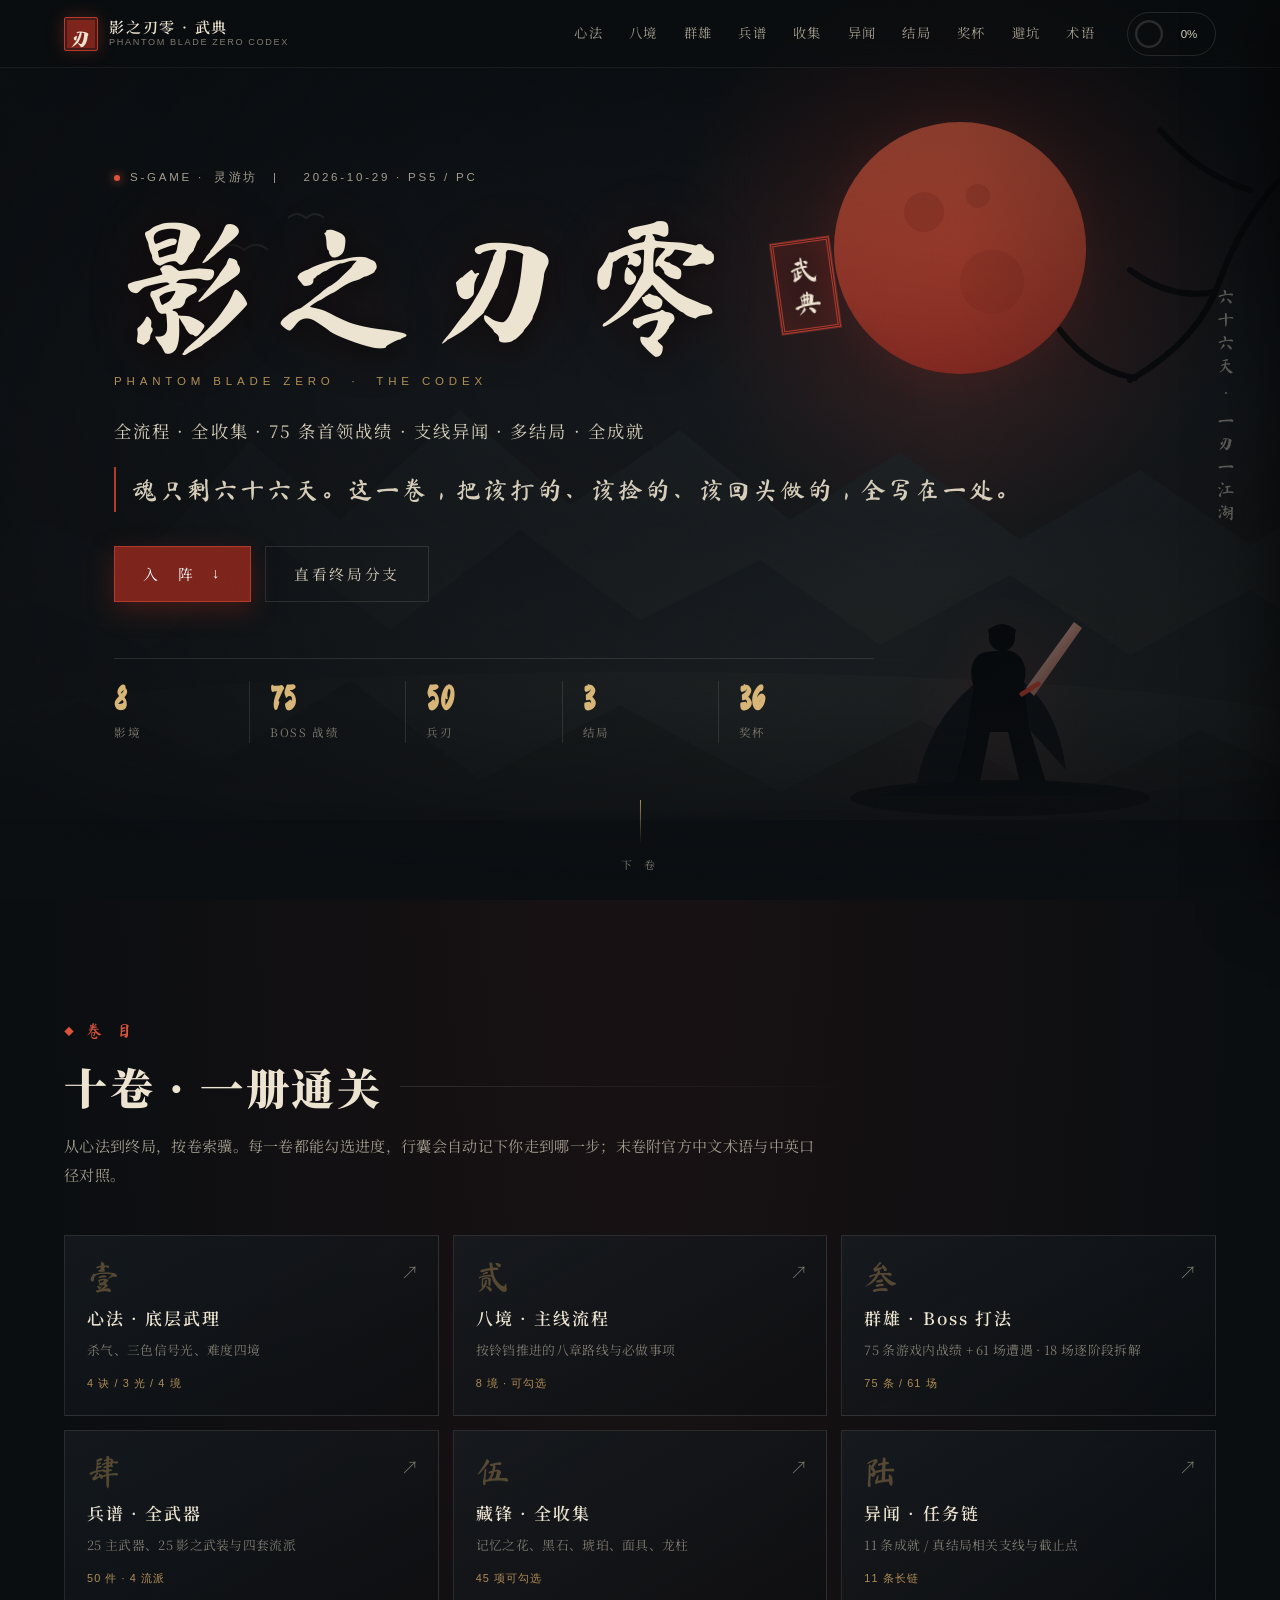
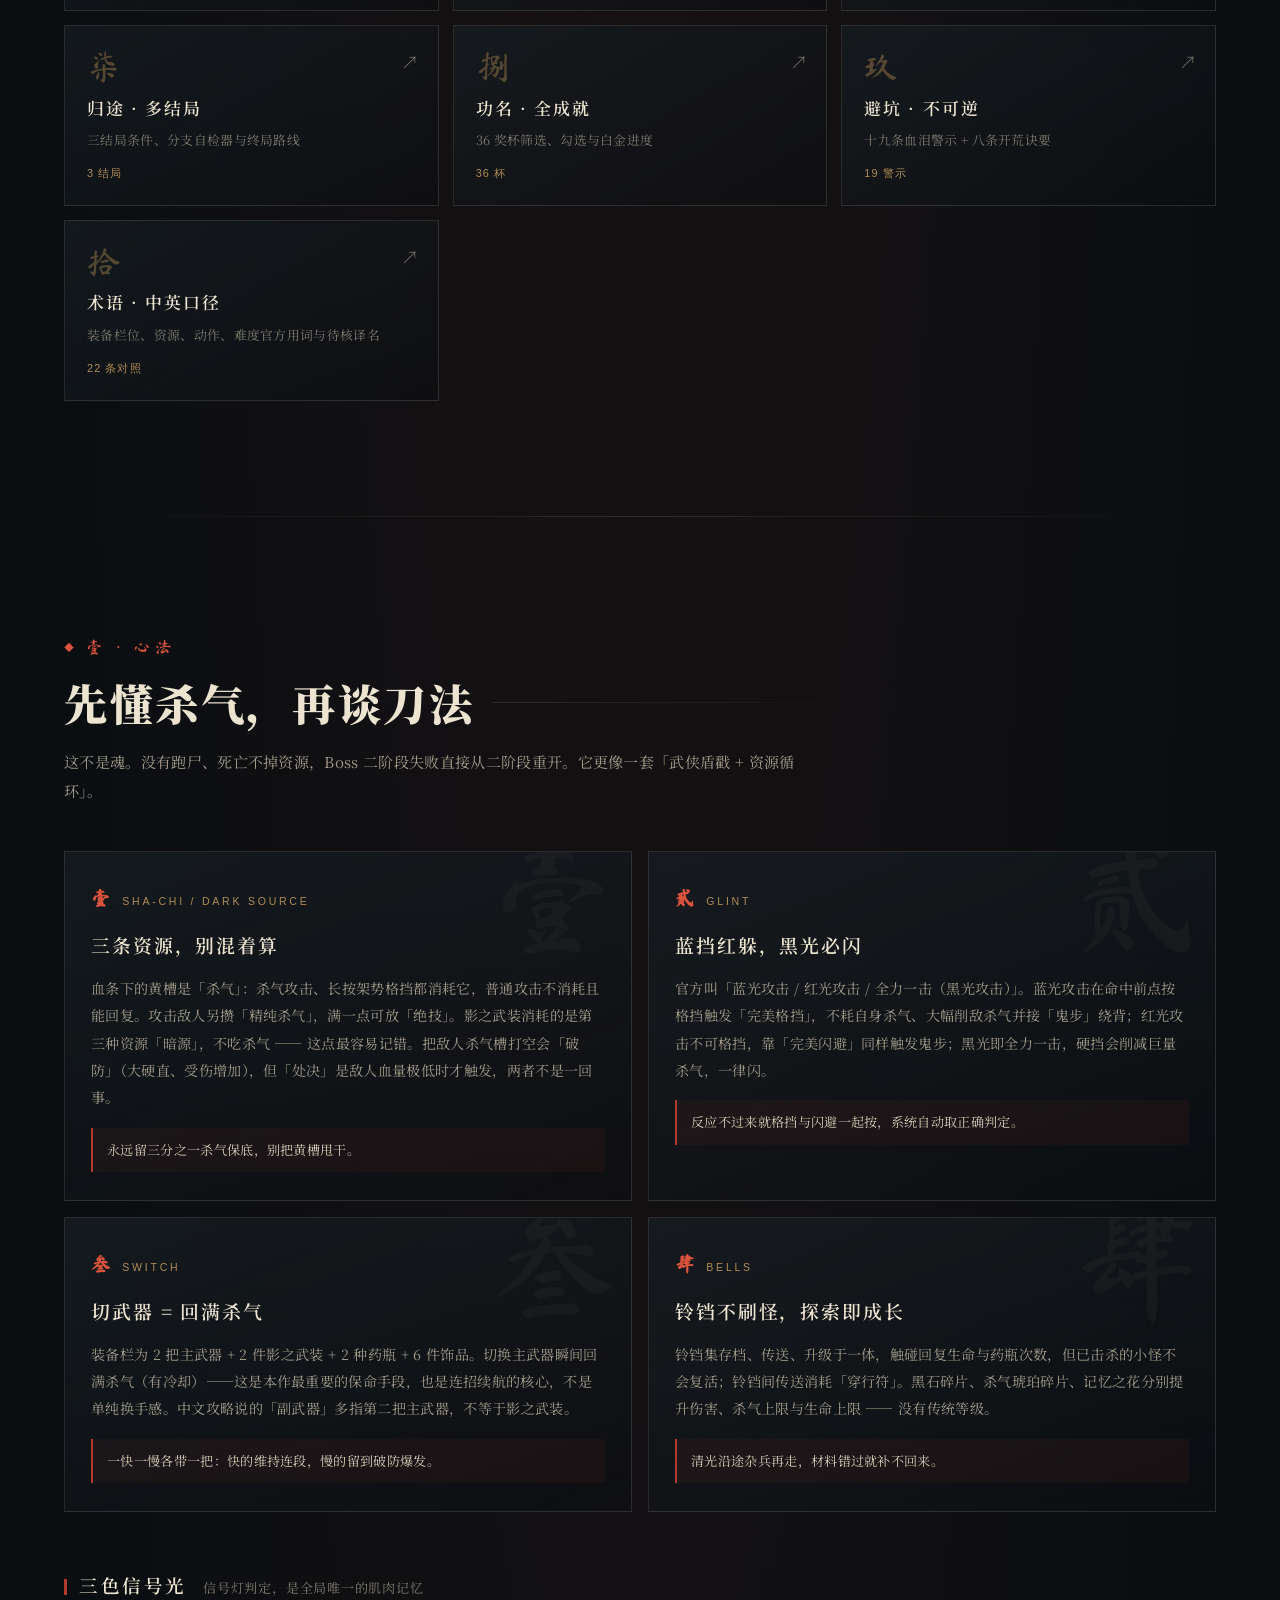
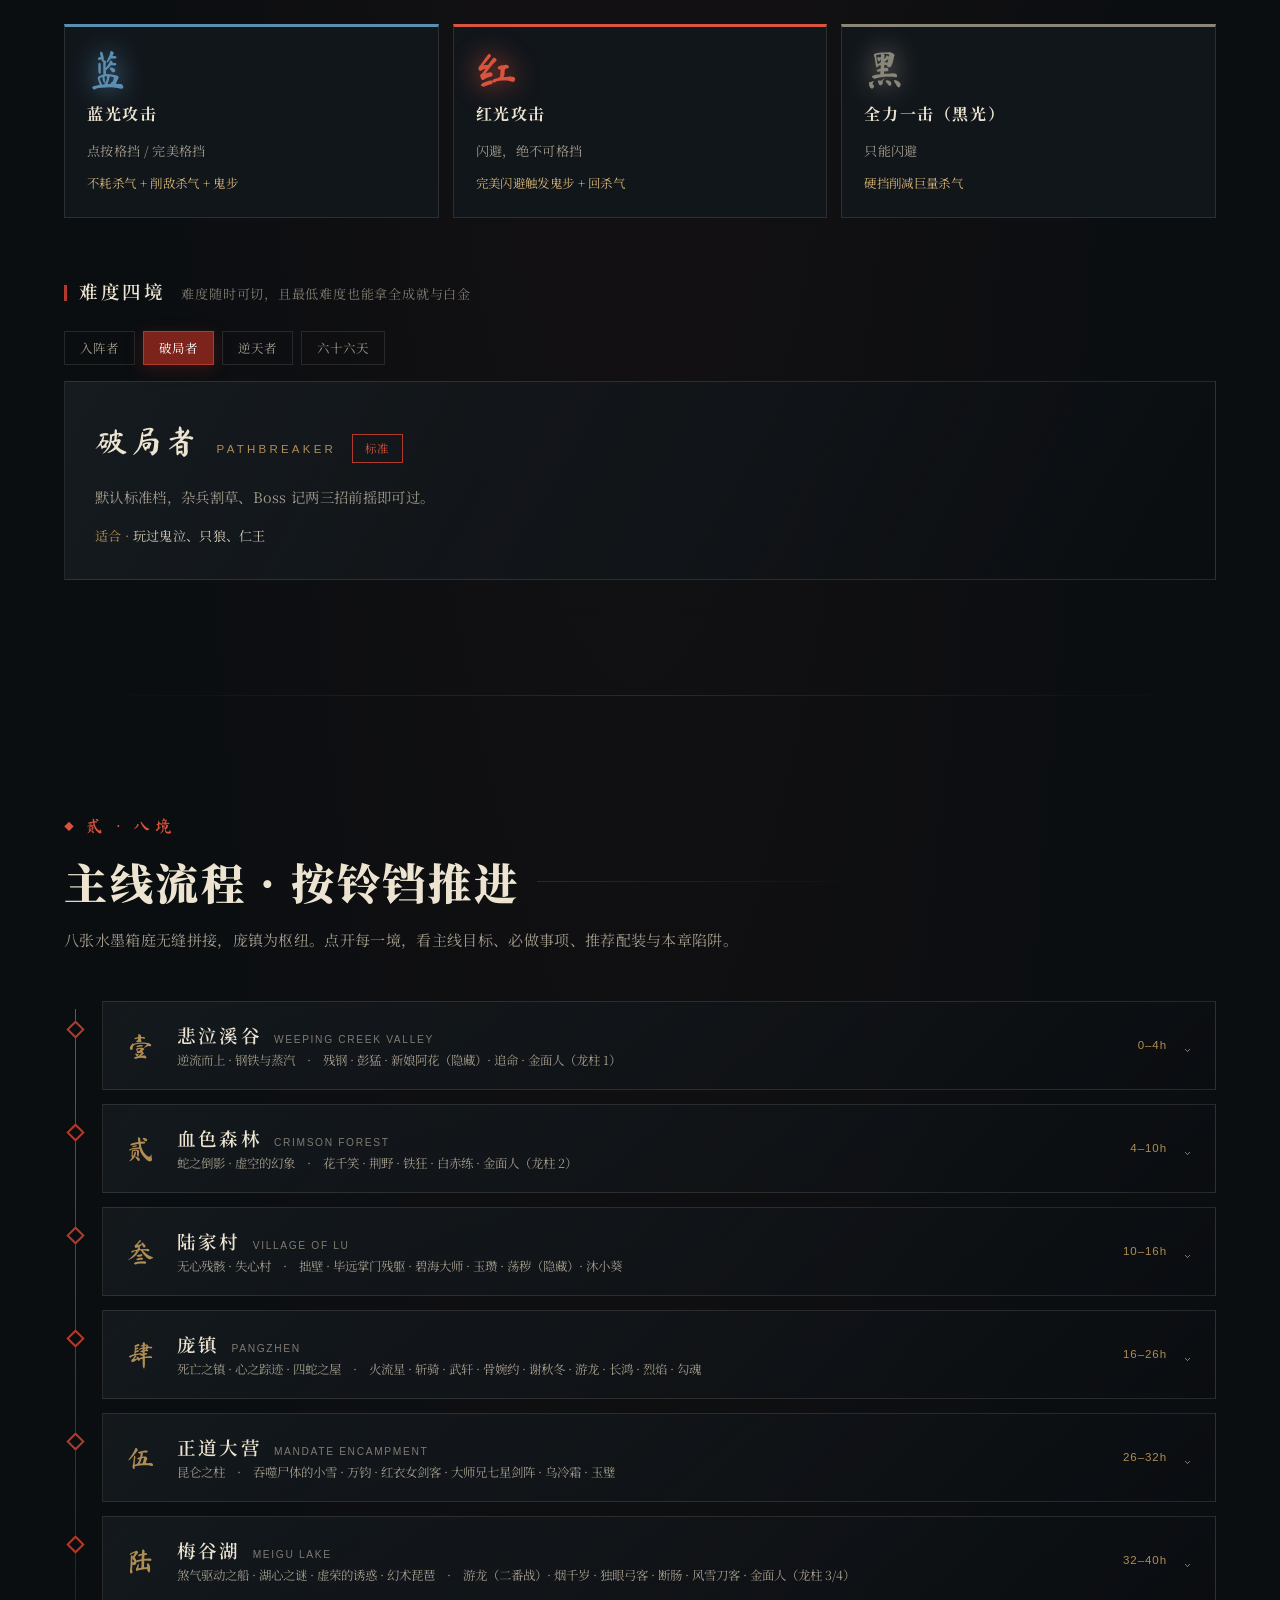
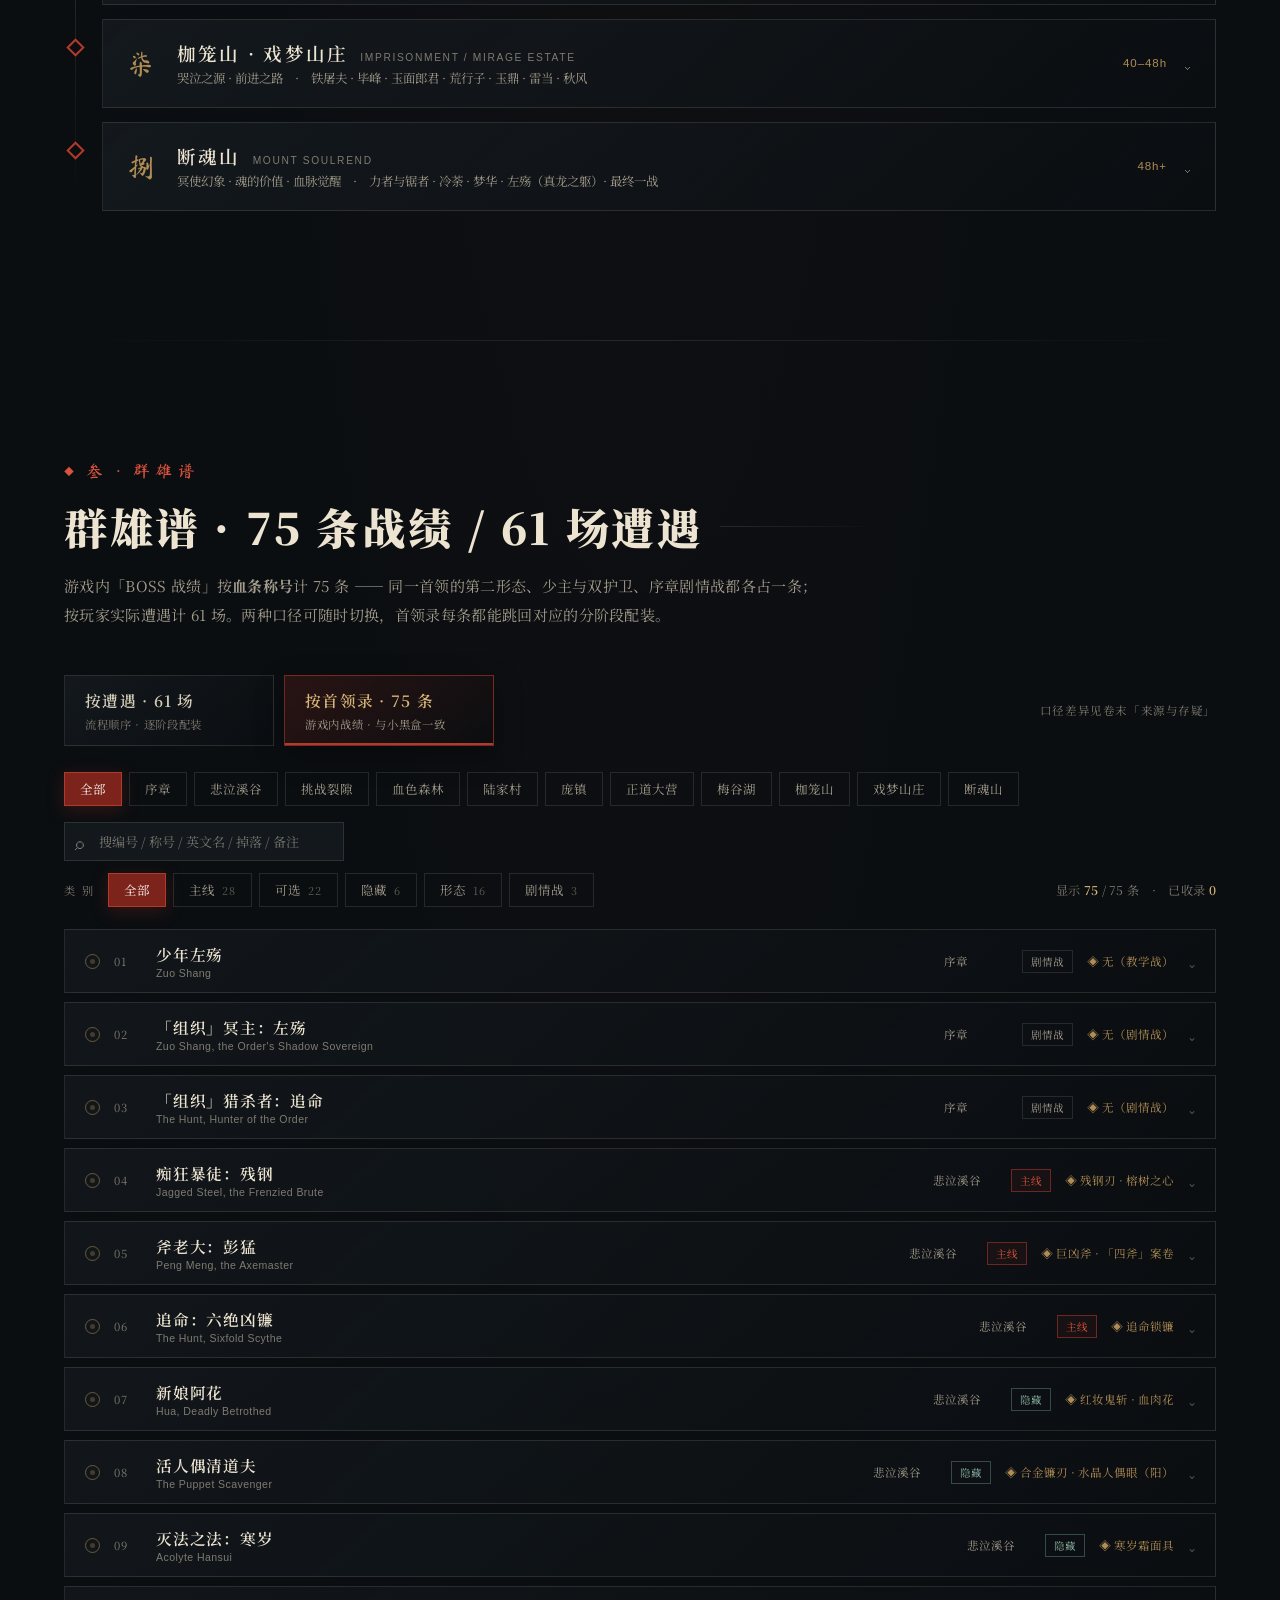
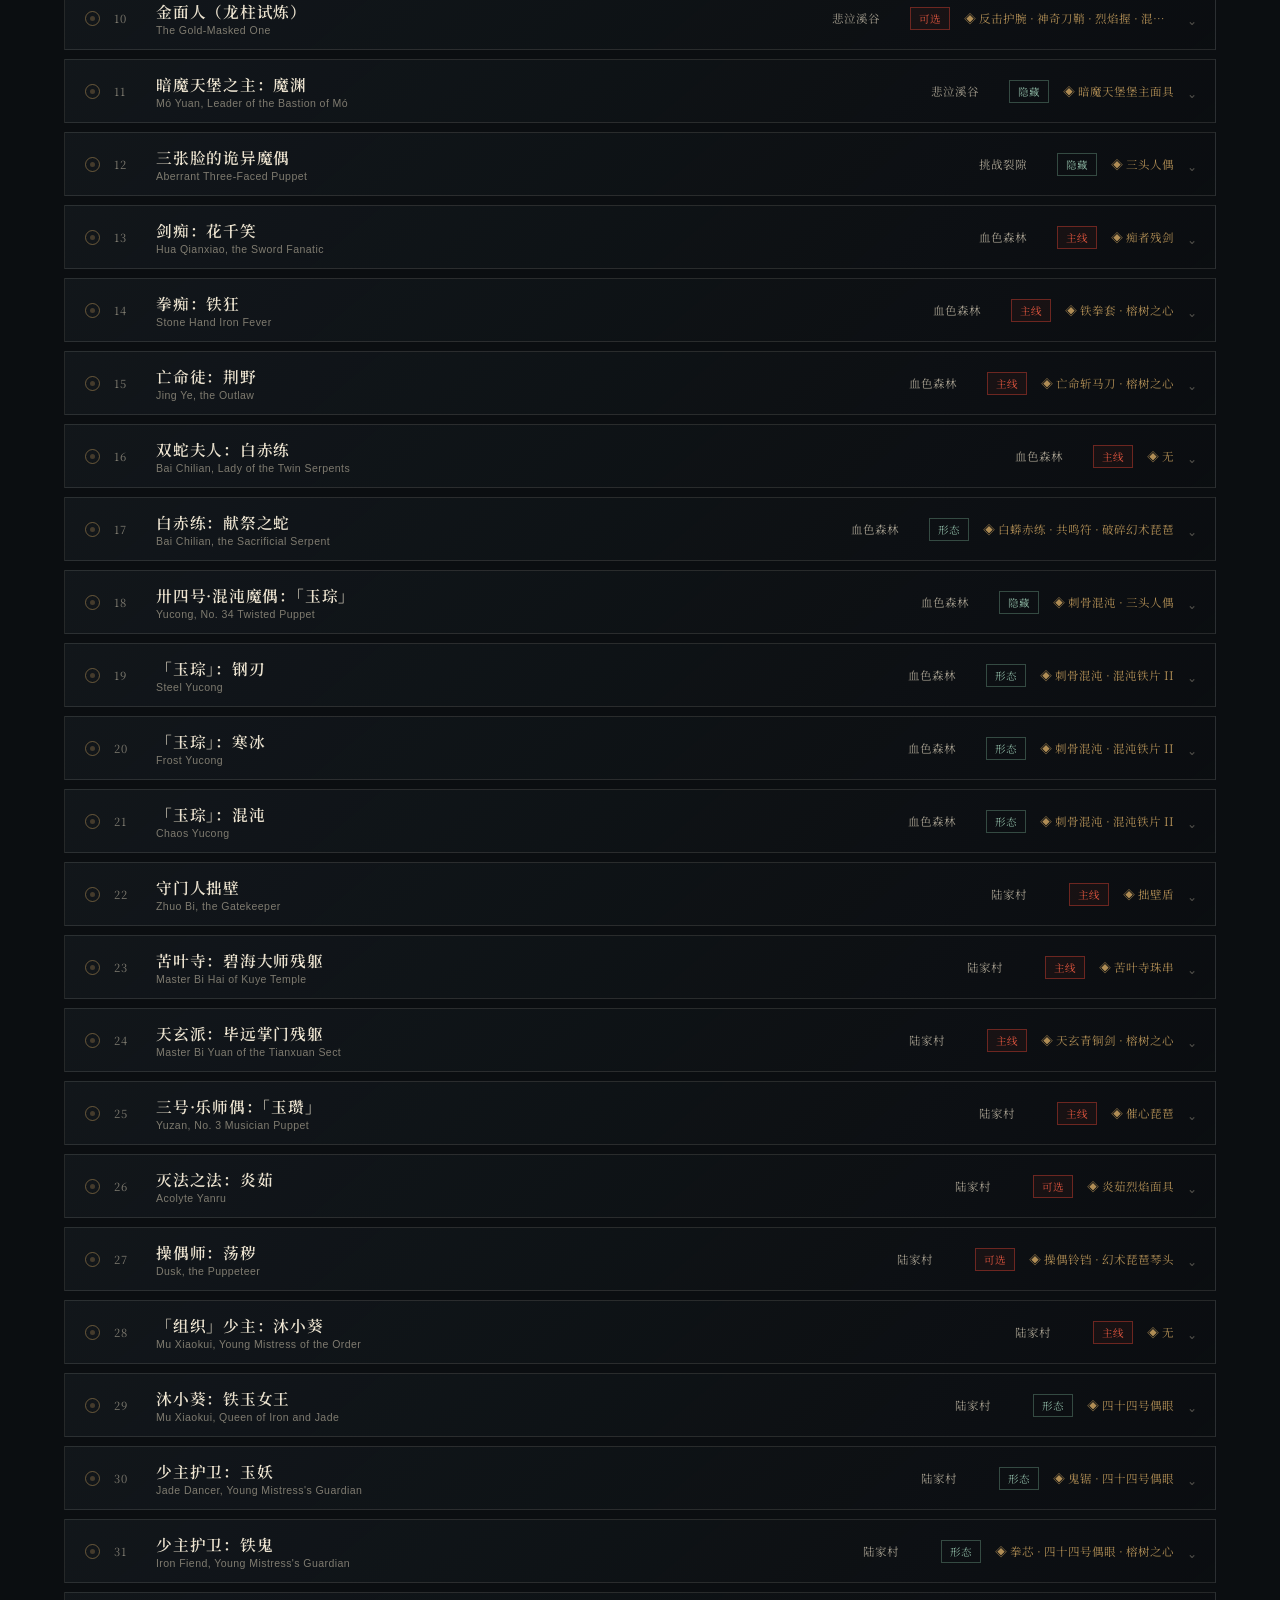
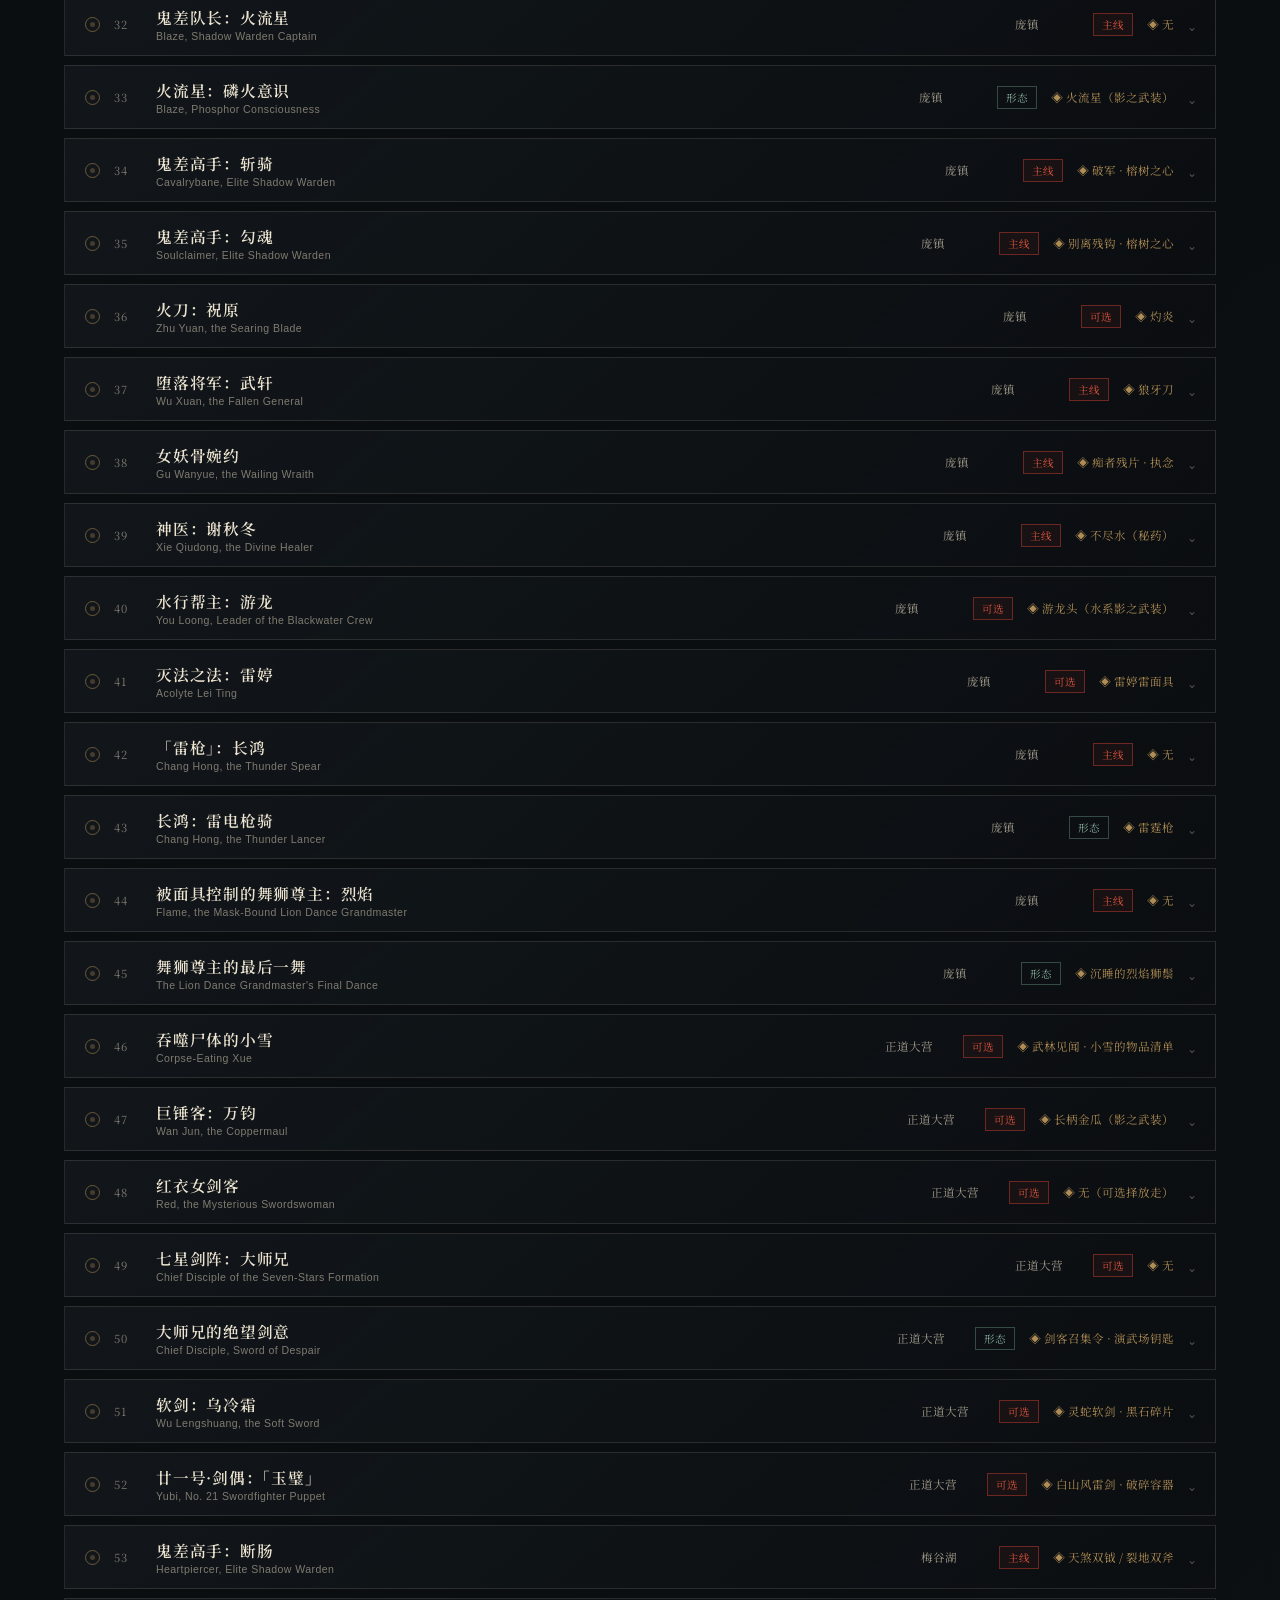
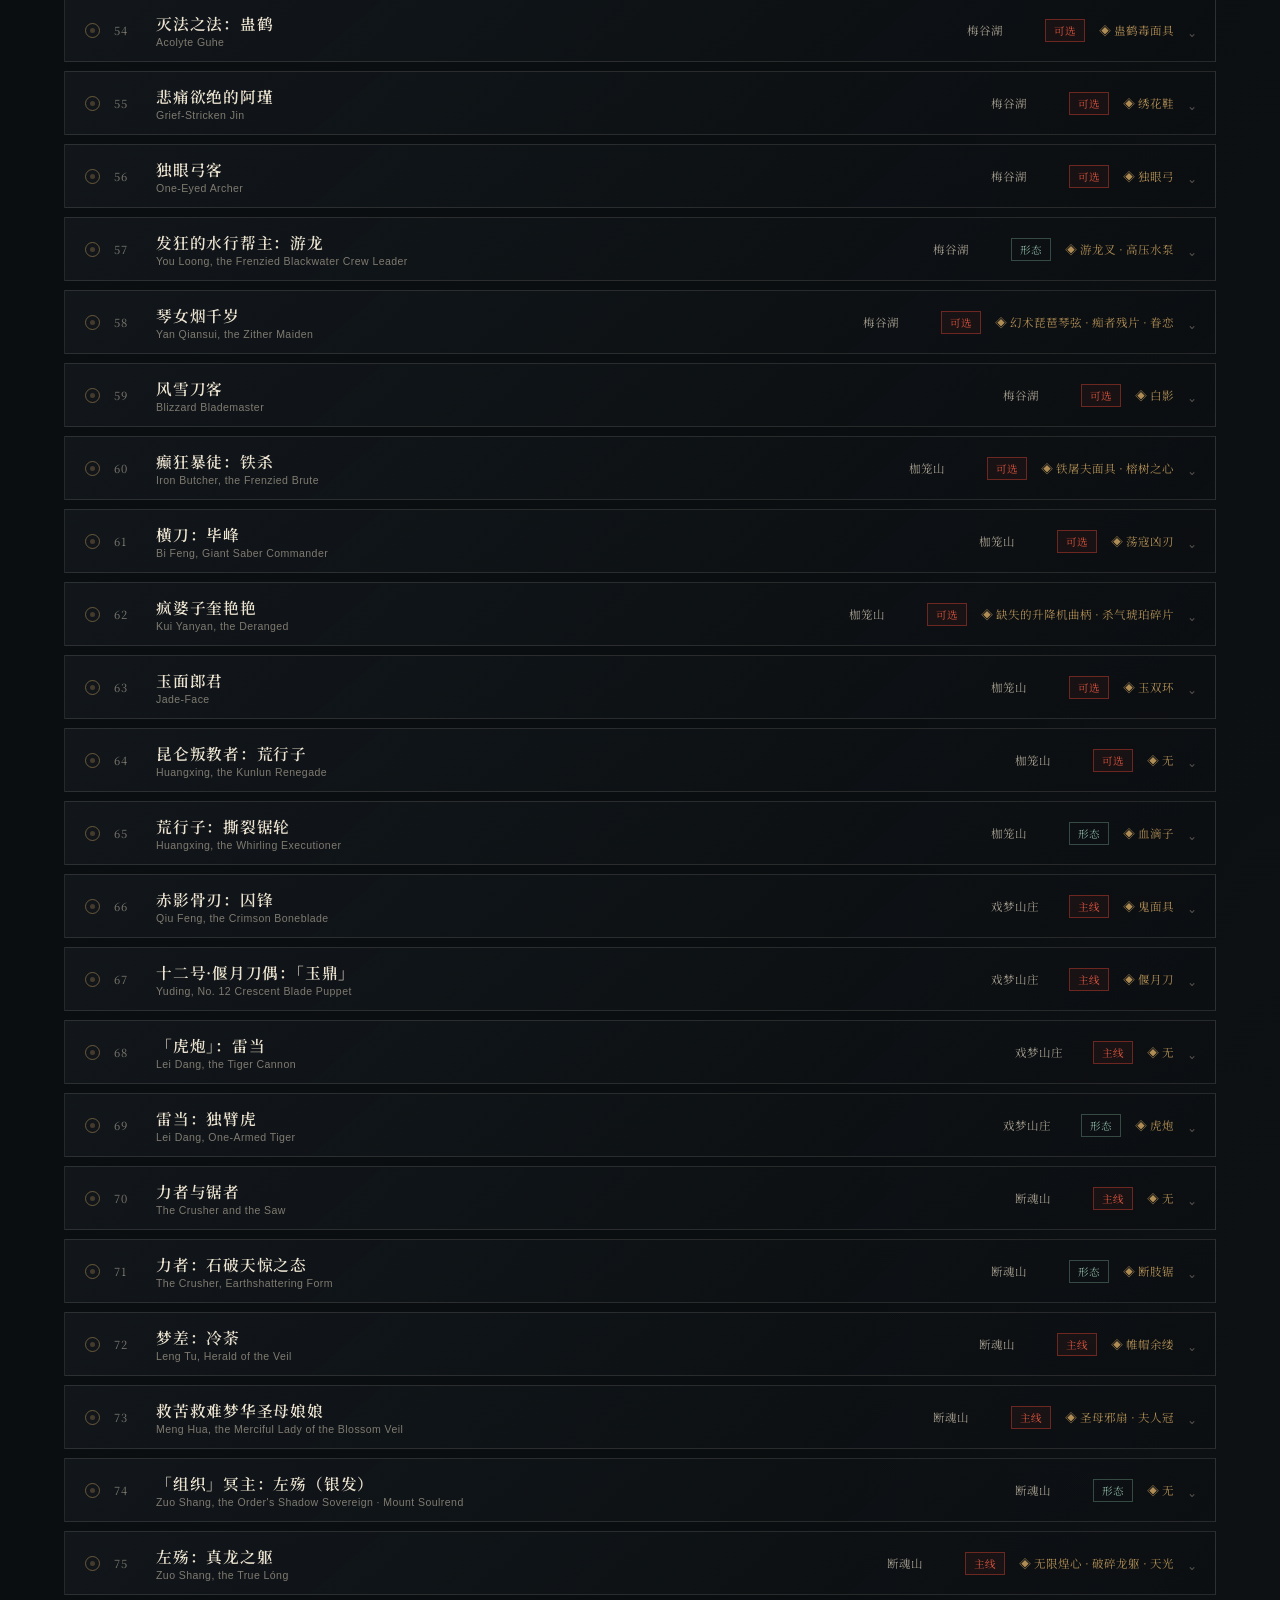
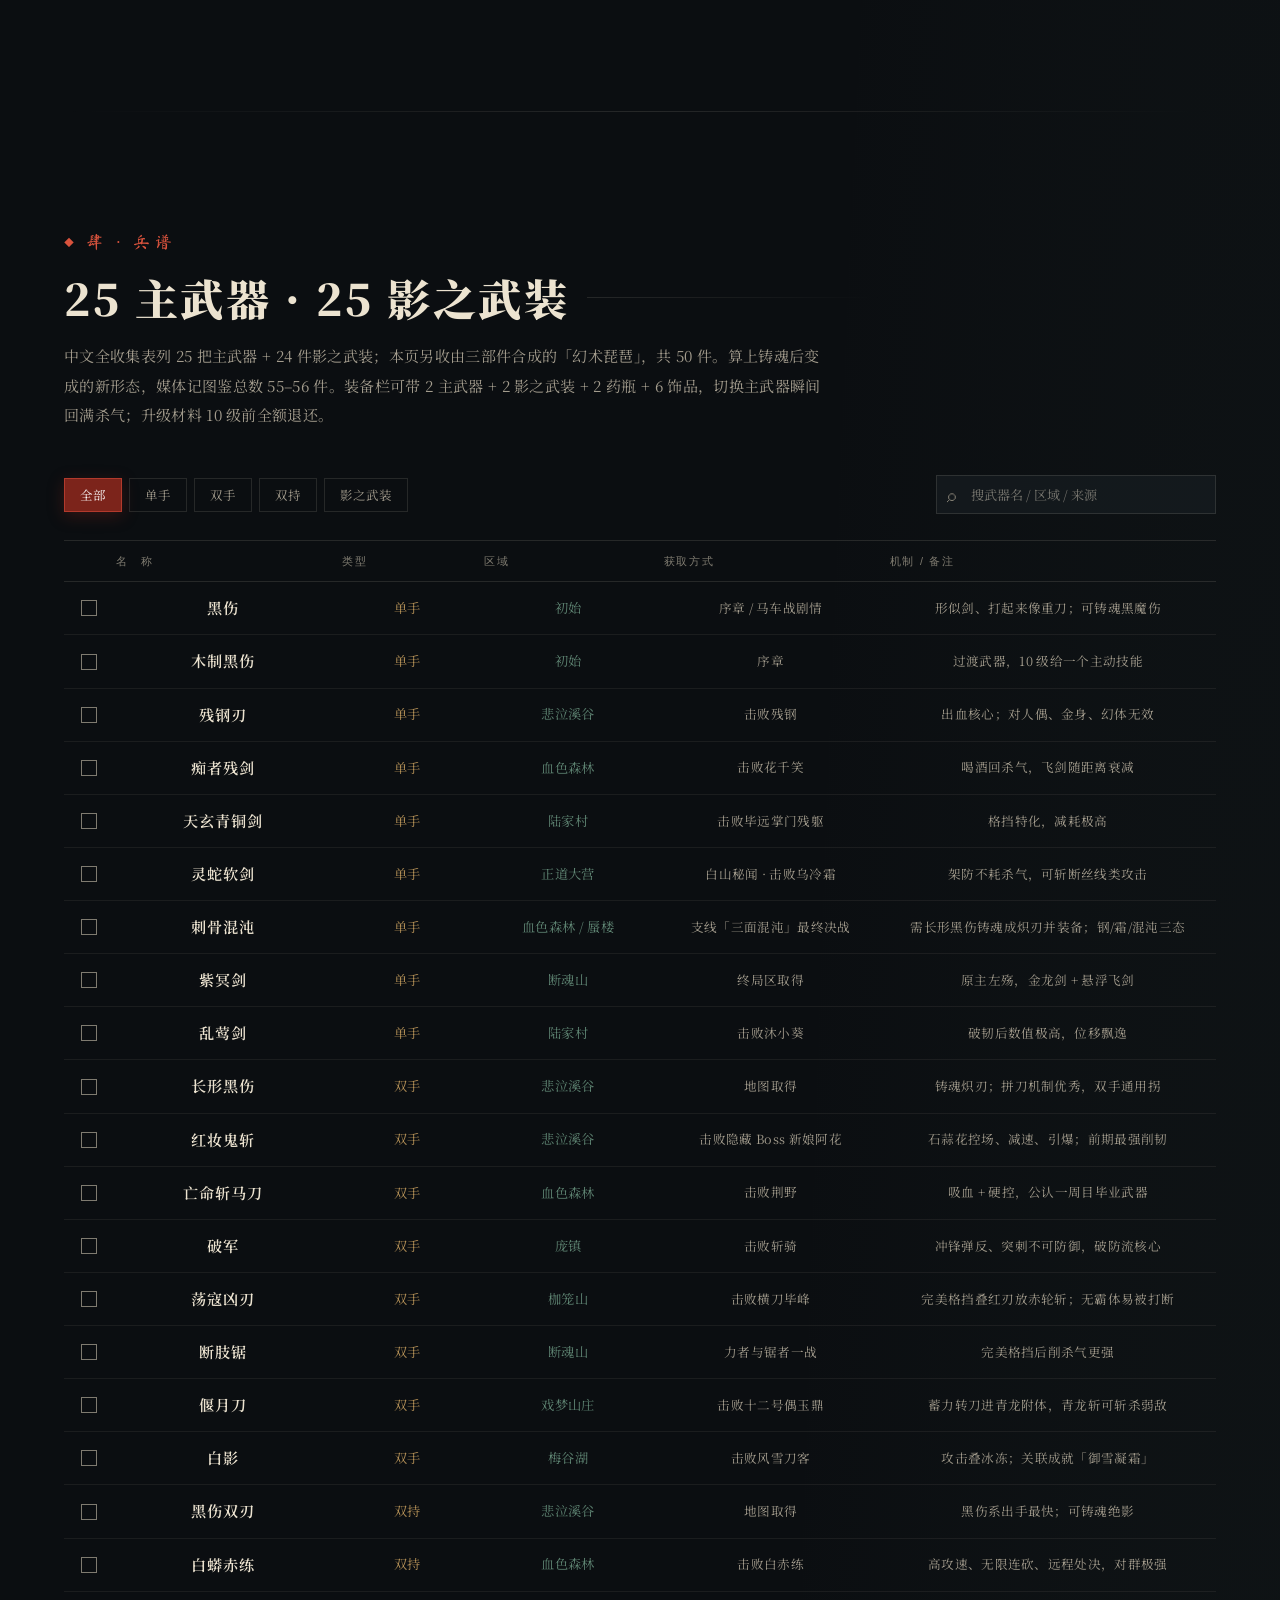
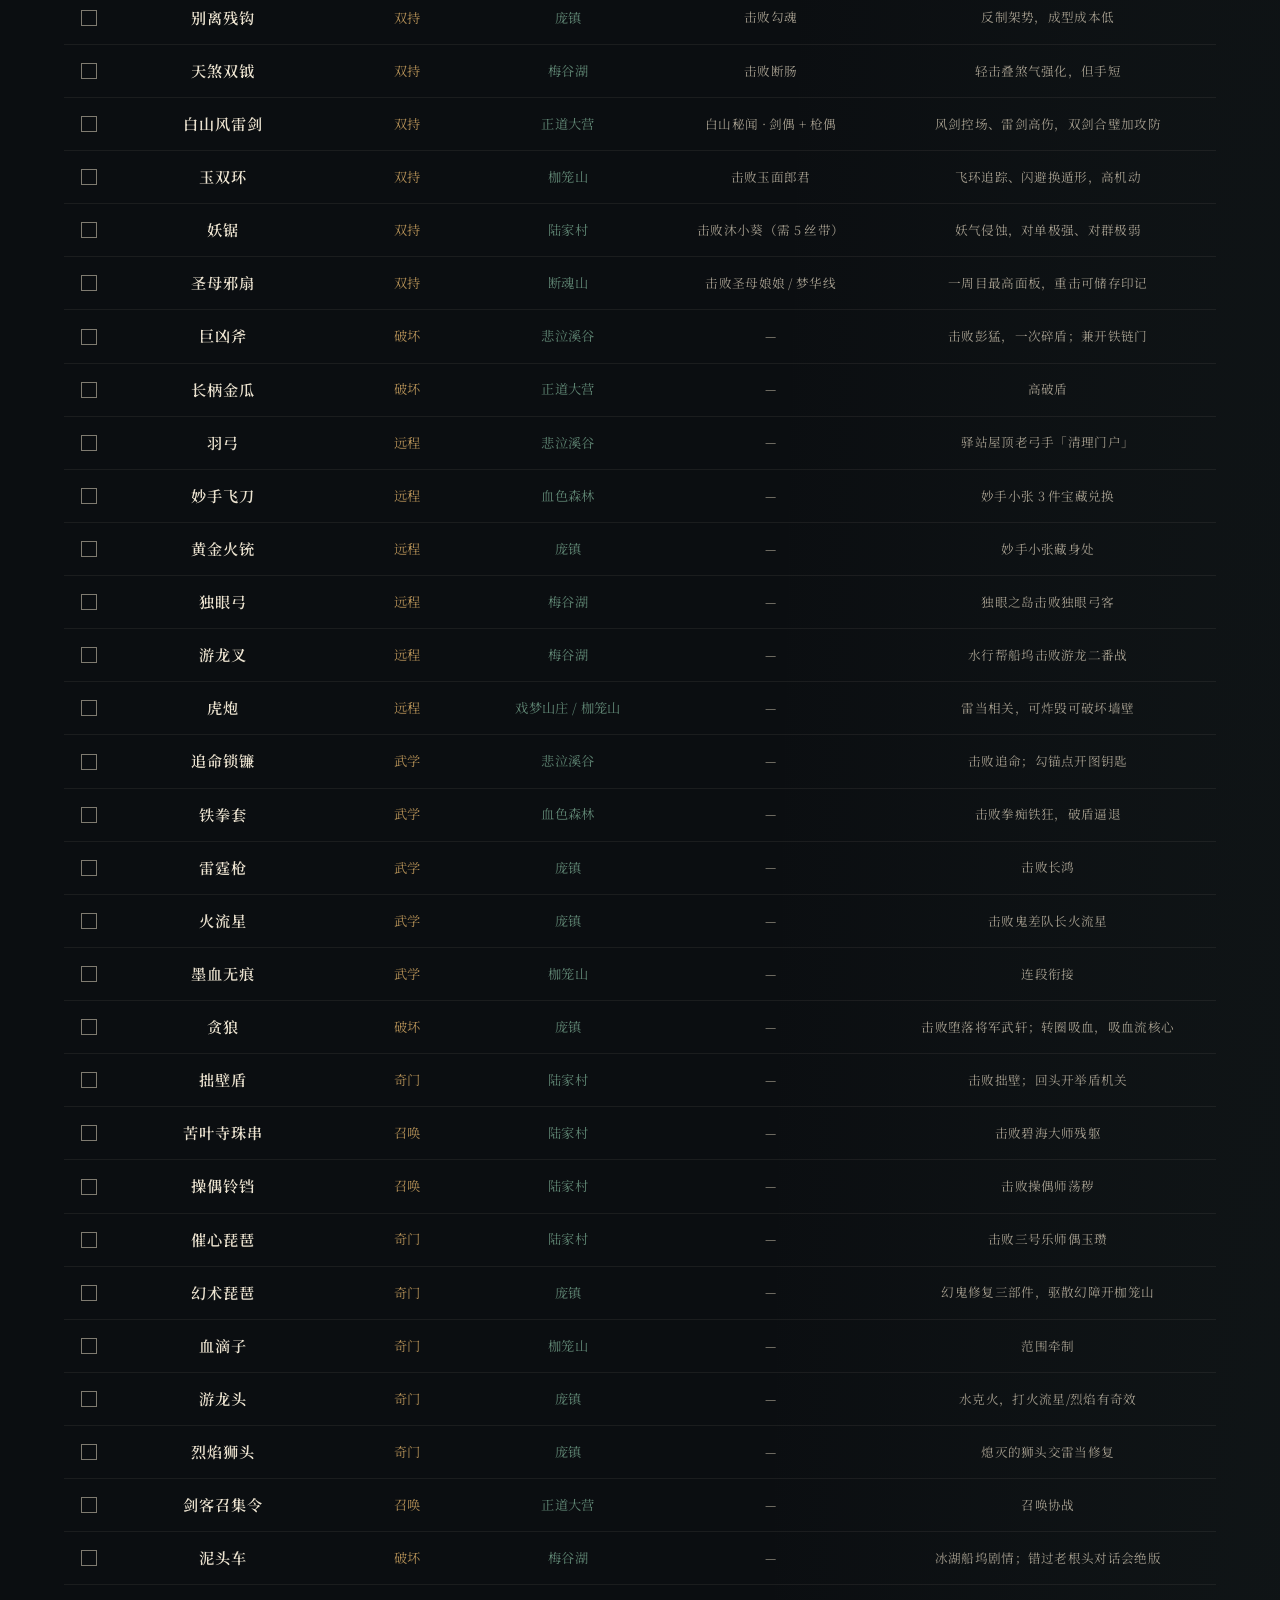
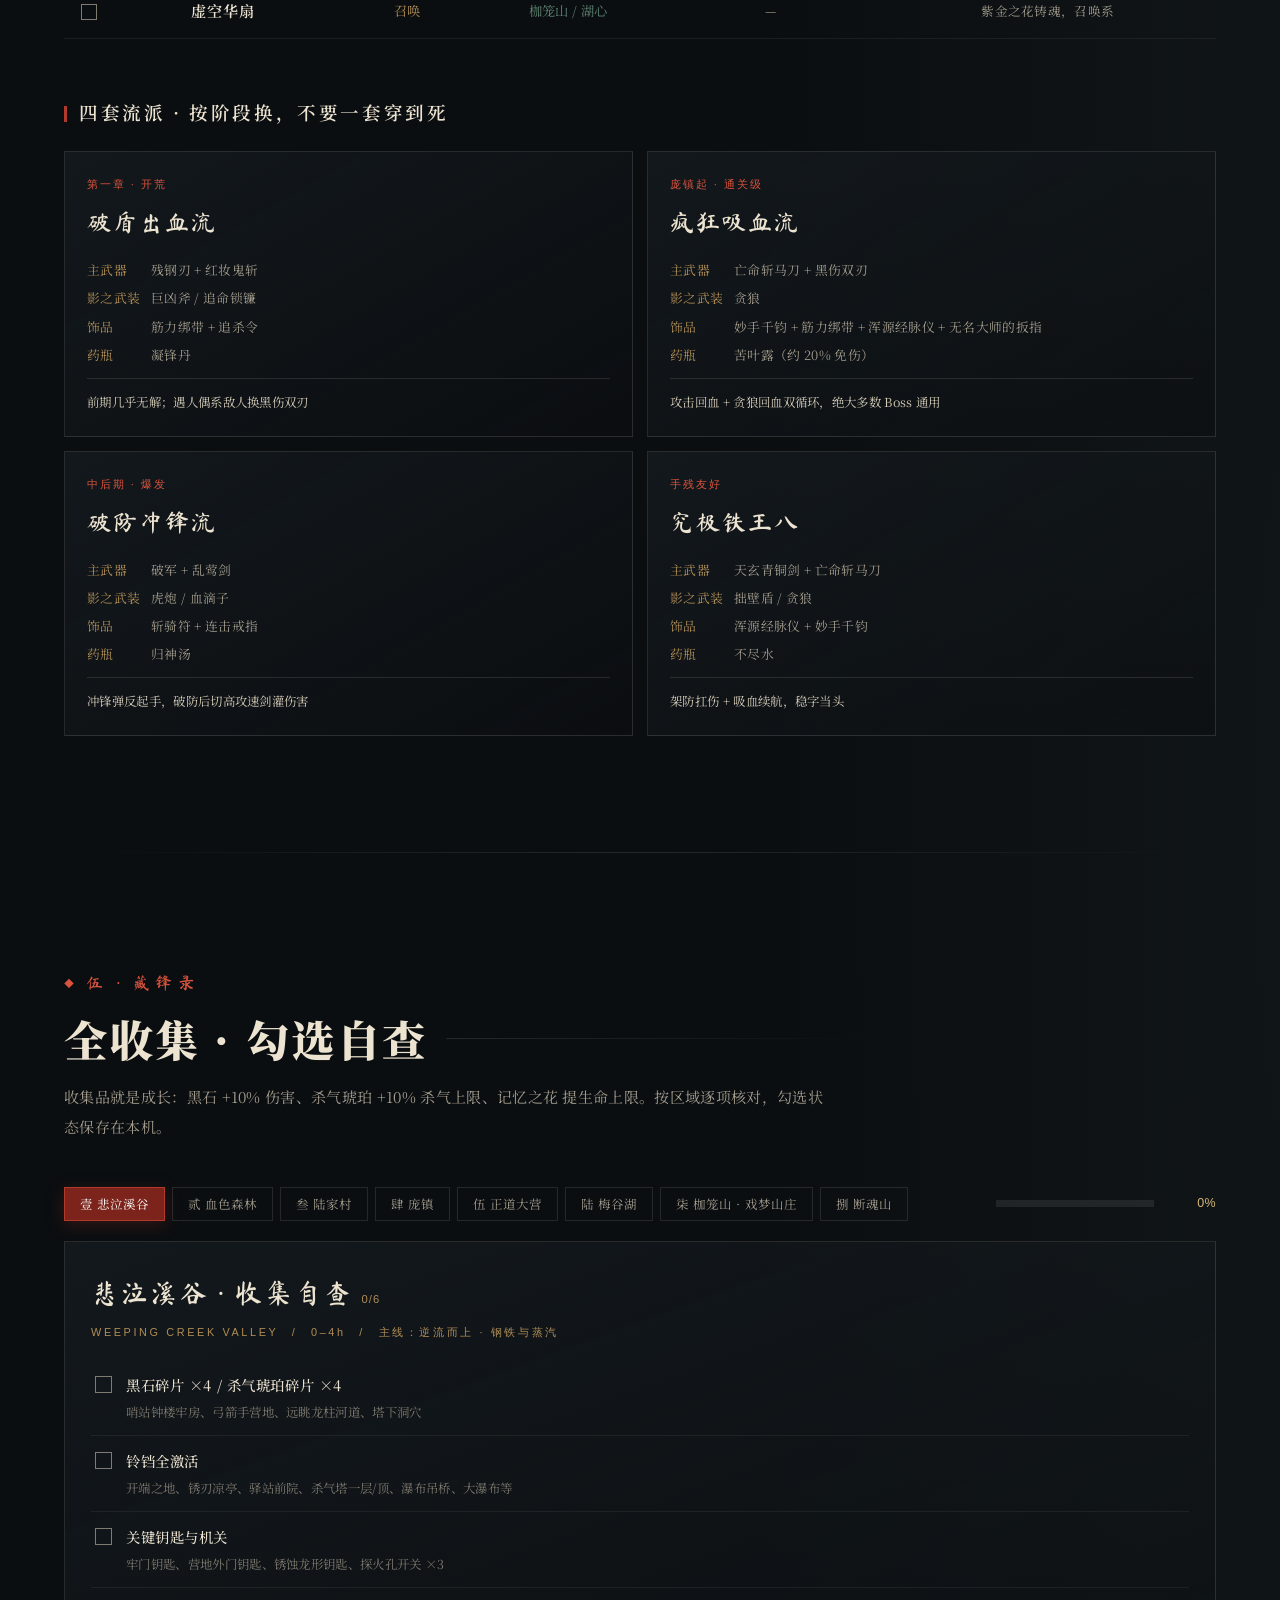
<file: index.html>
<!DOCTYPE html>
<html lang="zh-CN">
<head>
<meta charset="UTF-8">
<meta name="viewport" content="width=device-width, initial-scale=1.0">
<meta name="description" content="《影之刃零》全流程攻略武典：八境流程、全收集、75 条 BOSS 战绩与 61 场遭遇分阶段配装、支线任务链、三结局、36 奖杯、不可逆避坑清单，附官方中文术语与中英口径对照。">
<title>影之刃零 · 武典 | 全流程 · 全收集 · 全结局</title>
<link rel="icon" href="data:image/svg+xml,%3Csvg xmlns='http://www.w3.org/2000/svg' viewBox='0 0 64 64'%3E%3Crect width='64' height='64' fill='%237c241b'/%3E%3Ctext x='32' y='47' font-size='40' text-anchor='middle' fill='%23ece3d0'%3E%E5%88%83%3C/text%3E%3C/svg%3E">
<link rel="preconnect" href="https://fonts.googleapis.com">
<link rel="preconnect" href="https://fonts.gstatic.com" crossorigin>
<link href="https://fonts.googleapis.com/css2?family=Ma+Shan+Zheng&family=Noto+Serif+SC:wght@400;600;900&display=swap" rel="stylesheet">
<link rel="stylesheet" href="assets/style.css">
</head>
<body>

<!-- 开卷：刀光载入 -->
<div class="opening" id="opening" aria-hidden="true">
  <div class="opening-seal">武<br>典</div>
  <div class="opening-slash"></div>
  <div class="opening-word">入 阵</div>
</div>

<div class="grain" aria-hidden="true"></div>
<div class="scroll-progress" id="scrollProgress"></div>

<!-- 顶栏 -->
<header class="topbar" id="topbar">
  <a class="brand" href="#top" aria-label="回到卷首">
    <span class="brand-seal">刃</span>
    <span class="brand-txt"><b>影之刃零 · 武典</b><i>PHANTOM BLADE ZERO CODEX</i></span>
  </a>
  <nav class="nav" id="nav" aria-label="卷目导航">
    <a href="#xinf">心法</a>
    <a href="#liucheng">八境</a>
    <a href="#qunxiong">群雄</a>
    <a href="#bingpu">兵谱</a>
    <a href="#shouji">收集</a>
    <a href="#zhixian">异闻</a>
    <a href="#jiejv">结局</a>
    <a href="#chengjiu">奖杯</a>
    <a href="#bikeng">避坑</a>
    <a href="#shuyu">术语</a>
  </nav>
  <button class="progress-btn" id="progressBtn" aria-label="查看我的进度" title="查看我的进度">
    <svg viewBox="0 0 40 40" aria-hidden="true">
      <circle class="ring-bg" cx="20" cy="20" r="16"></circle>
      <circle class="ring-fg" id="ringFg" cx="20" cy="20" r="16"></circle>
    </svg>
    <span id="progressPct">0%</span>
  </button>
</header>

<!-- 进度抽屉 -->
<aside class="drawer" id="drawer" aria-hidden="true">
  <div class="drawer-head"><b>行囊 · 进度</b><button id="drawerClose" aria-label="关闭">✕</button></div>
  <p class="drawer-note">勾选状态只保存在本机浏览器，不上传。</p>
  <div id="drawerStats"></div>
  <button class="btn-ghost drawer-reset" id="resetProgress">清空全部勾选</button>
</aside>
<div class="drawer-mask" id="drawerMask"></div>

<!-- ============ 卷首 ============ -->
<main id="top">
<section class="hero" id="hero">
  <svg class="hero-art" viewBox="0 0 1440 900" preserveAspectRatio="xMidYMax slice" aria-hidden="true">
    <defs>
      <linearGradient id="sky" x1="0" y1="0" x2="0" y2="1">
        <stop offset="0%" stop-color="#0a0e12"/>
        <stop offset="45%" stop-color="#161a1e"/>
        <stop offset="100%" stop-color="#221a17"/>
      </linearGradient>
      <radialGradient id="moonGlow">
        <stop offset="0%" stop-color="#c8402f" stop-opacity=".55"/>
        <stop offset="55%" stop-color="#9c2f24" stop-opacity=".16"/>
        <stop offset="100%" stop-color="#9c2f24" stop-opacity="0"/>
      </radialGradient>
      <linearGradient id="moonFace" x1="0" y1="0" x2="0" y2="1">
        <stop offset="0%" stop-color="#d4593e"/>
        <stop offset="100%" stop-color="#8d2a21"/>
      </linearGradient>
      <linearGradient id="fog" x1="0" y1="0" x2="0" y2="1">
        <stop offset="0%" stop-color="#c9bda6" stop-opacity="0"/>
        <stop offset="100%" stop-color="#c9bda6" stop-opacity=".13"/>
      </linearGradient>
      <linearGradient id="blade" x1="0" y1="0" x2="1" y2="1">
        <stop offset="0%" stop-color="#f0e4cf"/>
        <stop offset="100%" stop-color="#8c2d22"/>
      </linearGradient>
    </defs>
    <rect width="1440" height="900" fill="url(#sky)"/>
    <circle cx="1040" cy="248" r="290" fill="url(#moonGlow)"/>
    <circle cx="1040" cy="248" r="126" fill="url(#moonFace)" opacity=".88"/>
    <circle cx="1004" cy="212" r="20" fill="#6d2119" opacity=".22"/>
    <circle cx="1072" cy="282" r="32" fill="#6d2119" opacity=".18"/>
    <circle cx="1058" cy="196" r="12" fill="#6d2119" opacity=".2"/>

    <!-- 远山 -->
    <path class="layer layer-3" d="M0 610 L120 520 L215 566 L330 442 L420 520 L540 410 L650 505 L760 430 L870 520 L980 452 L1100 540 L1220 470 L1330 545 L1440 480 L1440 900 L0 900 Z" fill="#1e2428" opacity=".72"/>
    <path class="layer layer-2" d="M0 680 L110 600 L230 648 L350 540 L470 630 L600 530 L720 620 L840 560 L960 645 L1090 575 L1210 655 L1330 590 L1440 660 L1440 900 L0 900 Z" fill="#151b20" opacity=".9"/>
    <!-- 近山 -->
    <path class="layer layer-1" d="M0 790 L160 700 L300 762 L430 680 L560 780 L700 705 L860 792 L1000 720 L1140 800 L1280 730 L1440 805 L1440 900 L0 900 Z" fill="#0b1014"/>

    <!-- 雾带 -->
    <rect class="fogband" x="0" y="520" width="1440" height="300" fill="url(#fog)"/>
    <ellipse cx="720" cy="742" rx="720" ry="70" fill="#b9ad96" opacity=".045"/>

    <!-- 飞鸟 -->
    <g fill="none" stroke="#8e887a" stroke-width="2" opacity=".35">
      <path d="M300 250 q12 -10 24 0 q12 -10 24 0"/>
      <path d="M368 218 q9 -8 18 0 q9 -8 18 0"/>
      <path d="M262 292 q8 -7 16 0 q8 -7 16 0"/>
    </g>

    <!-- 枯枝 -->
    <g stroke="#05080a" stroke-width="6" fill="none" opacity=".85" stroke-linecap="round">
      <path d="M1440 120 Q1340 170 1300 280 Q1280 340 1210 380"/>
      <path d="M1330 190 Q1280 175 1240 130"/>
      <path d="M1295 292 Q1250 300 1210 270"/>
      <path d="M1215 378 Q1170 370 1140 330"/>
    </g>

    <!-- 剑客剪影 -->
    <g class="swordsman" transform="translate(1080 780)">
      <ellipse cx="0" cy="18" rx="150" ry="18" fill="#05080a" opacity=".75"/>
      <path d="M-120 16 Q-70 -6 -10 4 Q50 -8 118 16 Z" fill="#070b0e"/>
      <path d="M-14 -128 C-28 -126 -31 -110 -27 -96 L-34 -44 L-46 2 L-20 2 L-10 -48 L8 -48 L20 2 L46 2 L30 -50 L24 -98 C29 -112 22 -130 4 -130 Z" fill="#05080a"/>
      <path d="M-26 -96 Q-72 -58 -84 6 L-46 2 L-34 -44 Z" fill="#0d1216"/>
      <path d="M24 -98 Q58 -70 66 -10 L30 -50 Z" fill="#0d1216"/>
      <path d="M26 -92 L74 -158 L82 -152 L34 -84 Z" fill="url(#blade)" opacity=".92"/>
      <path d="M22 -86 L38 -96" stroke="#c8402f" stroke-width="5" stroke-linecap="round"/>
      <circle cx="2" cy="-142" r="13" fill="#05080a"/>
      <path d="M-12 -150 Q2 -162 16 -150 L14 -142 Q2 -150 -10 -142 Z" fill="#05080a"/>
    </g>
  </svg>

  <div class="hero-petals" id="heroPetals" aria-hidden="true"></div>
  <div class="hero-vignette" aria-hidden="true"></div>

  <div class="hero-content">
    <div class="hero-eyebrow"><span class="dot"></span> S-GAME ·<span class="eb-cn"> 灵游坊　|　</span> 2026-10-29 · PS5 / PC</div>
    <div class="hero-title-wrap">
      <h1 class="hero-title" id="heroTitle" aria-label="影之刃零">影之刃零</h1>
      <div class="hero-seal">武<br>典</div>
    </div>
    <div class="hero-en">PHANTOM BLADE ZERO　·　THE CODEX</div>
    <p class="hero-sub">全流程 · 全收集 · 75 条首领战绩 · 支线异闻 · 多结局 · 全成就</p>
    <p class="hero-quote" id="heroQuote"></p>
    <div class="hero-actions">
      <a class="btn-primary" href="#mulu">入　阵 <span>↓</span></a>
      <a class="btn-line" href="#jiejv">直看终局分支</a>
    </div>
    <div class="hero-stats" id="heroStats"></div>
  </div>
  <div class="hero-scroll"><span></span>下 卷</div>
  <div class="hero-side">六十六天 · 一刃一江湖</div>
</section>

<!-- ============ 卷目 ============ -->
<section class="sec sec-mulu" id="mulu">
  <div class="sec-head reveal">
    <div class="sec-index">卷 目</div>
    <h2>十卷 · 一册通关</h2>
    <p>从心法到终局，按卷索骥。每一卷都能勾选进度，行囊会自动记下你走到哪一步；末卷附官方中文术语与中英口径对照。</p>
  </div>
  <div class="mulu-grid" id="muluGrid"></div>
</section>

<!-- ============ 壹 心法 ============ -->
<section class="sec" id="xinf">
  <div class="sec-head reveal">
    <div class="sec-index">壹 · 心法</div>
    <h2>先懂杀气，再谈刀法</h2>
    <p>这不是魂。没有跑尸、死亡不掉资源，Boss 二阶段失败直接从二阶段重开。它更像一套「武侠盾戳 + 资源循环」。</p>
  </div>
  <div class="mech-grid" id="mechGrid"></div>

  <div class="subhead reveal"><span>三色信号光</span><i>信号灯判定，是全局唯一的肌肉记忆</i></div>
  <div class="signal-row" id="signalRow"></div>

  <div class="subhead reveal"><span>难度四境</span><i>难度随时可切，且最低难度也能拿全成就与白金</i></div>
  <div class="diff-tabs" id="diffTabs"></div>
  <div class="diff-panel" id="diffPanel"></div>
</section>

<!-- ============ 贰 八境流程 ============ -->
<section class="sec" id="liucheng">
  <div class="sec-head reveal">
    <div class="sec-index">贰 · 八境</div>
    <h2>主线流程 · 按铃铛推进</h2>
    <p>八张水墨箱庭无缝拼接，庞镇为枢纽。点开每一境，看主线目标、必做事项、推荐配装与本章陷阱。</p>
  </div>
  <div class="route-line" id="routeLine"></div>
</section>

<!-- ============ 叁 群雄谱 ============ -->
<section class="sec" id="qunxiong">
  <div class="sec-head reveal">
    <div class="sec-index">叁 · 群雄谱</div>
    <h2>群雄谱 · 75 条战绩 / 61 场遭遇</h2>
    <p>游戏内「BOSS 战绩」按<b>血条称号</b>计 75 条 —— 同一首领的第二形态、少主与双护卫、序章剧情战都各占一条；按玩家实际遭遇计 61 场。两种口径可随时切换，首领录每条都能跳回对应的分阶段配装。</p>
  </div>
  <div class="view-switch reveal" id="bossViewSwitch">
    <button class="vs-btn" data-bv="encounter"><b>按遭遇 · 61 场</b><i>流程顺序 · 逐阶段配装</i></button>
    <button class="vs-btn on" data-bv="codex"><b>按首领录 · 75 条</b><i>游戏内战绩 · 与小黑盒一致</i></button>
    <span class="vs-note">口径差异见卷末「来源与存疑」</span>
  </div>

  <div id="bossEncounterView" hidden>
    <div class="toolbar reveal">
      <div class="chips" id="bossRegionChips"></div>
      <div class="search-wrap">
        <span class="search-ico">⌕</span>
        <input type="search" id="bossSearch" placeholder="搜编号 / 首领 / 英文名 / 掉落（按 / 聚焦）" autocomplete="off">
      </div>
    </div>
    <div class="toolbar toolbar-2 reveal">
      <span class="chip-label">类 别</span>
      <div class="chips" id="bossCatChips"></div>
      <div class="boss-count" id="bossCount"></div>
    </div>
    <div class="boss-list" id="bossList"></div>
  </div>

  <div id="bossCodexView">
    <div class="toolbar reveal">
      <div class="chips" id="codexChapterChips"></div>
      <div class="search-wrap">
        <span class="search-ico">⌕</span>
        <input type="search" id="codexSearch" placeholder="搜编号 / 称号 / 英文名 / 掉落 / 备注" autocomplete="off">
      </div>
    </div>
    <div class="toolbar toolbar-2 reveal">
      <span class="chip-label">类 别</span>
      <div class="chips" id="codexCatChips"></div>
      <div class="boss-count" id="codexCount"></div>
    </div>
    <div class="codex-list" id="codexList"></div>
  </div>
</section>

<!-- ============ 肆 兵谱 ============ -->
<section class="sec" id="bingpu">
  <div class="sec-head reveal">
    <div class="sec-index">肆 · 兵谱</div>
    <h2>25 主武器 · 25 影之武装</h2>
    <p>中文全收集表列 25 把主武器 + 24 件影之武装；本页另收由三部件合成的「幻术琵琶」，共 50 件。算上铸魂后变成的新形态，媒体记图鉴总数 55–56 件。装备栏可带 2 主武器 + 2 影之武装 + 2 药瓶 + 6 饰品，切换主武器瞬间回满杀气；升级材料 10 级前全额退还。</p>
  </div>
  <div class="toolbar reveal">
    <div class="chips" id="weaponTabs"></div>
    <div class="search-wrap">
      <span class="search-ico">⌕</span>
      <input type="search" id="weaponSearch" placeholder="搜武器名 / 区域 / 来源" autocomplete="off">
    </div>
  </div>
  <div class="weapon-table" id="weaponTable"></div>
  <div class="subhead reveal"><span>四套流派 · 按阶段换，不要一套穿到死</span></div>
  <div class="build-grid" id="buildGrid"></div>
</section>

<!-- ============ 伍 全收集 ============ -->
<section class="sec" id="shouji">
  <div class="sec-head reveal">
    <div class="sec-index">伍 · 藏锋录</div>
    <h2>全收集 · 勾选自查</h2>
    <p>收集品就是成长：黑石 +10% 伤害、杀气琥珀 +10% 杀气上限、记忆之花 提生命上限。按区域逐项核对，勾选状态保存在本机。</p>
  </div>
  <div class="collect-head reveal">
    <div class="chips" id="collectTabs"></div>
    <div class="collect-meter"><div class="meter-bar"><i id="collectBar"></i></div><b id="collectPct">0%</b></div>
  </div>
  <div class="collect-panel" id="collectPanel"></div>
</section>

<!-- ============ 陆 异闻支线 ============ -->
<section class="sec" id="zhixian">
  <div class="sec-head reveal">
    <div class="sec-index">陆 · 异闻</div>
    <h2>任务完成流程 · 11 条必清链</h2>
    <p>全成就其实只由 11 条支线决定，与 100% 全收集不是一回事。紫色图标异闻更是真结局的硬前置，每条都标了截止点。</p>
  </div>
  <div class="quest-list" id="questList"></div>
</section>

<!-- ============ 柒 结局 ============ -->
<section class="sec" id="jiejv">
  <div class="sec-head reveal">
    <div class="sec-index">柒 · 归途</div>
    <h2>三结局 · 判定在冷荼战开打那一刻</h2>
    <p>拨动下面两个开关，先看你会走到哪一条终局；再对照卡片抄一遍前置清单。</p>
  </div>

  <div class="ending-check reveal">
    <div class="check-left">
      <div class="check-title">终局自检器</div>
      <label class="switch-row"><span><b>湖心秘密</b><i>完成并与虚空对话</i></span><input type="checkbox" id="swLake" checked><em class="switch"></em></label>
      <label class="switch-row"><span><b>血脉觉醒</b><i>5 根龙柱试炼全胜</i></span><input type="checkbox" id="swPillar" checked><em class="switch"></em></label>
      <p class="check-hint">结局锁定于与冷荼战斗开始之时，之后再补任务无效。</p>
    </div>
    <div class="check-result" id="checkResult"></div>
  </div>

  <div class="ending-flow reveal" id="endingFlow"></div>
  <div class="ending-cards" id="endingCards"></div>
</section>

<!-- ============ 捌 奖杯 ============ -->
<section class="sec" id="chengjiu">
  <div class="sec-head reveal">
    <div class="sec-index">捌 · 功名</div>
    <h2>36 奖杯 · 一周目可白金</h2>
    <p>1 白金 / 3 金 / 14 银 / 18 铜，其中多数为隐藏奖杯（媒体统计称 19 个，口径略有出入）。最低难度同样可全成就，卡关随时切「入阵者」不亏。</p>
  </div>
  <div class="toolbar reveal">
    <div class="chips" id="trophyTabs"></div>
    <div class="search-wrap">
      <span class="search-ico">⌕</span>
      <input type="search" id="trophySearch" placeholder="搜奖杯名 / 说明" autocomplete="off">
    </div>
  </div>
  <div class="trophy-meter reveal"><div class="meter-bar"><i id="trophyBar"></i></div><b id="trophyPct">0 / 36</b></div>
  <div class="trophy-grid" id="trophyGrid"></div>
</section>

<!-- ============ 玖 避坑 ============ -->
<section class="sec" id="bikeng">
  <div class="sec-head reveal">
    <div class="sec-index">玖 · 避坑</div>
    <h2>十九条不可逆 · 开荒前先读</h2>
    <p>本章任务本章清；异变 / Boss / 关键对话前先手动存档；见到 NPC 先对话。顺序错一步，就得回档重打。</p>
  </div>
  <div class="warn-list" id="warnList"></div>
  <div class="subhead reveal"><span>八条开荒诀要</span><i>资源管理比手速更重要</i></div>
  <div class="tips-grid" id="tipsGrid"></div>
</section>

<!-- ============ 拾 术语与口径 ============ -->
<section class="sec" id="shuyu">
  <div class="sec-head reveal">
    <div class="sec-index">拾 · 术语</div>
    <h2>术语与口径 · 中英对照</h2>
    <p>外网攻略的英文名与中文版正式用词并不一一对应。这一卷按官网、Bilibili 游戏 Wiki「战斗系统 / 铃铛」与游民《全收集列表》逐条校订，并把仍无法确认的直译名单独列出，不冒充官方译名。</p>
  </div>
  <div class="glossary" id="glossary"></div>
  <div class="subhead reveal"><span>本次校订</span><i>改了什么，以及为什么</i></div>
  <div class="term-notes fixed" id="termFixed"></div>
  <div class="subhead reveal"><span>仍有存疑</span><i>英文直译，中文正式名待核</i></div>
  <div class="term-notes pending" id="termPending"></div>
</section>

<!-- ============ 附 ============ -->
<section class="sec sec-source" id="laiyuan">
  <div class="sec-head reveal">
    <div class="sec-index">附 · 出处</div>
    <h2>来源与存疑</h2>
  </div>
  <div class="source-grid" id="sourceGrid"></div>
  <div class="caveat" id="caveat"></div>
</section>
</main>

<footer class="footer">
  <div class="footer-seal">刃</div>
  <div>
    <b>影之刃零 · 武典</b>
    <p>非官方攻略速查 · 整理于 2026-11-11 · 以游戏内图鉴与任务日志为准</p>
    <p><a href="影之刃零攻略调研-20261029.html">发售夜调研存档</a> · <a href="#top">回到卷首 ↑</a></p>
  </div>
  <div class="footer-mark">六十六天</div>
</footer>

<button class="to-top" id="toTop" aria-label="回到卷首">↑</button>

<script src="assets/data.js"></script>
<script src="assets/bosses.js"></script>
<script src="assets/codex.js"></script>
<script src="assets/app.js"></script>
</body>
</html>
</file>
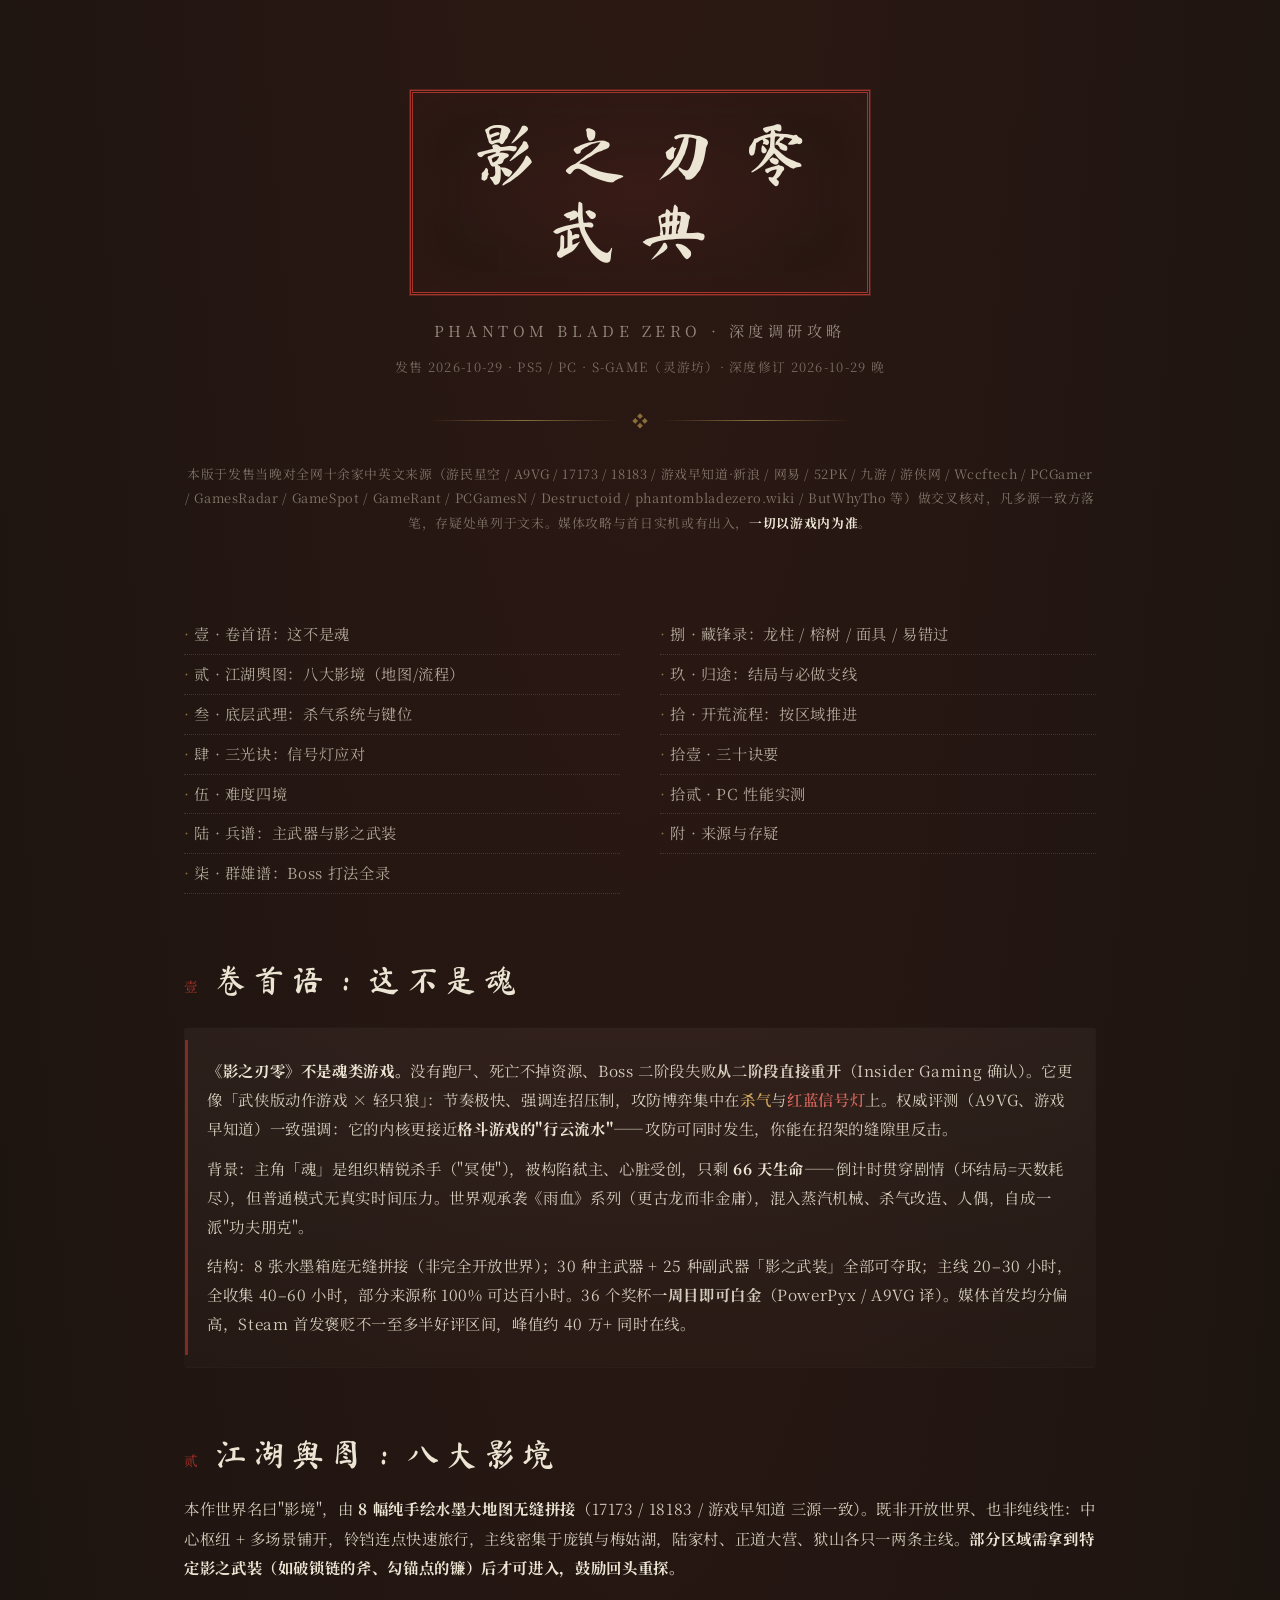
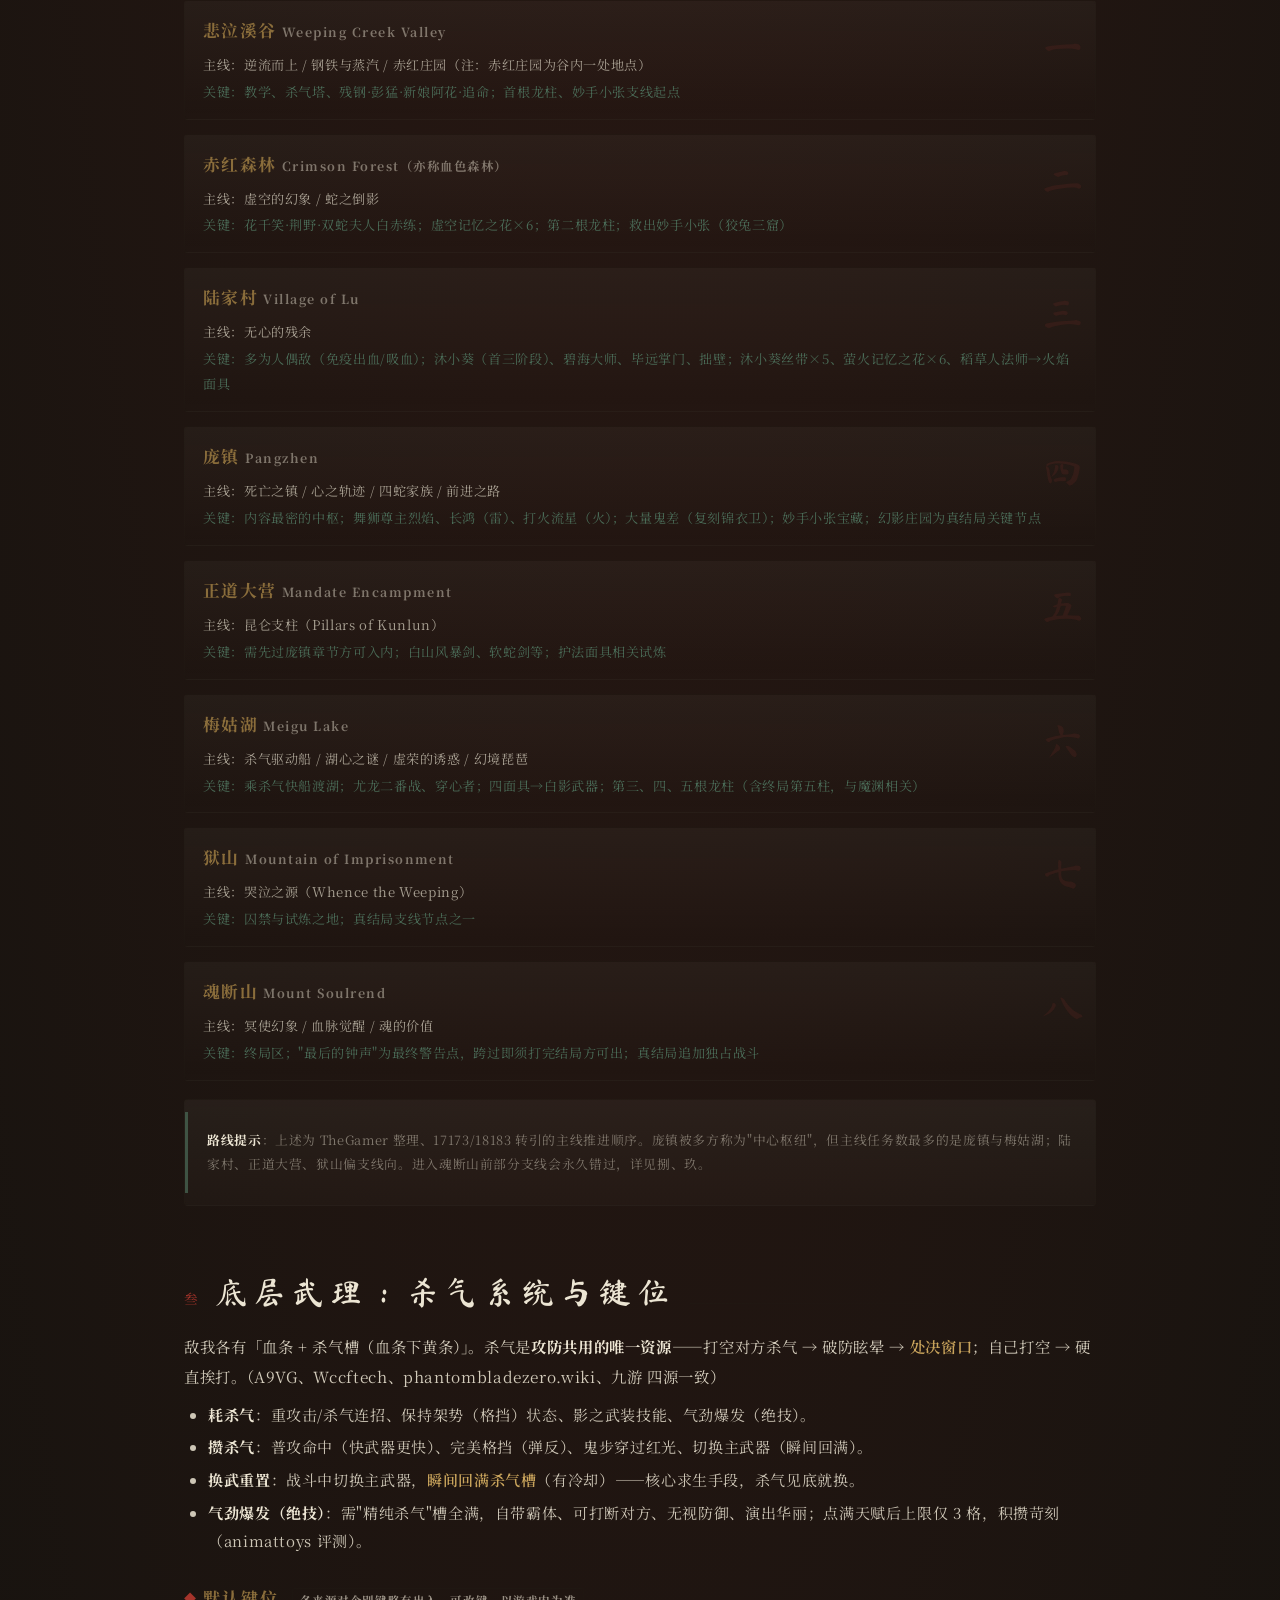
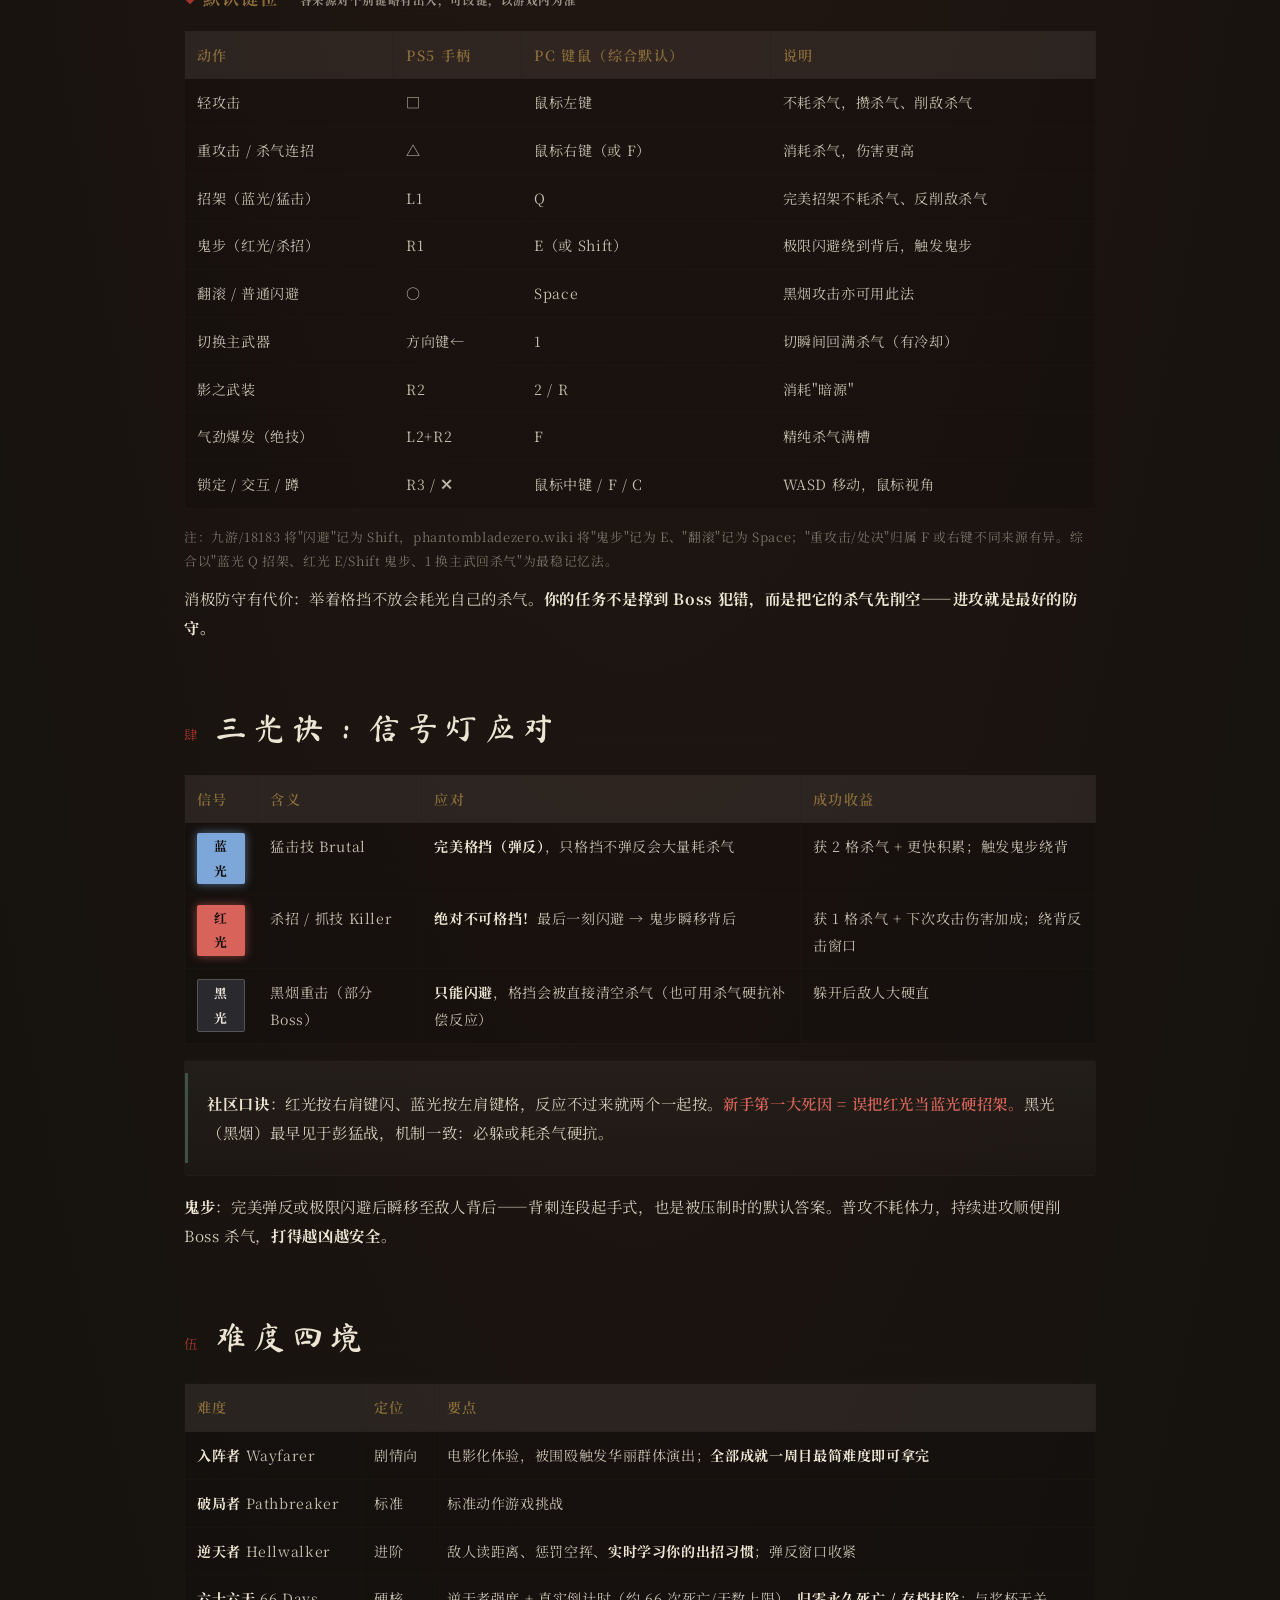
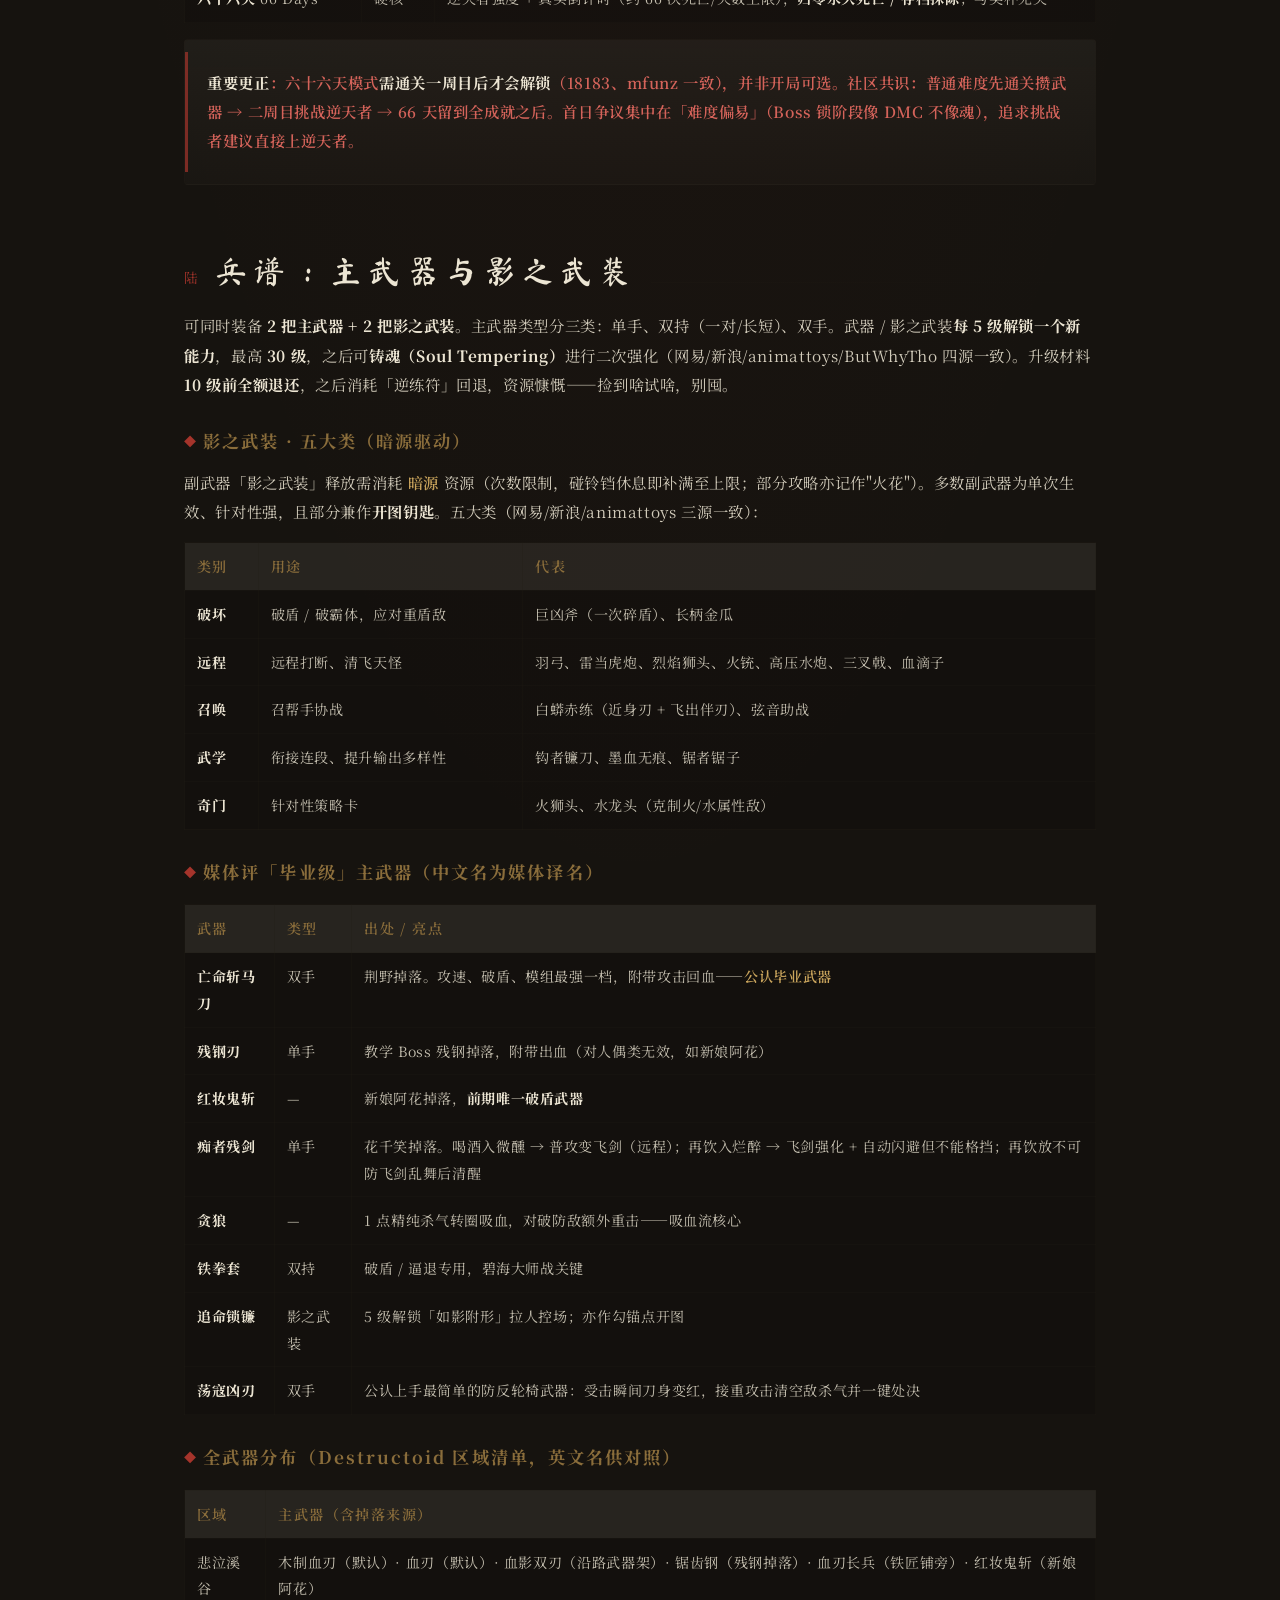
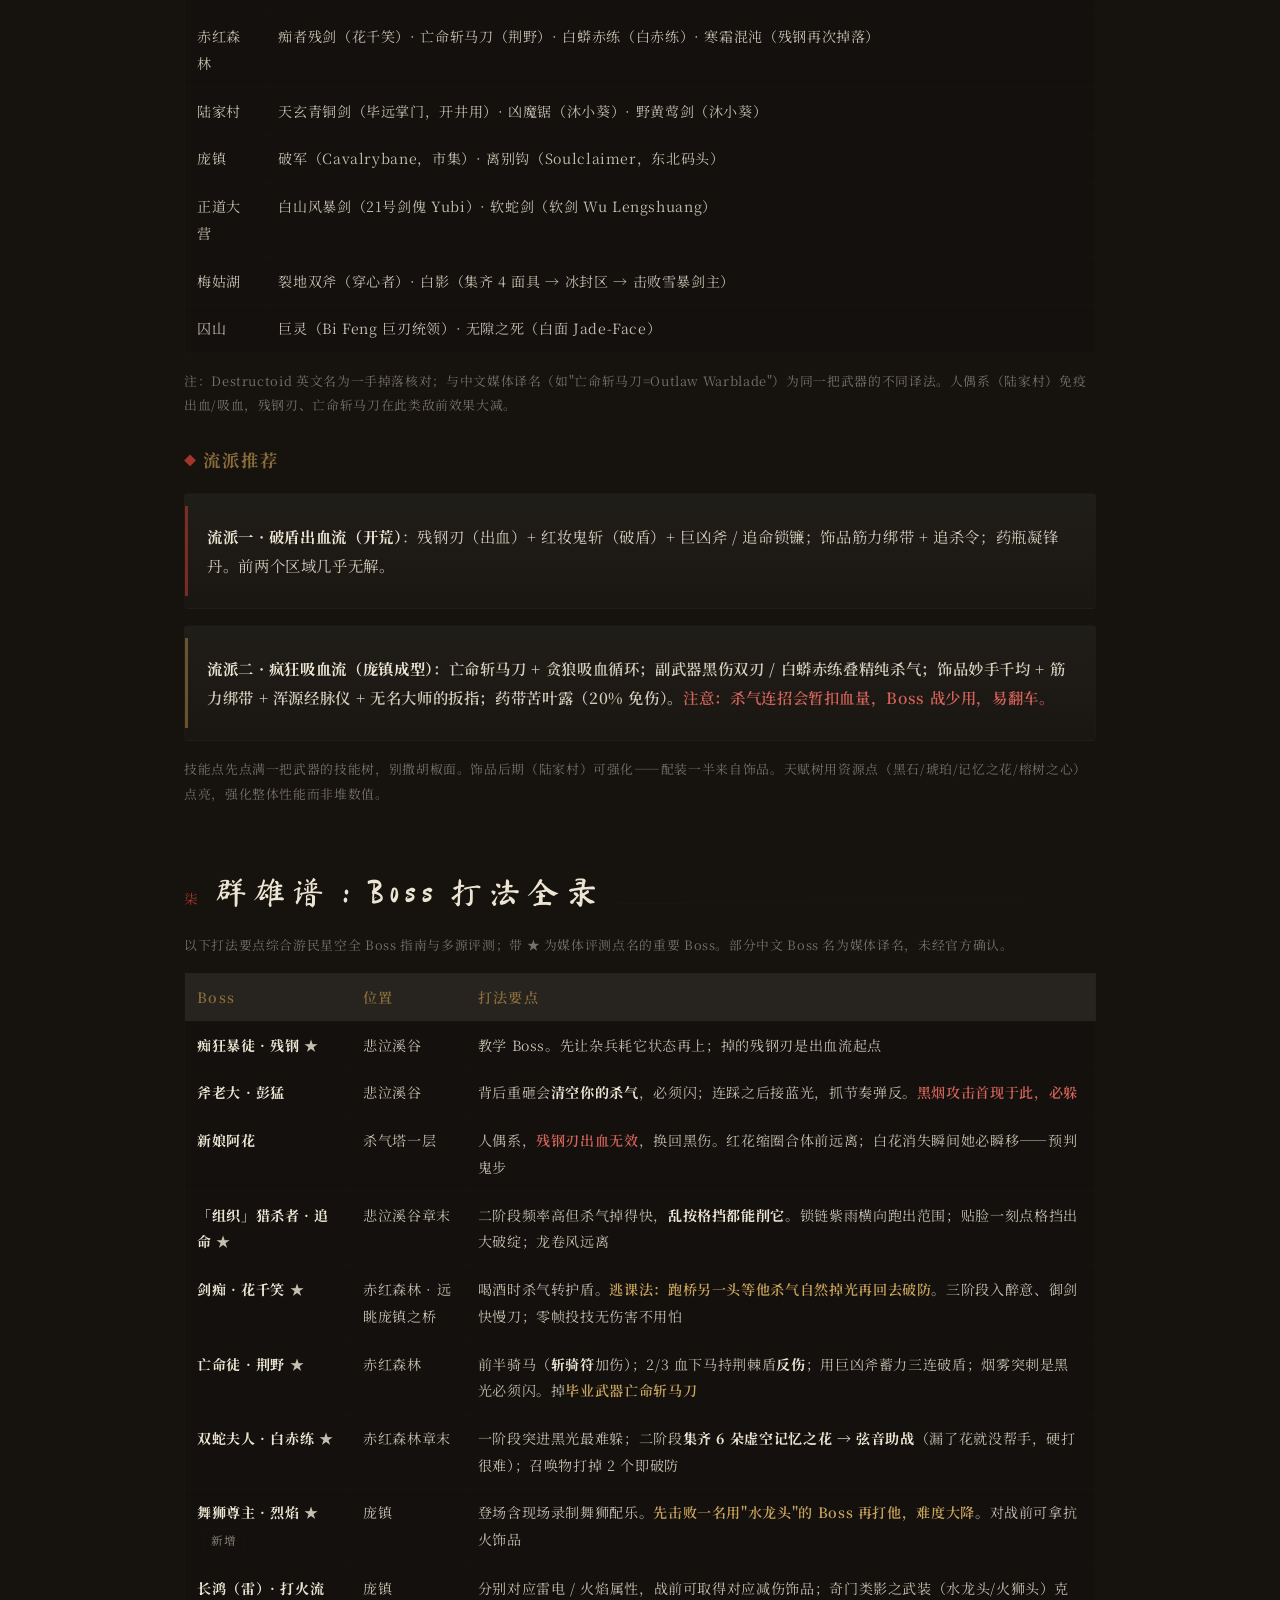
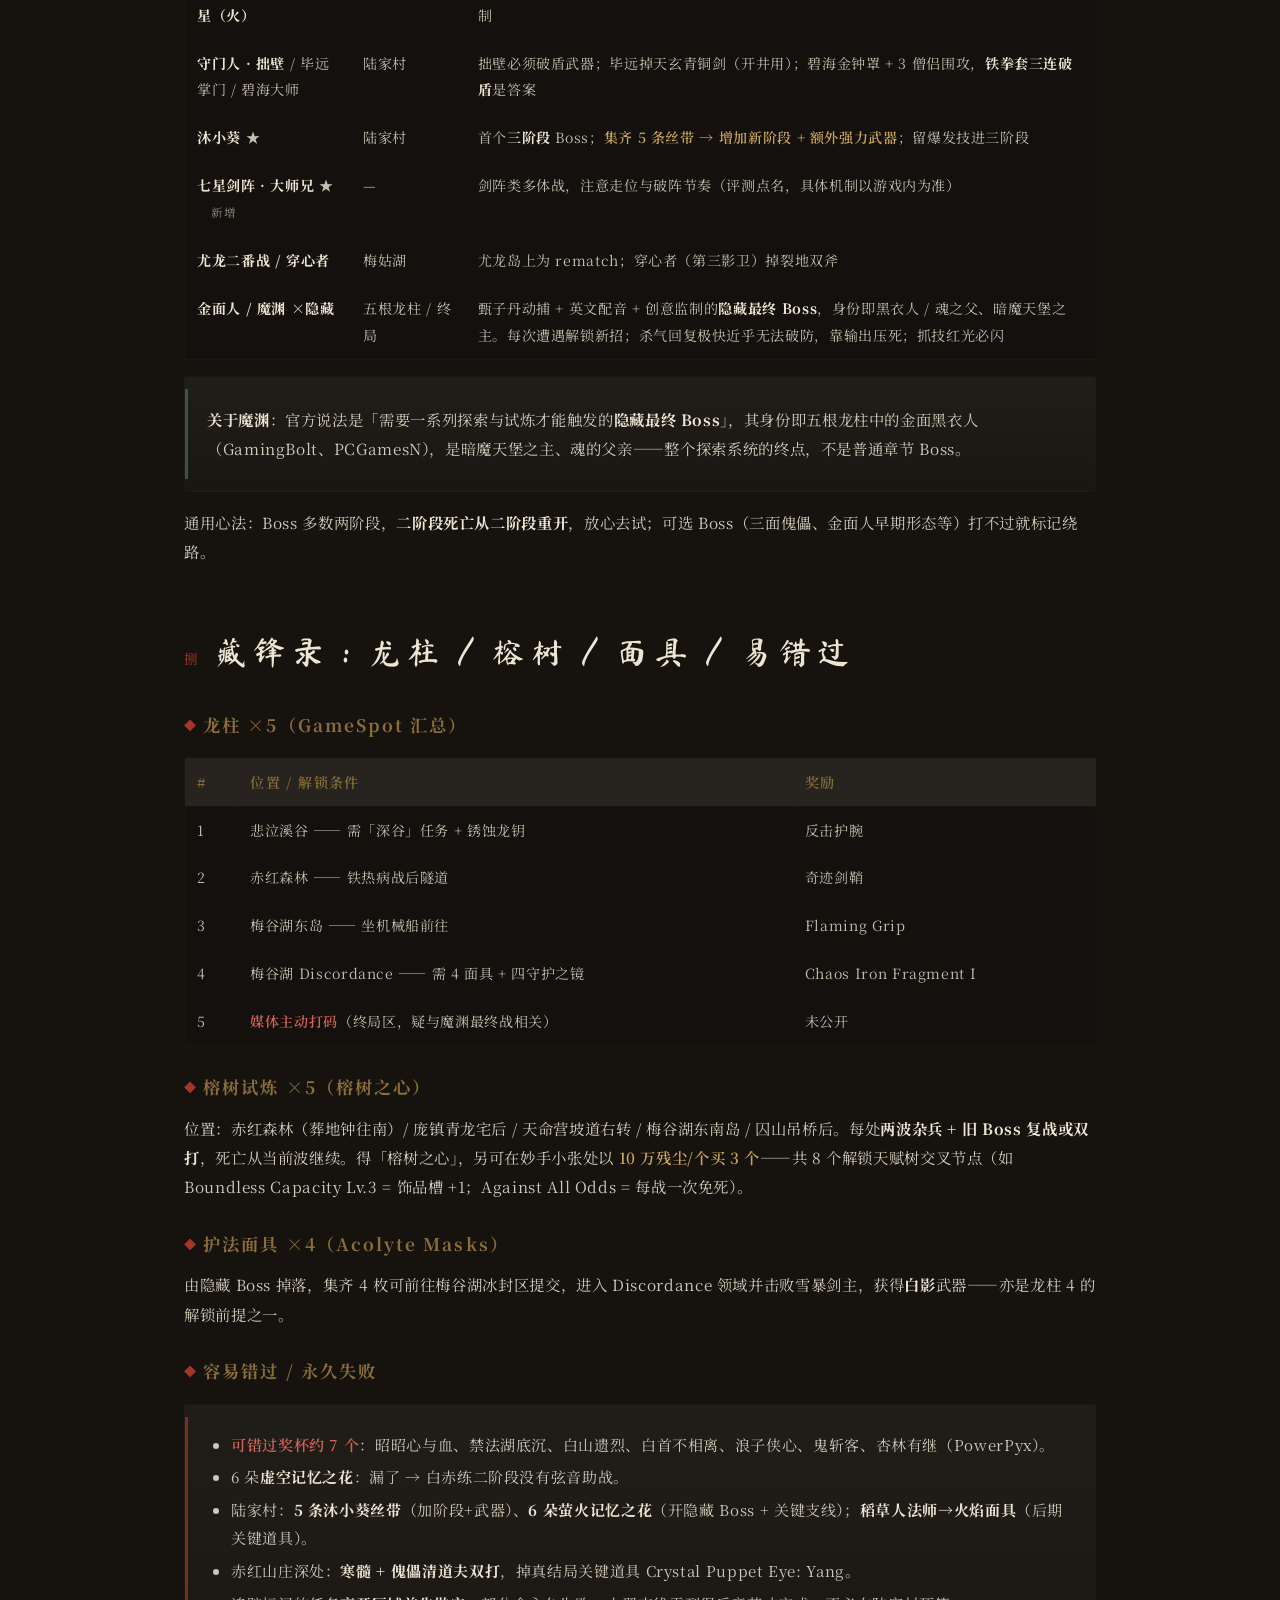
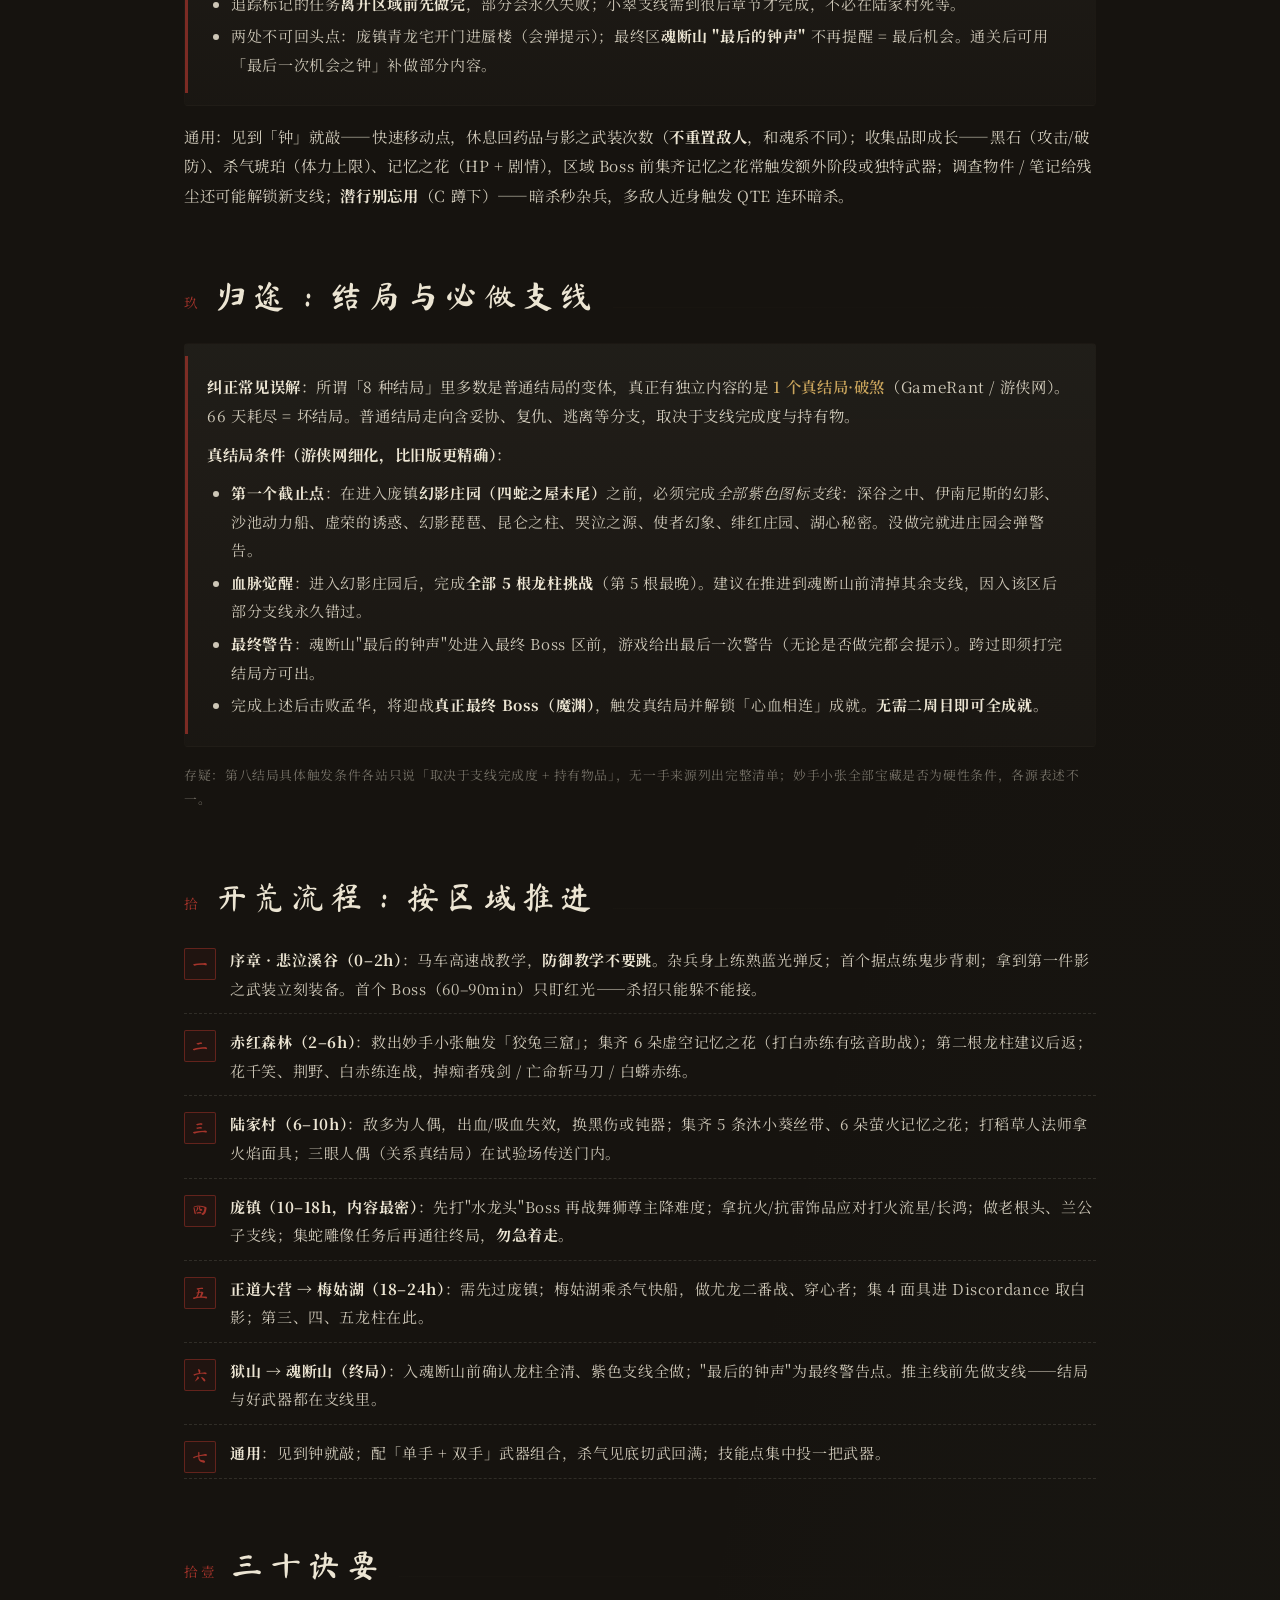
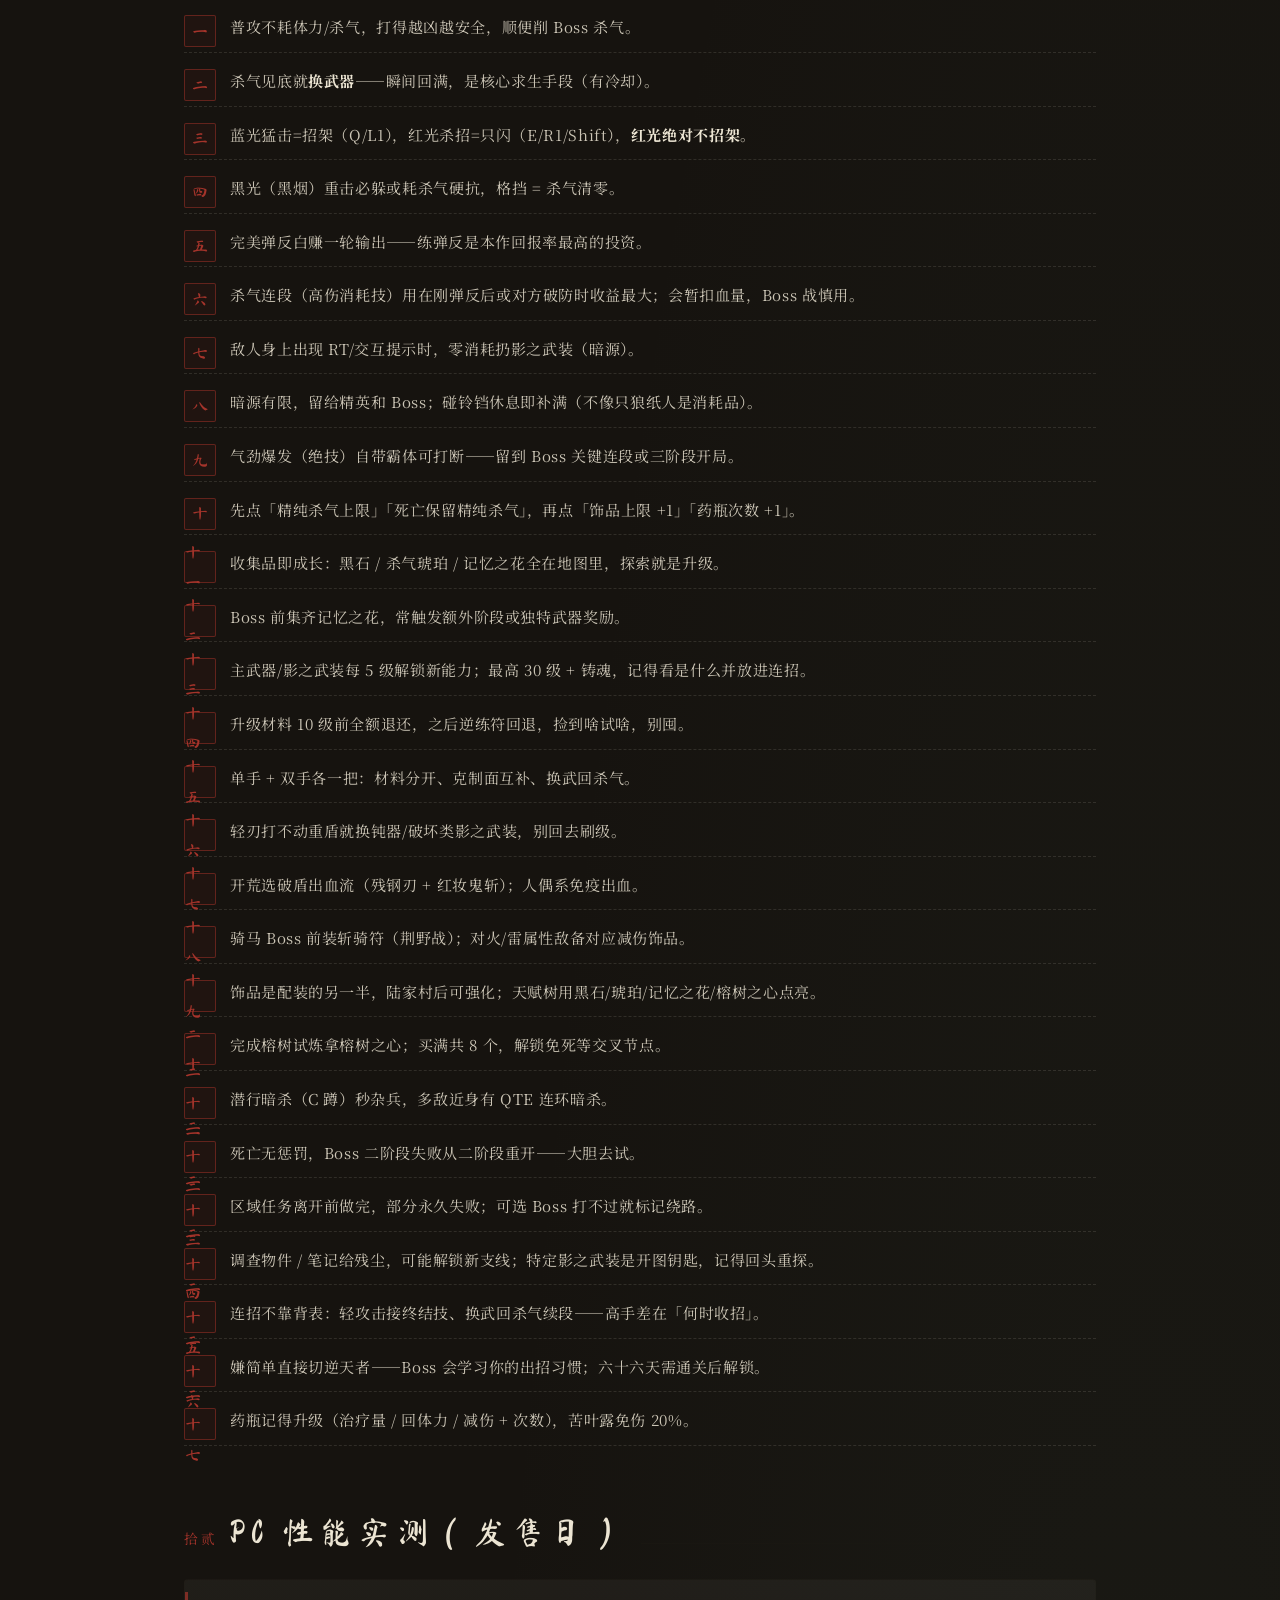
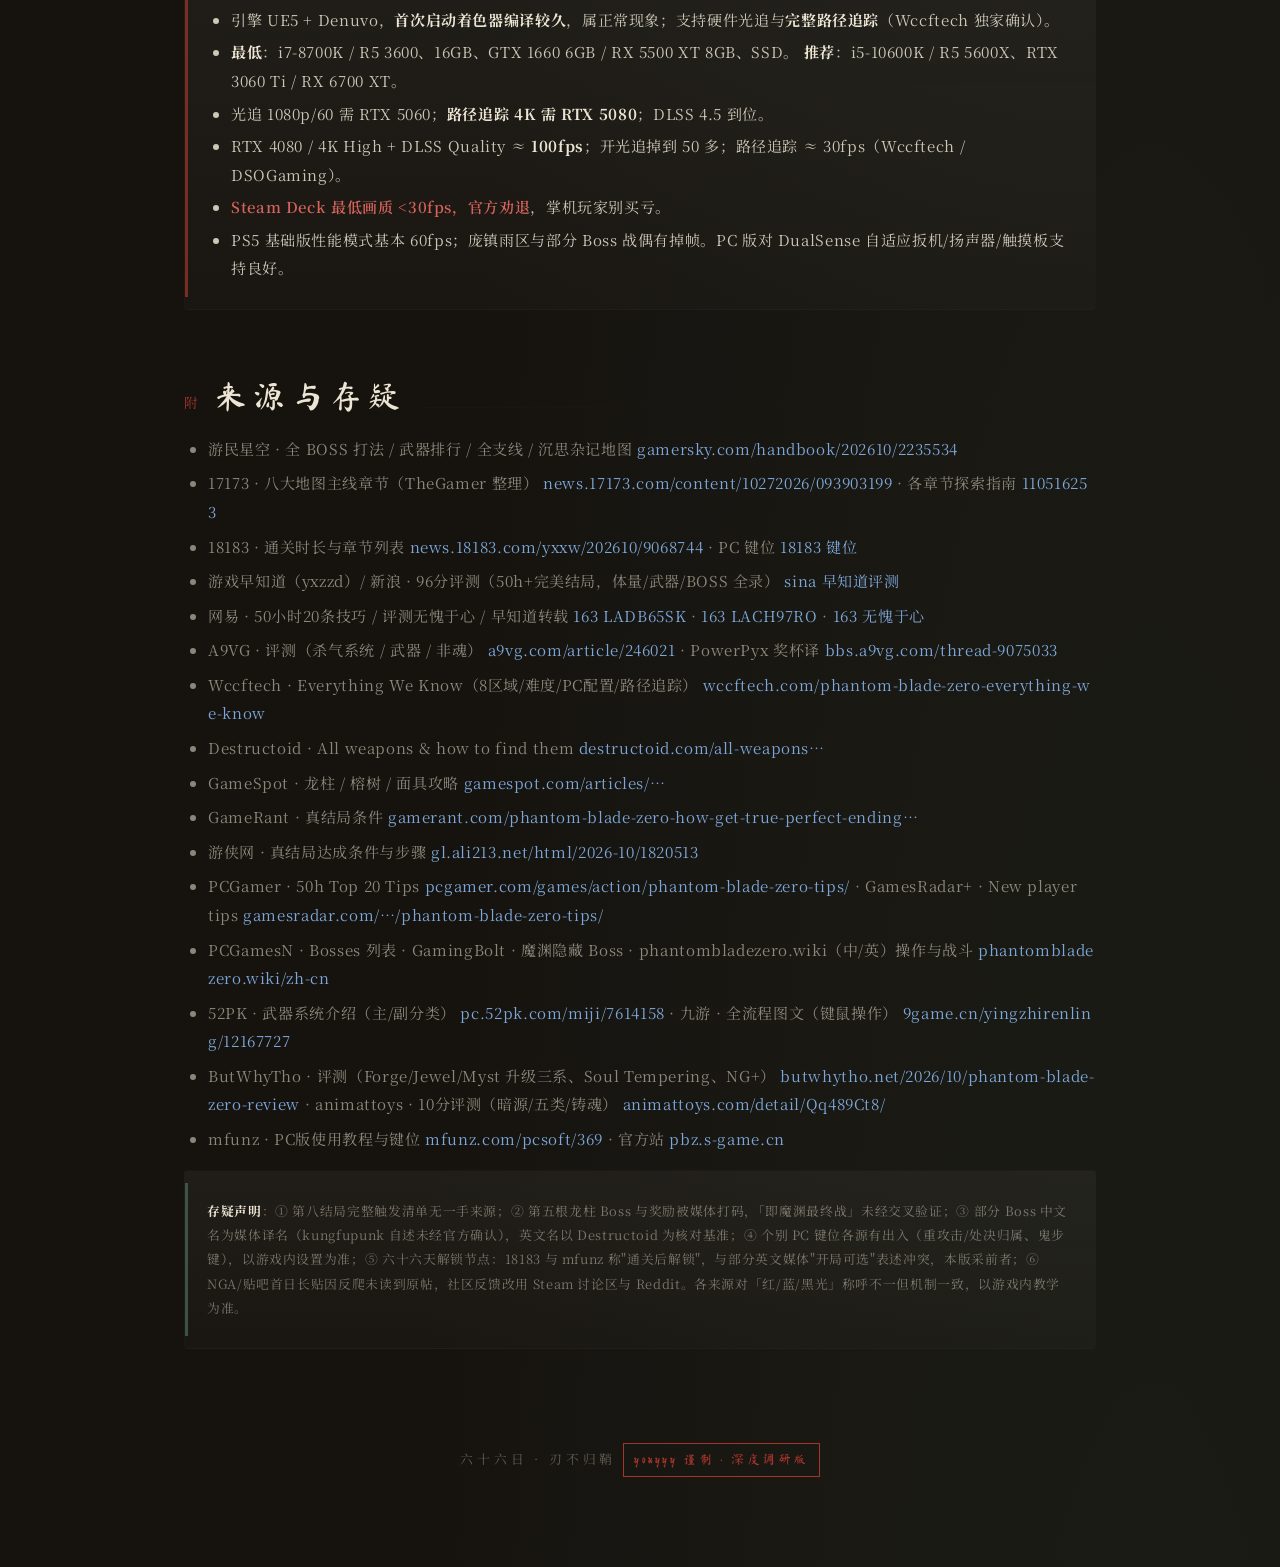
<file: 影之刃零攻略调研-20261029.html>
<!DOCTYPE html>
<html lang="zh-CN">
<head>
<meta charset="UTF-8">
<meta name="viewport" content="width=device-width, initial-scale=1.0">
<title>影之刃零 · 武典 — 深度调研攻略（2026-10-29 晚间版）</title>
<style>
  @import url('https://fonts.googleapis.com/css2?family=Noto+Serif+SC:wght@400;600;900&family=Ma+Shan+Zheng&display=swap');
  :root {
    --ink: #16130f; --paper: #ece5d3; --paper-dim: #ddd4bd;
    --black: #211c14; --vermilion: #a5342b; --gold: #8a6d3b; --jade: #4a6b57;
    --line: rgba(33,28,20,.25);
  }
  * { box-sizing: border-box; margin: 0; padding: 0; }
  html { scroll-behavior: smooth; }
  body {
    background: var(--ink);
    background-image:
      radial-gradient(ellipse 80% 50% at 50% -10%, rgba(165,52,43,.18), transparent),
      radial-gradient(ellipse 60% 40% at 90% 110%, rgba(74,107,87,.12), transparent);
    color: var(--paper);
    font-family: "Noto Serif SC", "Songti SC", serif;
    line-height: 1.9; letter-spacing: .04em;
    max-width: 960px; margin: 0 auto; padding: 0 24px 90px;
  }
  /* ===== 卷首 ===== */
  .cover { text-align: center; padding: 90px 0 50px; position: relative; }
  .cover .seal {
    display: inline-block; font-family: "Ma Shan Zheng", cursive;
    font-size: 4.2rem; line-height: 1.15; color: var(--paper);
    border: 3px double var(--vermilion); padding: 22px 34px;
    letter-spacing: .35em; text-indent: .35em;
    box-shadow: 0 0 0 1px rgba(165,52,43,.4), inset 0 0 60px rgba(165,52,43,.08);
    background: radial-gradient(ellipse at center, rgba(165,52,43,.12), transparent 70%);
  }
  .cover .sub { margin-top: 22px; color: rgba(236,229,211,.55); font-size: .95rem; letter-spacing: .3em; }
  .cover .meta { margin-top: 10px; color: rgba(236,229,211,.4); font-size: .8rem; letter-spacing: .1em; }
  .divider { display: flex; align-items: center; gap: 14px; margin: 26px auto; max-width: 420px; color: var(--gold); }
  .divider::before, .divider::after { content: ""; flex: 1; height: 1px; background: linear-gradient(90deg, transparent, var(--gold), transparent); }

  /* ===== 卷轴章节 ===== */
  section { margin: 56px 0; }
  h2 {
    font-family: "Ma Shan Zheng", cursive; font-weight: 400;
    font-size: 2rem; color: var(--paper); letter-spacing: .2em;
    display: flex; align-items: baseline; gap: 14px; margin-bottom: 6px;
  }
  h2 .num { font-family: "Noto Serif SC"; font-size: .85rem; color: var(--vermilion); letter-spacing: .2em; }
  h2::after { content: ""; flex: 1; height: 1px; background: linear-gradient(90deg, var(--line), transparent); }
  h3 { font-size: 1.08rem; color: var(--gold); margin: 26px 0 10px; letter-spacing: .12em; }
  h3::before { content: "◆ "; color: var(--vermilion); font-size: .7em; vertical-align: 2px; }
  h4 { font-size: .98rem; color: var(--jade); margin: 16px 0 6px; letter-spacing: .08em; }
  p { margin: 10px 0; font-size: .96rem; color: rgba(236,229,211,.88); }
  li { font-size: .94rem; color: rgba(236,229,211,.85); margin: 4px 0; }
  ul, ol { padding-left: 24px; margin: 8px 0; }
  strong { color: var(--paper); }
  .gold { color: #c9a45c; font-weight: 600; }
  .red { color: #d4635a; font-weight: 600; }
  .jade { color: #7fae92; }

  /* 卡片 */
  .card {
    background: linear-gradient(180deg, rgba(236,229,211,.05), rgba(236,229,211,.02));
    border: 1px solid var(--line); border-radius: 4px;
    padding: 18px 22px; margin: 16px 0; position: relative;
  }
  .card::before { content: ""; position: absolute; left: 0; top: 12px; bottom: 12px; width: 3px; background: var(--vermilion); opacity: .7; }
  .card.jade::before { background: var(--jade); }
  .card.gold::before { background: var(--gold); }

  /* 表格 */
  table { width: 100%; border-collapse: collapse; margin: 16px 0; font-size: .88rem; }
  th { background: rgba(236,229,211,.08); color: var(--gold); font-weight: 600; letter-spacing: .1em; padding: 10px 12px; border: 1px solid var(--line); text-align: left; }
  td { padding: 10px 12px; border: 1px solid var(--line); vertical-align: top; color: rgba(236,229,211,.82); background: rgba(0,0,0,.15); }
  tr:hover td { background: rgba(236,229,211,.04); }

  /* 信号灯 */
  .signal { display: inline-block; min-width: 2.4em; text-align: center; font-weight: 700; font-size: .8rem; padding: 1px 10px; border-radius: 2px; letter-spacing: .1em; }
  .sig-blue { color: #0e0c08; background: #7da7d8; box-shadow: 0 0 10px rgba(125,167,216,.6); }
  .sig-red { color: #0e0c08; background: #d8635a; box-shadow: 0 0 10px rgba(216,99,90,.6); }
  .sig-black { color: #e8e4da; background: #2a2a2e; border: 1px solid #555; }

  /* 卷目录 */
  nav.toc { columns: 2; gap: 40px; margin: 20px 0; }
  nav.toc a { display: block; color: rgba(236,229,211,.7); text-decoration: none; font-size: .95rem; padding: 5px 0; border-bottom: 1px dotted rgba(236,229,211,.15); }
  nav.toc a:hover { color: var(--vermilion); }
  nav.toc a::before { content: "· "; color: var(--gold); }

  /* 编号诀要 */
  ol.jue { list-style: none; counter-reset: j; padding: 0; }
  ol.jue li { counter-increment: j; position: relative; padding: 10px 0 10px 46px; border-bottom: 1px dashed rgba(236,229,211,.12); }
  ol.jue li::before {
    content: counter(j, cjk-ideographic); position: absolute; left: 0; top: 12px;
    width: 30px; height: 30px; display: flex; align-items: center; justify-content: center;
    font-family: "Ma Shan Zheng", cursive; font-size: 1rem; color: var(--vermilion);
    border: 1px solid rgba(165,52,43,.5); border-radius: 2px; background: rgba(165,52,43,.07);
  }

  /* 舆图流 */
  .mapflow { display: grid; grid-template-columns: 1fr; gap: 14px; margin: 18px 0; }
  .region {
    border: 1px solid var(--line); border-radius: 4px; padding: 14px 18px;
    background: linear-gradient(180deg, rgba(236,229,211,.04), transparent);
    position: relative; overflow: hidden;
  }
  .region::before {
    content: attr(data-idx); position: absolute; right: 10px; top: 6px;
    font-family: "Ma Shan Zheng", cursive; font-size: 2.6rem; color: rgba(165,52,43,.13);
  }
  .region h4 { margin: 0 0 6px; color: var(--gold); font-size: 1.05rem; }
  .region .en { color: rgba(236,229,211,.45); font-size: .78rem; letter-spacing: .12em; }
  .region .q { font-size: .82rem; color: rgba(236,229,211,.66); margin-top: 4px; }
  .region .b { font-size: .82rem; color: var(--jade); margin-top: 2px; }

  .note { font-size: .8rem; color: rgba(236,229,211,.45); }
  .sources { font-size: .8rem; }
  .sources li { margin: 6px 0; color: rgba(236,229,211,.55); }
  .sources a { color: #7da7d8; text-decoration: none; word-break: break-all; }
  footer { text-align: center; margin-top: 80px; color: rgba(236,229,211,.35); font-size: .8rem; letter-spacing: .3em; }
  footer .seal-s { display: inline-block; border: 1px solid var(--vermilion); color: var(--vermilion); padding: 4px 10px; margin-top: 14px; font-family: "Ma Shan Zheng", cursive; letter-spacing: .2em; }
  .tag { display:inline-block; font-size:.72rem; padding:1px 7px; border-radius:2px; border:1px solid var(--line); color:rgba(236,229,211,.6); margin-left:6px; letter-spacing:.05em;}
  @media (max-width: 640px) { nav.toc { columns: 1; } .cover .seal { font-size: 2.6rem; } }
</style>
</head>
<body>

<div class="cover">
  <div class="seal">影之刃零<br>武典</div>
  <div class="sub">PHANTOM BLADE ZERO · 深度调研攻略</div>
  <div class="meta">发售 2026-10-29 · PS5 / PC · S-GAME（灵游坊）· 深度修订 2026-10-29 晚</div>
  <div class="divider">❖</div>
  <p class="note">本版于发售当晚对全网十余家中英文来源（游民星空 / A9VG / 17173 / 18183 / 游戏早知道·新浪 / 网易 / 52PK / 九游 / 游侠网 / Wccftech / PCGamer / GamesRadar / GameSpot / GameRant / PCGamesN / Destructoid / phantombladezero.wiki / ButWhyTho 等）做交叉核对，凡多源一致方落笔，存疑处单列于文末。媒体攻略与首日实机或有出入，<strong>一切以游戏内为准</strong>。</p>
</div>

<nav class="toc">
  <a href="#s1">壹 · 卷首语：这不是魂</a>
  <a href="#s2">贰 · 江湖舆图：八大影境（地图/流程）</a>
  <a href="#s3">叁 · 底层武理：杀气系统与键位</a>
  <a href="#s4">肆 · 三光诀：信号灯应对</a>
  <a href="#s5">伍 · 难度四境</a>
  <a href="#s6">陆 · 兵谱：主武器与影之武装</a>
  <a href="#s7">柒 · 群雄谱：Boss 打法全录</a>
  <a href="#s8">捌 · 藏锋录：龙柱 / 榕树 / 面具 / 易错过</a>
  <a href="#s9">玖 · 归途：结局与必做支线</a>
  <a href="#s10">拾 · 开荒流程：按区域推进</a>
  <a href="#s11">拾壹 · 三十诀要</a>
  <a href="#s12">拾贰 · PC 性能实测</a>
  <a href="#s13">附 · 来源与存疑</a>
</nav>

<!-- ============ 1 ============ -->
<section id="s1">
  <h2><span class="num">壹</span>卷首语：这不是魂</h2>
  <div class="card">
    <p><strong>《影之刃零》不是魂类游戏。</strong>没有跑尸、死亡不掉资源、Boss 二阶段失败<b>从二阶段直接重开</b>（Insider Gaming 确认）。它更像「武侠版动作游戏 × 轻只狼」：节奏极快、强调连招压制，攻防博弈集中在<span class="gold">杀气</span>与<span class="red">红蓝信号灯</span>上。权威评测（A9VG、游戏早知道）一致强调：它的内核更接近<strong>格斗游戏的"行云流水"</strong>——攻防可同时发生，你能在招架的缝隙里反击。</p>
    <p>背景：主角「魂」是组织精锐杀手（"冥使"），被构陷弑主、心脏受创，只剩 <strong>66 天生命</strong>——倒计时贯穿剧情（坏结局=天数耗尽），但普通模式无真实时间压力。世界观承袭《雨血》系列（更古龙而非金庸），混入蒸汽机械、杀气改造、人偶，自成一派"功夫朋克"。</p>
    <p>结构：8 张水墨箱庭无缝拼接（非完全开放世界）；30 种主武器 + 25 种副武器「影之武装」全部可夺取；主线 20–30 小时，全收集 40–60 小时，部分来源称 100% 可达百小时。36 个奖杯<b>一周目即可白金</b>（PowerPyx / A9VG 译）。媒体首发均分偏高，Steam 首发褒贬不一至多半好评区间，峰值约 40 万+ 同时在线。</p>
  </div>
</section>

<!-- ============ 2 ============ -->
<section id="s2">
  <h2><span class="num">贰</span>江湖舆图：八大影境</h2>
  <p>本作世界名曰"影境"，由 <strong>8 幅纯手绘水墨大地图无缝拼接</strong>（17173 / 18183 / 游戏早知道 三源一致）。既非开放世界、也非纯线性：中心枢纽 + 多场景铺开，铃铛连点快速旅行，主线密集于庞镇与梅姑湖，陆家村、正道大营、狱山各只一两条主线。<strong>部分区域需拿到特定影之武装（如破锁链的斧、勾锚点的镰）后才可进入，鼓励回头重探。</strong></p>
  <div class="mapflow">
    <div class="region" data-idx="一">
      <h4>悲泣溪谷 <span class="en">Weeping Creek Valley</span></h4>
      <div class="q">主线：逆流而上 / 钢铁与蒸汽 / 赤红庄园（注：赤红庄园为谷内一处地点）</div>
      <div class="b">关键：教学、杀气塔、残钢·彭猛·新娘阿花·追命；首根龙柱、妙手小张支线起点</div>
    </div>
    <div class="region" data-idx="二">
      <h4>赤红森林 <span class="en">Crimson Forest（亦称血色森林）</span></h4>
      <div class="q">主线：虚空的幻象 / 蛇之倒影</div>
      <div class="b">关键：花千笑·荆野·双蛇夫人白赤练；虚空记忆之花×6；第二根龙柱；救出妙手小张（狡兔三窟）</div>
    </div>
    <div class="region" data-idx="三">
      <h4>陆家村 <span class="en">Village of Lu</span></h4>
      <div class="q">主线：无心的残余</div>
      <div class="b">关键：多为人偶敌（免疫出血/吸血）；沐小葵（首三阶段）、碧海大师、毕远掌门、拙壁；沐小葵丝带×5、萤火记忆之花×6、稻草人法师→火焰面具</div>
    </div>
    <div class="region" data-idx="四">
      <h4>庞镇 <span class="en">Pangzhen</span></h4>
      <div class="q">主线：死亡之镇 / 心之轨迹 / 四蛇家族 / 前进之路</div>
      <div class="b">关键：内容最密的中枢；舞狮尊主烈焰、长鸿（雷）、打火流星（火）；大量鬼差（复刻锦衣卫）；妙手小张宝藏；幻影庄园为真结局关键节点</div>
    </div>
    <div class="region" data-idx="五">
      <h4>正道大营 <span class="en">Mandate Encampment</span></h4>
      <div class="q">主线：昆仑支柱（Pillars of Kunlun）</div>
      <div class="b">关键：需先过庞镇章节方可入内；白山风暴剑、软蛇剑等；护法面具相关试炼</div>
    </div>
    <div class="region" data-idx="六">
      <h4>梅姑湖 <span class="en">Meigu Lake</span></h4>
      <div class="q">主线：杀气驱动船 / 湖心之谜 / 虚荣的诱惑 / 幻境琵琶</div>
      <div class="b">关键：乘杀气快船渡湖；尤龙二番战、穿心者；四面具→白影武器；第三、四、五根龙柱（含终局第五柱，与魔渊相关）</div>
    </div>
    <div class="region" data-idx="七">
      <h4>狱山 <span class="en">Mountain of Imprisonment</span></h4>
      <div class="q">主线：哭泣之源（Whence the Weeping）</div>
      <div class="b">关键：囚禁与试炼之地；真结局支线节点之一</div>
    </div>
    <div class="region" data-idx="八">
      <h4>魂断山 <span class="en">Mount Soulrend</span></h4>
      <div class="q">主线：冥使幻象 / 血脉觉醒 / 魂的价值</div>
      <div class="b">关键：终局区；"最后的钟声"为最终警告点，跨过即须打完结局方可出；真结局追加独占战斗</div>
    </div>
  </div>
  <div class="card jade">
    <p class="note"><strong>路线提示</strong>：上述为 TheGamer 整理、17173/18183 转引的主线推进顺序。庞镇被多方称为"中心枢纽"，但主线任务数最多的是庞镇与梅姑湖；陆家村、正道大营、狱山偏支线向。进入魂断山前部分支线会永久错过，详见捌、玖。</p>
  </div>
</section>

<!-- ============ 3 ============ -->
<section id="s3">
  <h2><span class="num">叁</span>底层武理：杀气系统与键位</h2>
  <p>敌我各有「血条 + 杀气槽（血条下黄条）」。杀气是<strong>攻防共用的唯一资源</strong>——打空对方杀气 → 破防眩晕 → <span class="gold">处决窗口</span>；自己打空 → 硬直挨打。（A9VG、Wccftech、phantombladezero.wiki、九游 四源一致）</p>
  <ul>
    <li><strong>耗杀气</strong>：重攻击/杀气连招、保持架势（格挡）状态、影之武装技能、气劲爆发（绝技）。</li>
    <li><strong>攒杀气</strong>：普攻命中（快武器更快）、完美格挡（弹反）、鬼步穿过红光、切换主武器（瞬间回满）。</li>
    <li><strong>换武重置</strong>：战斗中切换主武器，<span class="gold">瞬间回满杀气槽</span>（有冷却）——核心求生手段，杀气见底就换。</li>
    <li><strong>气劲爆发（绝技）</strong>：需"精纯杀气"槽全满，自带霸体、可打断对方、无视防御、演出华丽；点满天赋后上限仅 3 格，积攒苛刻（animattoys 评测）。</li>
  </ul>

  <h3>默认键位 <span class="tag">各来源对个别键略有出入，可改键，以游戏内为准</span></h3>
  <table>
    <tr><th>动作</th><th>PS5 手柄</th><th>PC 键鼠（综合默认）</th><th>说明</th></tr>
    <tr><td>轻攻击</td><td>□</td><td>鼠标左键</td><td>不耗杀气，攒杀气、削敌杀气</td></tr>
    <tr><td>重攻击 / 杀气连招</td><td>△</td><td>鼠标右键（或 F）</td><td>消耗杀气，伤害更高</td></tr>
    <tr><td>招架（蓝光/猛击）</td><td>L1</td><td>Q</td><td>完美招架不耗杀气、反削敌杀气</td></tr>
    <tr><td>鬼步（红光/杀招）</td><td>R1</td><td>E（或 Shift）</td><td>极限闪避绕到背后，触发鬼步</td></tr>
    <tr><td>翻滚 / 普通闪避</td><td>○</td><td>Space</td><td>黑烟攻击亦可用此法</td></tr>
    <tr><td>切换主武器</td><td>方向键←</td><td>1</td><td>切瞬间回满杀气（有冷却）</td></tr>
    <tr><td>影之武装</td><td>R2</td><td>2 / R</td><td>消耗"暗源"</td></tr>
    <tr><td>气劲爆发（绝技）</td><td>L2+R2</td><td>F</td><td>精纯杀气满槽</td></tr>
    <tr><td>锁定 / 交互 / 蹲</td><td>R3 / ✕</td><td>鼠标中键 / F / C</td><td>WASD 移动，鼠标视角</td></tr>
  </table>
  <p class="note">注：九游/18183 将"闪避"记为 Shift，phantombladezero.wiki 将"鬼步"记为 E、"翻滚"记为 Space；"重攻击/处决"归属 F 或右键不同来源有异。综合以"蓝光 Q 招架、红光 E/Shift 鬼步、1 换主武回杀气"为最稳记忆法。</p>
  <p>消极防守有代价：举着格挡不放会耗光自己的杀气。<strong>你的任务不是撑到 Boss 犯错，而是把它的杀气先削空——进攻就是最好的防守。</strong></p>
</section>

<!-- ============ 4 ============ -->
<section id="s4">
  <h2><span class="num">肆</span>三光诀：信号灯应对</h2>
  <table>
    <tr><th>信号</th><th>含义</th><th>应对</th><th>成功收益</th></tr>
    <tr>
      <td><span class="signal sig-blue">蓝光</span></td>
      <td>猛击技 Brutal</td>
      <td><strong>完美格挡（弹反）</strong>，只格挡不弹反会大量耗杀气</td>
      <td>获 2 格杀气 + 更快积累；触发鬼步绕背</td>
    </tr>
    <tr>
      <td><span class="signal sig-red">红光</span></td>
      <td>杀招 / 抓技 Killer</td>
      <td><strong>绝对不可格挡！</strong>最后一刻闪避 → 鬼步瞬移背后</td>
      <td>获 1 格杀气 + 下次攻击伤害加成；绕背反击窗口</td>
    </tr>
    <tr>
      <td><span class="signal sig-black">黑光</span></td>
      <td>黑烟重击（部分 Boss）</td>
      <td><strong>只能闪避</strong>，格挡会被直接清空杀气（也可用杀气硬抗补偿反应）</td>
      <td>躲开后敌人大硬直</td>
    </tr>
  </table>
  <div class="card jade">
    <p><strong>社区口诀</strong>：红光按右肩键闪、蓝光按左肩键格，反应不过来就两个一起按。<span class="red">新手第一大死因 = 误把红光当蓝光硬招架。</span>黑光（黑烟）最早见于彭猛战，机制一致：必躲或耗杀气硬抗。</p>
  </div>
  <p><strong>鬼步</strong>：完美弹反或极限闪避后瞬移至敌人背后——背刺连段起手式，也是被压制时的默认答案。普攻不耗体力，持续进攻顺便削 Boss 杀气，<strong>打得越凶越安全</strong>。</p>
</section>

<!-- ============ 5 ============ -->
<section id="s5">
  <h2><span class="num">伍</span>难度四境</h2>
  <table>
    <tr><th>难度</th><th>定位</th><th>要点</th></tr>
    <tr><td><strong>入阵者</strong> Wayfarer</td><td>剧情向</td><td>电影化体验，被围殴触发华丽群体演出；<strong>全部成就一周目最简难度即可拿完</strong></td></tr>
    <tr><td><strong>破局者</strong> Pathbreaker</td><td>标准</td><td>标准动作游戏挑战</td></tr>
    <tr><td><strong>逆天者</strong> Hellwalker</td><td>进阶</td><td>敌人读距离、惩罚空挥、<strong>实时学习你的出招习惯</strong>；弹反窗口收紧</td></tr>
    <tr><td><strong>六十六天</strong> 66 Days</td><td>硬核</td><td>逆天者强度 + 真实倒计时（约 66 次死亡/天数上限），<strong>归零永久死亡 / 存档抹除</strong>；与奖杯无关</td></tr>
  </table>
  <div class="card">
    <p class="red"><strong>重要更正</strong>：六十六天模式<strong>需通关一周目后才会解锁</strong>（18183、mfunz 一致），并非开局可选。社区共识：普通难度先通关攒武器 → 二周目挑战逆天者 → 66 天留到全成就之后。首日争议集中在「难度偏易」（Boss 锁阶段像 DMC 不像魂），追求挑战者建议直接上逆天者。</p>
  </div>
</section>

<!-- ============ 6 ============ -->
<section id="s6">
  <h2><span class="num">陆</span>兵谱：主武器与影之武装</h2>
  <p>可同时装备 <strong>2 把主武器 + 2 把影之武装</strong>。主武器类型分三类：单手、双持（一对/长短）、双手。武器 / 影之武装<strong>每 5 级解锁一个新能力</strong>，最高 <strong>30 级</strong>，之后可<strong>铸魂（Soul Tempering）</strong>进行二次强化（网易/新浪/animattoys/ButWhyTho 四源一致）。升级材料 <strong>10 级前全额退还</strong>，之后消耗「逆练符」回退，资源慷慨——捡到啥试啥，别囤。</p>

  <h3>影之武装 · 五大类（暗源驱动）</h3>
  <p>副武器「影之武装」释放需消耗 <span class="gold">暗源</span> 资源（次数限制，碰铃铛休息即补满至上限；部分攻略亦记作"火花"）。多数副武器为单次生效、针对性强，且部分兼作<strong>开图钥匙</strong>。五大类（网易/新浪/animattoys 三源一致）：</p>
  <table>
    <tr><th>类别</th><th>用途</th><th>代表</th></tr>
    <tr><td><strong>破坏</strong></td><td>破盾 / 破霸体，应对重盾敌</td><td>巨凶斧（一次碎盾）、长柄金瓜</td></tr>
    <tr><td><strong>远程</strong></td><td>远程打断、清飞天怪</td><td>羽弓、雷当虎炮、烈焰狮头、火铳、高压水炮、三叉戟、血滴子</td></tr>
    <tr><td><strong>召唤</strong></td><td>召帮手协战</td><td>白蟒赤练（近身刃 + 飞出伴刃）、弦音助战</td></tr>
    <tr><td><strong>武学</strong></td><td>衔接连段、提升输出多样性</td><td>钩者镰刀、墨血无痕、锯者锯子</td></tr>
    <tr><td><strong>奇门</strong></td><td>针对性策略卡</td><td>火狮头、水龙头（克制火/水属性敌）</td></tr>
  </table>

  <h3>媒体评「毕业级」主武器（中文名为媒体译名）</h3>
  <table>
    <tr><th>武器</th><th>类型</th><th>出处 / 亮点</th></tr>
    <tr><td><strong>亡命斩马刀</strong></td><td>双手</td><td>荆野掉落。攻速、破盾、模组最强一档，附带攻击回血——<span class="gold">公认毕业武器</span></td></tr>
    <tr><td><strong>残钢刃</strong></td><td>单手</td><td>教学 Boss 残钢掉落，附带出血（对人偶类无效，如新娘阿花）</td></tr>
    <tr><td><strong>红妆鬼斩</strong></td><td>—</td><td>新娘阿花掉落，<strong>前期唯一破盾武器</strong></td></tr>
    <tr><td><strong>痴者残剑</strong></td><td>单手</td><td>花千笑掉落。喝酒入微醺 → 普攻变飞剑（远程）；再饮入烂醉 → 飞剑强化 + 自动闪避但不能格挡；再饮放不可防飞剑乱舞后清醒</td></tr>
    <tr><td><strong>贪狼</strong></td><td>—</td><td>1 点精纯杀气转圈吸血，对破防敌额外重击——吸血流核心</td></tr>
    <tr><td><strong>铁拳套</strong></td><td>双持</td><td>破盾 / 逼退专用，碧海大师战关键</td></tr>
    <tr><td><strong>追命锁镰</strong></td><td>影之武装</td><td>5 级解锁「如影附形」拉人控场；亦作勾锚点开图</td></tr>
    <tr><td><strong>荡寇凶刃</strong></td><td>双手</td><td>公认上手最简单的防反轮椅武器：受击瞬间刀身变红，接重攻击清空敌杀气并一键处决</td></tr>
  </table>

  <h3>全武器分布（Destructoid 区域清单，英文名供对照）</h3>
  <table>
    <tr><th>区域</th><th>主武器（含掉落来源）</th></tr>
    <tr><td>悲泣溪谷</td><td>木制血刃（默认）· 血刃（默认）· 血影双刃（沿路武器架）· 锯齿钢（残钢掉落）· 血刃长兵（铁匠铺旁）· 红妆鬼斩（新娘阿花）</td></tr>
    <tr><td>赤红森林</td><td>痴者残剑（花千笑）· 亡命斩马刀（荆野）· 白蟒赤练（白赤练）· 寒霜混沌（残钢再次掉落）</td></tr>
    <tr><td>陆家村</td><td>天玄青铜剑（毕远掌门，开井用）· 凶魔锯（沐小葵）· 野黄莺剑（沐小葵）</td></tr>
    <tr><td>庞镇</td><td>破军（Cavalrybane，市集）· 离别钩（Soulclaimer，东北码头）</td></tr>
    <tr><td>正道大营</td><td>白山风暴剑（21号剑傀 Yubi）· 软蛇剑（软剑 Wu Lengshuang）</td></tr>
    <tr><td>梅姑湖</td><td>裂地双斧（穿心者）· 白影（集齐 4 面具 → 冰封区 → 击败雪暴剑主）</td></tr>
    <tr><td>囚山</td><td>巨灵（Bi Feng 巨刃统领）· 无隙之死（白面 Jade-Face）</td></tr>
  </table>
  <p class="note">注：Destructoid 英文名为一手掉落核对；与中文媒体译名（如"亡命斩马刀=Outlaw Warblade"）为同一把武器的不同译法。人偶系（陆家村）免疫出血/吸血，残钢刃、亡命斩马刀在此类敌前效果大减。</p>

  <h3>流派推荐</h3>
  <div class="card">
    <p><strong>流派一 · 破盾出血流（开荒）</strong>：残钢刃（出血）+ 红妆鬼斩（破盾）+ 巨凶斧 / 追命锁镰；饰品筋力绑带 + 追杀令；药瓶凝锋丹。前两个区域几乎无解。</p>
  </div>
  <div class="card gold">
    <p><strong>流派二 · 疯狂吸血流（庞镇成型）</strong>：亡命斩马刀 + 贪狼吸血循环；副武器黑伤双刃 / 白蟒赤练叠精纯杀气；饰品妙手千均 + 筋力绑带 + 浑源经脉仪 + 无名大师的扳指；药带苦叶露（20% 免伤）。<span class="red">注意：杀气连招会暂扣血量，Boss 战少用，易翻车。</span></p>
  </div>
  <p class="note">技能点先点满一把武器的技能树，别撒胡椒面。饰品后期（陆家村）可强化——配装一半来自饰品。天赋树用资源点（黑石/琥珀/记忆之花/榕树之心）点亮，强化整体性能而非堆数值。</p>
</section>

<!-- ============ 7 ============ -->
<section id="s7">
  <h2><span class="num">柒</span>群雄谱：Boss 打法全录</h2>
  <p class="note">以下打法要点综合游民星空全 Boss 指南与多源评测；带 ★ 为媒体评测点名的重要 Boss。部分中文 Boss 名为媒体译名，未经官方确认。</p>
  <table>
    <tr><th>Boss</th><th>位置</th><th>打法要点</th></tr>
    <tr><td><strong>痴狂暴徒 · 残钢</strong> ★</td><td>悲泣溪谷</td><td>教学 Boss。先让杂兵耗它状态再上；掉的残钢刃是出血流起点</td></tr>
    <tr><td><strong>斧老大 · 彭猛</strong></td><td>悲泣溪谷</td><td>背后重砸会<strong>清空你的杀气</strong>，必须闪；连踩之后接蓝光，抓节奏弹反。<span class="red">黑烟攻击首现于此，必躲</span></td></tr>
    <tr><td><strong>新娘阿花</strong></td><td>杀气塔一层</td><td>人偶系，<span class="red">残钢刃出血无效</span>，换回黑伤。红花缩圈合体前远离；白花消失瞬间她必瞬移——预判鬼步</td></tr>
    <tr><td><strong>「组织」猎杀者 · 追命</strong> ★</td><td>悲泣溪谷章末</td><td>二阶段频率高但杀气掉得快，<strong>乱按格挡都能削它</strong>。锁链紫雨横向跑出范围；贴脸一刻点格挡出大破绽；龙卷风远离</td></tr>
    <tr><td><strong>剑痴 · 花千笑</strong> ★</td><td>赤红森林 · 远眺庞镇之桥</td><td>喝酒时杀气转护盾。<span class="gold">逃课法：跑桥另一头等他杀气自然掉光再回去破防</span>。三阶段入醉意、御剑快慢刀；零帧投技无伤害不用怕</td></tr>
    <tr><td><strong>亡命徒 · 荆野</strong> ★</td><td>赤红森林</td><td>前半骑马（<strong>斩骑符</strong>加伤）；2/3 血下马持荆棘盾<strong>反伤</strong>；用巨凶斧蓄力三连破盾；烟雾突刺是黑光必须闪。掉<span class="gold">毕业武器亡命斩马刀</span></td></tr>
    <tr><td><strong>双蛇夫人 · 白赤练</strong> ★</td><td>赤红森林章末</td><td>一阶段突进黑光最难躲；二阶段<strong>集齐 6 朵虚空记忆之花 → 弦音助战</strong>（漏了花就没帮手，硬打很难）；召唤物打掉 2 个即破防</td></tr>
    <tr><td><strong>舞狮尊主 · 烈焰</strong> ★ <span class="tag">新增</span></td><td>庞镇</td><td>登场含现场录制舞狮配乐。<span class="gold">先击败一名用"水龙头"的 Boss 再打他，难度大降</span>。对战前可拿抗火饰品</td></tr>
    <tr><td><strong>长鸿（雷）· 打火流星（火）</strong></td><td>庞镇</td><td>分别对应雷电 / 火焰属性，战前可取得对应减伤饰品；奇门类影之武装（水龙头/火狮头）克制</td></tr>
    <tr><td><strong>守门人 · 拙壁</strong> / 毕远掌门 / 碧海大师</td><td>陆家村</td><td>拙壁必须破盾武器；毕远掉天玄青铜剑（开井用）；碧海金钟罩 + 3 僧侣围攻，<strong>铁拳套三连破盾</strong>是答案</td></tr>
    <tr><td><strong>沐小葵</strong> ★</td><td>陆家村</td><td>首个<strong>三阶段</strong> Boss；<span class="gold">集齐 5 条丝带 → 增加新阶段 + 额外强力武器</span>；留爆发技进三阶段</td></tr>
    <tr><td><strong>七星剑阵 · 大师兄</strong> ★ <span class="tag">新增</span></td><td>—</td><td>剑阵类多体战，注意走位与破阵节奏（评测点名，具体机制以游戏内为准）</td></tr>
    <tr><td><strong>尤龙二番战 / 穿心者</strong></td><td>梅姑湖</td><td>尤龙岛上为 rematch；穿心者（第三影卫）掉裂地双斧</td></tr>
    <tr><td><strong>金面人 / 魔渊 ×隐藏</strong></td><td>五根龙柱 / 终局</td><td>甄子丹动捕 + 英文配音 + 创意监制的<strong>隐藏最终 Boss</strong>，身份即黑衣人 / 魂之父、暗魔天堡之主。每次遭遇解锁新招；杀气回复极快近乎无法破防，靠输出压死；抓技红光必闪</td></tr>
  </table>
  <div class="card jade">
    <p><strong>关于魔渊</strong>：官方说法是「需要一系列探索与试炼才能触发的<strong>隐藏最终 Boss</strong>」，其身份即五根龙柱中的金面黑衣人（GamingBolt、PCGamesN），是暗魔天堡之主、魂的父亲——整个探索系统的终点，不是普通章节 Boss。</p>
  </div>
  <p>通用心法：Boss 多数两阶段，<strong>二阶段死亡从二阶段重开</strong>，放心去试；可选 Boss（三面傀儡、金面人早期形态等）打不过就标记绕路。</p>
</section>

<!-- ============ 8 ============ -->
<section id="s8">
  <h2><span class="num">捌</span>藏锋录：龙柱 / 榕树 / 面具 / 易错过</h2>

  <h3>龙柱 ×5（GameSpot 汇总）</h3>
  <table>
    <tr><th>#</th><th>位置 / 解锁条件</th><th>奖励</th></tr>
    <tr><td>1</td><td>悲泣溪谷 —— 需「深谷」任务 + 锈蚀龙钥</td><td>反击护腕</td></tr>
    <tr><td>2</td><td>赤红森林 —— 铁热病战后隧道</td><td>奇迹剑鞘</td></tr>
    <tr><td>3</td><td>梅谷湖东岛 —— 坐机械船前往</td><td>Flaming Grip</td></tr>
    <tr><td>4</td><td>梅谷湖 Discordance —— 需 4 面具 + 四守护之镜</td><td>Chaos Iron Fragment I</td></tr>
    <tr><td>5</td><td><span class="red">媒体主动打码</span>（终局区，疑与魔渊最终战相关）</td><td>未公开</td></tr>
  </table>

  <h3>榕树试炼 ×5（榕树之心）</h3>
  <p>位置：赤红森林（葬地钟往南）/ 庞镇青龙宅后 / 天命营坡道右转 / 梅谷湖东南岛 / 囚山吊桥后。每处<strong>两波杂兵 + 旧 Boss 复战或双打</strong>，死亡从当前波继续。得「榕树之心」，另可在妙手小张处以 <span class="gold">10 万残尘/个买 3 个</span>——共 8 个解锁天赋树交叉节点（如 Boundless Capacity Lv.3 = 饰品槽 +1；Against All Odds = 每战一次免死）。</p>

  <h3>护法面具 ×4（Acolyte Masks）</h3>
  <p>由隐藏 Boss 掉落，集齐 4 枚可前往梅谷湖冰封区提交，进入 Discordance 领域并击败雪暴剑主，获得<strong>白影</strong>武器——亦是龙柱 4 的解锁前提之一。</p>

  <h3>容易错过 / 永久失败</h3>
  <div class="card">
    <ul>
      <li><span class="red">可错过奖杯约 7 个</span>：昭昭心与血、禁法湖底沉、白山遗烈、白首不相离、浪子侠心、鬼斩客、杏林有继（PowerPyx）。</li>
      <li>6 朵<strong>虚空记忆之花</strong>：漏了 → 白赤练二阶段没有弦音助战。</li>
      <li>陆家村：<strong>5 条沐小葵丝带</strong>（加阶段+武器）、<strong>6 朵萤火记忆之花</strong>（开隐藏 Boss + 关键支线）；<strong>稻草人法师→火焰面具</strong>（后期关键道具）。</li>
      <li>赤红山庄深处：<strong>寒髓 + 傀儡清道夫双打</strong>，掉真结局关键道具 Crystal Puppet Eye: Yang。</li>
      <li>追踪标记的任务<strong>离开区域前先做完</strong>，部分会永久失败；小翠支线需到很后章节才完成，不必在陆家村死等。</li>
      <li>两处不可回头点：庞镇青龙宅开门进蜃楼（会弹提示）；最终区<strong>魂断山 "最后的钟声"</strong> 不再提醒 = 最后机会。通关后可用「最后一次机会之钟」补做部分内容。</li>
    </ul>
  </div>
  <p>通用：见到「钟」就敲——快速移动点，休息回药品与影之武装次数（<strong>不重置敌人</strong>，和魂系不同）；收集品即成长——黑石（攻击/破防）、杀气琥珀（体力上限）、记忆之花（HP + 剧情），区域 Boss 前集齐记忆之花常触发额外阶段或独特武器；调查物件 / 笔记给残尘还可能解锁新支线；<strong>潜行别忘用</strong>（C 蹲下）——暗杀秒杂兵，多敌人近身触发 QTE 连环暗杀。</p>
</section>

<!-- ============ 9 ============ -->
<section id="s9">
  <h2><span class="num">玖</span>归途：结局与必做支线</h2>
  <div class="card">
    <p><strong>纠正常见误解</strong>：所谓「8 种结局」里多数是普通结局的变体，真正有独立内容的是 <span class="gold">1 个真结局·破煞</span>（GameRant / 游侠网）。66 天耗尽 = 坏结局。普通结局走向含妥协、复仇、逃离等分支，取决于支线完成度与持有物。</p>
    <p><strong>真结局条件（游侠网细化，比旧版更精确）</strong>：</p>
    <ul>
      <li><strong>第一个截止点</strong>：在进入庞镇<strong>幻影庄园（四蛇之屋末尾）</strong>之前，必须完成<em>全部紫色图标支线</em>：深谷之中、伊南尼斯的幻影、沙池动力船、虚荣的诱惑、幻影琵琶、昆仑之柱、哭泣之源、使者幻象、绯红庄园、湖心秘密。没做完就进庄园会弹警告。</li>
      <li><strong>血脉觉醒</strong>：进入幻影庄园后，完成<strong>全部 5 根龙柱挑战</strong>（第 5 根最晚）。建议在推进到魂断山前清掉其余支线，因入该区后部分支线永久错过。</li>
      <li><strong>最终警告</strong>：魂断山"最后的钟声"处进入最终 Boss 区前，游戏给出最后一次警告（无论是否做完都会提示）。跨过即须打完结局方可出。</li>
      <li>完成上述后击败孟华，将迎战<strong>真正最终 Boss（魔渊）</strong>，触发真结局并解锁「心血相连」成就。<strong>无需二周目即可全成就</strong>。</li>
    </ul>
  </div>
  <p class="note">存疑：第八结局具体触发条件各站只说「取决于支线完成度 + 持有物品」，无一手来源列出完整清单；妙手小张全部宝藏是否为硬性条件，各源表述不一。</p>
</section>

<!-- ============ 10 ============ -->
<section id="s10">
  <h2><span class="num">拾</span>开荒流程：按区域推进</h2>
  <ol class="jue">
    <li><strong>序章 · 悲泣溪谷（0–2h）</strong>：马车高速战教学，<strong>防御教学不要跳</strong>。杂兵身上练熟蓝光弹反；首个据点练鬼步背刺；拿到第一件影之武装立刻装备。首个 Boss（60–90min）只盯红光——杀招只能躲不能接。</li>
    <li><strong>赤红森林（2–6h）</strong>：救出妙手小张触发「狡兔三窟」；集齐 6 朵虚空记忆之花（打白赤练有弦音助战）；第二根龙柱建议后返；花千笑、荆野、白赤练连战，掉痴者残剑 / 亡命斩马刀 / 白蟒赤练。</li>
    <li><strong>陆家村（6–10h）</strong>：敌多为人偶，出血/吸血失效，换黑伤或钝器；集齐 5 条沐小葵丝带、6 朵萤火记忆之花；打稻草人法师拿火焰面具；三眼人偶（关系真结局）在试验场传送门内。</li>
    <li><strong>庞镇（10–18h，内容最密）</strong>：先打"水龙头"Boss 再战舞狮尊主降难度；拿抗火/抗雷饰品应对打火流星/长鸿；做老根头、兰公子支线；集蛇雕像任务后再通往终局，<strong>勿急着走</strong>。</li>
    <li><strong>正道大营 → 梅姑湖（18–24h）</strong>：需先过庞镇；梅姑湖乘杀气快船，做尤龙二番战、穿心者；集 4 面具进 Discordance 取白影；第三、四、五龙柱在此。</li>
    <li><strong>狱山 → 魂断山（终局）</strong>：入魂断山前确认龙柱全清、紫色支线全做；"最后的钟声"为最终警告点。推主线前先做支线——结局与好武器都在支线里。</li>
    <li><strong>通用</strong>：见到钟就敲；配「单手 + 双手」武器组合，杀气见底切武回满；技能点集中投一把武器。</li>
  </ol>
</section>

<!-- ============ 11 ============ -->
<section id="s11">
  <h2><span class="num">拾壹</span>三十诀要</h2>
  <ol class="jue">
    <li>普攻不耗体力/杀气，打得越凶越安全，顺便削 Boss 杀气。</li>
    <li>杀气见底就<strong>换武器</strong>——瞬间回满，是核心求生手段（有冷却）。</li>
    <li>蓝光猛击=招架（Q/L1），红光杀招=只闪（E/R1/Shift），<strong>红光绝对不招架</strong>。</li>
    <li>黑光（黑烟）重击必躲或耗杀气硬抗，格挡 = 杀气清零。</li>
    <li>完美弹反白赚一轮输出——练弹反是本作回报率最高的投资。</li>
    <li>杀气连段（高伤消耗技）用在刚弹反后或对方破防时收益最大；会暂扣血量，Boss 战慎用。</li>
    <li>敌人身上出现 RT/交互提示时，零消耗扔影之武装（暗源）。</li>
    <li>暗源有限，留给精英和 Boss；碰铃铛休息即补满（不像只狼纸人是消耗品）。</li>
    <li>气劲爆发（绝技）自带霸体可打断——留到 Boss 关键连段或三阶段开局。</li>
    <li>先点「精纯杀气上限」「死亡保留精纯杀气」，再点「饰品上限 +1」「药瓶次数 +1」。</li>
    <li>收集品即成长：黑石 / 杀气琥珀 / 记忆之花全在地图里，探索就是升级。</li>
    <li>Boss 前集齐记忆之花，常触发额外阶段或独特武器奖励。</li>
    <li>主武器/影之武装每 5 级解锁新能力；最高 30 级 + 铸魂，记得看是什么并放进连招。</li>
    <li>升级材料 10 级前全额退还，之后逆练符回退，捡到啥试啥，别囤。</li>
    <li>单手 + 双手各一把：材料分开、克制面互补、换武回杀气。</li>
    <li>轻刃打不动重盾就换钝器/破坏类影之武装，别回去刷级。</li>
    <li>开荒选破盾出血流（残钢刃 + 红妆鬼斩）；人偶系免疫出血。</li>
    <li>骑马 Boss 前装斩骑符（荆野战）；对火/雷属性敌备对应减伤饰品。</li>
    <li>饰品是配装的另一半，陆家村后可强化；天赋树用黑石/琥珀/记忆之花/榕树之心点亮。</li>
    <li>完成榕树试炼拿榕树之心；买满共 8 个，解锁免死等交叉节点。</li>
    <li>潜行暗杀（C 蹲）秒杂兵，多敌近身有 QTE 连环暗杀。</li>
    <li>死亡无惩罚，Boss 二阶段失败从二阶段重开——大胆去试。</li>
    <li>区域任务离开前做完，部分永久失败；可选 Boss 打不过就标记绕路。</li>
    <li>调查物件 / 笔记给残尘，可能解锁新支线；特定影之武装是开图钥匙，记得回头重探。</li>
    <li>连招不靠背表：轻攻击接终结技、换武回杀气续段——高手差在「何时收招」。</li>
    <li>嫌简单直接切逆天者——Boss 会学习你的出招习惯；六十六天需通关后解锁。</li>
    <li>药瓶记得升级（治疗量 / 回体力 / 减伤 + 次数），苦叶露免伤 20%。</li>
  </ol>
</section>

<!-- ============ 12 ============ -->
<section id="s12">
  <h2><span class="num">拾贰</span>PC 性能实测（发售日）</h2>
  <div class="card">
    <ul>
      <li>引擎 UE5 + Denuvo，<strong>首次启动着色器编译较久</strong>，属正常现象；支持硬件光追与<strong>完整路径追踪</strong>（Wccftech 独家确认）。</li>
      <li><strong>最低</strong>：i7-8700K / R5 3600、16GB、GTX 1660 6GB / RX 5500 XT 8GB、SSD。 <strong>推荐</strong>：i5-10600K / R5 5600X、RTX 3060 Ti / RX 6700 XT。</li>
      <li>光追 1080p/60 需 RTX 5060；<strong>路径追踪 4K 需 RTX 5080</strong>；DLSS 4.5 到位。</li>
      <li>RTX 4080 / 4K High + DLSS Quality ≈ <strong>100fps</strong>；开光追掉到 50 多；路径追踪 ≈ 30fps（Wccftech / DSOGaming）。</li>
      <li><span class="red">Steam Deck 最低画质 &lt;30fps，官方劝退</span>，掌机玩家别买亏。</li>
      <li>PS5 基础版性能模式基本 60fps；庞镇雨区与部分 Boss 战偶有掉帧。PC 版对 DualSense 自适应扳机/扬声器/触摸板支持良好。</li>
    </ul>
  </div>
</section>

<!-- ============ 13 ============ -->
<section id="s13">
  <h2><span class="num">附</span>来源与存疑</h2>
  <ul class="sources">
    <li>游民星空 · 全 BOSS 打法 / 武器排行 / 全支线 / 沉思杂记地图 <a href="https://www.gamersky.com/handbook/202610/2235534.shtml">gamersky.com/handbook/202610/2235534</a></li>
    <li>17173 · 八大地图主线章节（TheGamer 整理） <a href="https://news.17173.com/content/10272026/093903199.shtml">news.17173.com/content/10272026/093903199</a> · 各章节探索指南 <a href="https://news.17173.com/content/10292026/110516253.shtml">110516253</a></li>
    <li>18183 · 通关时长与章节列表 <a href="https://news.18183.com/yxxw/202610/9068744.html">news.18183.com/yxxw/202610/9068744</a> · PC 键位 <a href="https://m.18183.com/gonglue/202608/6ibh25lq.html">18183 键位</a></li>
    <li>游戏早知道（yxzzd）/ 新浪 · 96分评测（50h+完美结局，体量/武器/BOSS 全录） <a href="https://cj.sina.com.cn/articles/view/1239720361/49e4a1a900102wrss">sina 早知道评测</a></li>
    <li>网易 · 50小时20条技巧 / 评测无愧于心 / 早知道转载 <a href="https://www.163.com/dy/article/LADB65SK05561FY2.html">163 LADB65SK</a> · <a href="https://www.163.com/dy/article/LACH97RO05268R0M.html">163 LACH97RO</a> · <a href="https://c.m.163.com/news/a/LA5GJ08P0526D8LR.html">163 无愧于心</a></li>
    <li>A9VG · 评测（杀气系统 / 武器 / 非魂） <a href="https://a9vg.com/article/246021">a9vg.com/article/246021</a> · PowerPyx 奖杯译 <a href="https://bbs.a9vg.com/thread-9075033-1-1.html">bbs.a9vg.com/thread-9075033</a></li>
    <li>Wccftech · Everything We Know（8区域/难度/PC配置/路径追踪） <a href="https://www.wccftech.com/phantom-blade-zero-everything-we-know">wccftech.com/phantom-blade-zero-everything-we-know</a></li>
    <li>Destructoid · All weapons & how to find them <a href="https://www.destructoid.com/all-weapons-in-phantom-blade-zero-and-how-to-find-them">destructoid.com/all-weapons…</a></li>
    <li>GameSpot · 龙柱 / 榕树 / 面具攻略 <a href="https://www.gamespot.com/articles/phantom-blade-zero-long-pillar-gold-masked-one/">gamespot.com/articles/…</a></li>
    <li>GameRant · 真结局条件 <a href="https://www.gamerant.com/phantom-blade-zero-how-get-true-perfect-ending-true-battle-requirements/">gamerant.com/phantom-blade-zero-how-get-true-perfect-ending…</a></li>
    <li>游侠网 · 真结局达成条件与步骤 <a href="https://gl.ali213.net/html/2026-10/1820513.html">gl.ali213.net/html/2026-10/1820513</a></li>
    <li>PCGamer · 50h Top 20 Tips <a href="https://www.pcgamer.com/games/action/phantom-blade-zero-tips/">pcgamer.com/games/action/phantom-blade-zero-tips/</a> · GamesRadar+ · New player tips <a href="https://www.gamesradar.com/games/action-rpg/phantom-blade-zero-tips/">gamesradar.com/…/phantom-blade-zero-tips/</a></li>
    <li>PCGamesN · Bosses 列表 · GamingBolt · 魔渊隐藏 Boss · phantombladezero.wiki（中/英）操作与战斗 <a href="https://phantombladezero.wiki/zh-cn">phantombladezero.wiki/zh-cn</a></li>
    <li>52PK · 武器系统介绍（主/副分类） <a href="https://pc.52pk.com/miji/7614158.shtml">pc.52pk.com/miji/7614158</a> · 九游 · 全流程图文（键鼠操作） <a href="https://www.9game.cn/yingzhirenling/12167727.html">9game.cn/yingzhirenling/12167727</a></li>
    <li>ButWhyTho · 评测（Forge/Jewel/Myst 升级三系、Soul Tempering、NG+） <a href="https://butwhytho.net/2026/10/phantom-blade-zero-review-s-game-wuxia">butwhytho.net/2026/10/phantom-blade-zero-review</a> · animattoys · 10分评测（暗源/五类/铸魂） <a href="https://animattoys.com/detail/Qq489Ct8/">animattoys.com/detail/Qq489Ct8/</a></li>
    <li>mfunz · PC版使用教程与键位 <a href="https://www.mfunz.com/pcsoft/369.html">mfunz.com/pcsoft/369</a> · 官方站 <a href="https://pbz.s-game.cn/">pbz.s-game.cn</a></li>
  </ul>
  <div class="card jade">
    <p class="note"><strong>存疑声明</strong>：① 第八结局完整触发清单无一手来源；② 第五根龙柱 Boss 与奖励被媒体打码，「即魔渊最终战」未经交叉验证；③ 部分 Boss 中文名为媒体译名（kungfupunk 自述未经官方确认），英文名以 Destructoid 为核对基准；④ 个别 PC 键位各源有出入（重攻击/处决归属、鬼步键），以游戏内设置为准；⑤ 六十六天解锁节点：18183 与 mfunz 称"通关后解锁"，与部分英文媒体"开局可选"表述冲突，本版采前者；⑥ NGA/贴吧首日长贴因反爬未读到原帖，社区反馈改用 Steam 讨论区与 Reddit。各来源对「红/蓝/黑光」称呼不一但机制一致，以游戏内教学为准。</p>
  </div>
</section>

<footer>
  六十六日 · 刃不归鞘
  <div class="seal-s">youyyy 谨制 · 深度调研版</div>
</footer>

</body>
</html>
</file>
<file: assets/style.css>
/* 《影之刃零 · 武典》 — 水墨武侠风格样式表
   纯静态，无框架、无构建。配色：墨黑 / 宣纸 / 朱红 / 暗金 / 青竹绿 */

:root{
  --ink:#0b0e11;
  --ink-2:#11161b;
  --ink-3:#171d22;
  --ink-4:#1d2429;
  --paper:#ece3d0;
  --paper-2:#d6cdb9;
  --dim:#a39c8d;
  --muted:#7f7b70;
  --red:#b23a2c;
  --red-hi:#d9533d;
  --red-deep:#7c241b;
  --gold:#b08d55;
  --gold-hi:#d7b577;
  --jade:#5f8573;
  --line:rgba(236,227,208,.12);
  --line-2:rgba(236,227,208,.07);
  --serif:"Noto Serif SC","Songti SC","STSong","SimSun",serif;
  --brush:"Ma Shan Zheng","STKaiti","KaiTi SC","Kaiti SC",cursive;
  --sans:-apple-system,BlinkMacSystemFont,"PingFang SC","Microsoft YaHei",sans-serif;
  --wrap:1180px;
  --pad:clamp(20px,5vw,64px);
  --ease:cubic-bezier(.22,.68,.25,1);
}

*{box-sizing:border-box;margin:0;padding:0}
html{scroll-behavior:smooth;scroll-padding-top:88px}
body{
  background:var(--ink);
  background-image:
    radial-gradient(ellipse 70% 40% at 50% -5%,rgba(178,58,44,.1),transparent 70%),
    radial-gradient(ellipse 55% 35% at 100% 55%,rgba(95,133,115,.06),transparent 75%);
  color:var(--paper);
  font-family:var(--serif);
  line-height:1.85;
  letter-spacing:.02em;
  -webkit-font-smoothing:antialiased;
  overflow-x:hidden;
}
a{color:inherit;text-decoration:none}
button,input{font-family:inherit}
button{cursor:pointer;border:0;background:none;color:inherit}
::selection{background:var(--red);color:#fff}
::-webkit-scrollbar{width:9px;height:7px}
::-webkit-scrollbar-track{background:var(--ink)}
::-webkit-scrollbar-thumb{background:#3a3530;border:2px solid var(--ink)}
::-webkit-scrollbar-thumb:hover{background:var(--red)}

/* 纸纹 / 噪点 */
.grain{
  position:fixed;inset:0;z-index:90;pointer-events:none;opacity:.05;mix-blend-mode:overlay;
  background-image:url("data:image/svg+xml,%3Csvg xmlns='http://www.w3.org/2000/svg' width='180' height='180'%3E%3Cfilter id='n'%3E%3CfeTurbulence type='fractalNoise' baseFrequency='.85' numOctaves='3'/%3E%3C/filter%3E%3Crect width='180' height='180' filter='url(%23n)' opacity='.9'/%3E%3C/svg%3E");
}
.scroll-progress{
  position:fixed;top:0;left:0;height:2px;width:0;z-index:101;
  background:linear-gradient(90deg,var(--red-deep),var(--red-hi),var(--gold-hi));
  box-shadow:0 0 12px rgba(217,83,61,.7);
  transition:width .1s linear;
}

/* ---------- 开卷动画 ---------- */
.opening{
  position:fixed;inset:0;z-index:200;background:var(--ink);
  display:flex;align-items:center;justify-content:center;flex-direction:column;gap:26px;
  transition:opacity .7s var(--ease),visibility .7s;
}
.opening.done{opacity:0;visibility:hidden;pointer-events:none}
.opening-seal{
  font-family:var(--brush);font-size:3.2rem;line-height:1.05;text-align:center;color:var(--paper);
  border:3px double var(--red);padding:14px 22px;letter-spacing:.1em;
  transform:rotate(-8deg) scale(.4);opacity:0;
  animation:sealIn .75s var(--ease) .05s forwards;
  box-shadow:0 0 0 1px rgba(178,58,44,.45),inset 0 0 44px rgba(178,58,44,.12);
}
.opening-slash{
  position:absolute;top:50%;left:-30%;width:160%;height:2px;transform:rotate(-13deg);
  background:linear-gradient(90deg,transparent,rgba(236,227,208,.9) 45%,rgba(217,83,61,.95) 60%,transparent);
  opacity:0;animation:slash 1s var(--ease) .25s forwards;
  box-shadow:0 0 26px rgba(217,83,61,.65);
}
.opening-word{
  font-family:var(--brush);font-size:1.4rem;letter-spacing:.6em;color:var(--gold);
  opacity:0;animation:fadeUp .7s var(--ease) .5s forwards;
}
@keyframes sealIn{to{transform:rotate(-8deg) scale(1);opacity:1}}
@keyframes slash{0%{opacity:0;left:-60%}35%{opacity:1}100%{opacity:0;left:60%}}
@keyframes fadeUp{from{opacity:0;transform:translateY(14px)}to{opacity:1;transform:none}}

/* ---------- 顶栏 ---------- */
.topbar{
  position:fixed;top:0;left:0;right:0;height:68px;z-index:80;
  display:flex;align-items:center;gap:20px;
  padding:0 var(--pad);
  background:rgba(10,13,16,.62);backdrop-filter:blur(16px);-webkit-backdrop-filter:blur(16px);
  border-bottom:1px solid var(--line-2);
  transition:background .3s,border-color .3s,box-shadow .3s;
}
.topbar.scrolled{background:rgba(9,12,15,.92);border-color:var(--line);box-shadow:0 8px 32px rgba(0,0,0,.45)}
.brand{display:flex;align-items:center;gap:11px;flex-shrink:0}
.brand-seal{
  width:34px;height:34px;display:grid;place-items:center;flex-shrink:0;
  font-family:var(--brush);font-size:1.45rem;color:var(--paper);
  background:var(--red-deep);border:1px solid var(--red);border-radius:2px;
  box-shadow:inset 0 0 0 2px rgba(11,14,17,.5),0 0 16px rgba(178,58,44,.35);
}
.brand-txt{display:flex;flex-direction:column;line-height:1.25}
.brand-txt b{font-size:.94rem;letter-spacing:.12em;font-weight:600}
.brand-txt i{font-family:var(--sans);font-style:normal;font-size:.57rem;letter-spacing:.18em;color:var(--muted)}
.nav{display:flex;align-items:center;gap:2px;margin-left:auto;overflow-x:auto;scrollbar-width:none}
.nav::-webkit-scrollbar{display:none}
.nav a{
  position:relative;flex-shrink:0;padding:8px 12px;font-size:.83rem;color:var(--dim);
  letter-spacing:.1em;transition:color .25s;white-space:nowrap;
}
.nav a::after{
  content:"";position:absolute;left:50%;bottom:2px;width:0;height:1px;background:var(--red-hi);
  transform:translateX(-50%);transition:width .3s var(--ease);
}
.nav a:hover{color:var(--paper)}
.nav a:hover::after{width:60%}
.nav a.active{color:var(--gold-hi)}
.nav a.active::after{width:60%;background:var(--gold)}
.progress-btn{
  flex-shrink:0;display:flex;align-items:center;gap:8px;padding:5px 10px 5px 5px;
  border:1px solid var(--line);border-radius:40px;transition:border-color .3s,background .3s;
}
.progress-btn:hover{border-color:var(--red);background:rgba(178,58,44,.1)}
.progress-btn svg{width:32px;height:32px;transform:rotate(-90deg)}
.ring-bg{fill:none;stroke:rgba(236,227,208,.14);stroke-width:3}
.ring-fg{fill:none;stroke:var(--red-hi);stroke-width:3;stroke-linecap:round;
  stroke-dasharray:100.5;stroke-dashoffset:100.5;transition:stroke-dashoffset .8s var(--ease)}
.progress-btn span{font-family:var(--sans);font-size:.72rem;color:var(--paper-2);min-width:32px}

/* 进度抽屉 */
.drawer{
  position:fixed;top:0;right:0;bottom:0;width:min(360px,88vw);z-index:120;
  background:var(--ink-2);border-left:1px solid var(--line);padding:26px;
  transform:translateX(102%);transition:transform .45s var(--ease);
  overflow-y:auto;box-shadow:-20px 0 60px rgba(0,0,0,.5);
}
.drawer.open{transform:none}
.drawer-mask{position:fixed;inset:0;z-index:110;background:rgba(0,0,0,.55);opacity:0;visibility:hidden;transition:.35s}
.drawer-mask.open{opacity:1;visibility:visible}
.drawer-head{display:flex;justify-content:space-between;align-items:center;padding-bottom:14px;border-bottom:1px solid var(--line)}
.drawer-head b{font-size:1.1rem;letter-spacing:.16em}
.drawer-head button{font-size:1rem;color:var(--muted);padding:4px 8px}
.drawer-head button:hover{color:var(--red-hi)}
.drawer-note{font-size:.76rem;color:var(--muted);margin:14px 0 22px;line-height:1.7}
.dstat{margin-bottom:18px}
.dstat-top{display:flex;justify-content:space-between;font-size:.84rem;margin-bottom:7px}
.dstat-top b{color:var(--gold-hi);font-family:var(--sans);font-weight:500}
.dstat .meter-bar{height:5px}
.btn-ghost{border:1px solid var(--line);padding:8px 14px;font-size:.8rem;color:var(--dim);letter-spacing:.1em;transition:.25s}
.btn-ghost:hover{border-color:var(--red);color:var(--red-hi)}
.drawer-reset{margin-top:22px;width:100%}

/* ---------- 卷首 Hero ---------- */
.hero{
  position:relative;min-height:min(100svh,940px);display:flex;align-items:center;
  overflow:hidden;isolation:isolate;
}
.hero-art{position:absolute;inset:0;width:100%;height:100%;z-index:-3}
.hero-art .layer{transition:transform .15s linear}
.fogband{animation:fogDrift 14s ease-in-out infinite alternate}
@keyframes fogDrift{from{transform:translateX(-30px)}to{transform:translateX(30px)}}
.swordsman{filter:drop-shadow(0 0 24px rgba(178,58,44,.18));animation:figureIn 1.8s var(--ease) .3s both}
@keyframes figureIn{from{opacity:0}to{opacity:1}}
.hero-vignette{
  position:absolute;inset:0;z-index:-1;pointer-events:none;
  background:
    linear-gradient(90deg,rgba(11,14,17,.72) 0%,rgba(11,14,17,.32) 42%,transparent 75%),
    linear-gradient(0deg,var(--ink) 0%,rgba(11,14,17,.35) 22%,transparent 55%),
    radial-gradient(ellipse 60% 60% at 50% 50%,transparent 40%,rgba(6,8,10,.55) 100%);
}
.hero-petals{position:absolute;inset:0;z-index:0;pointer-events:none;overflow:hidden}
.petal{
  position:absolute;top:-8%;width:7px;height:9px;border-radius:70% 0 70% 0;
  background:linear-gradient(135deg,rgba(217,83,61,.85),rgba(178,58,44,.15));
  animation:petalFall linear infinite;opacity:0;
}
.petal.ink{background:radial-gradient(circle,rgba(236,227,208,.55),transparent 70%);border-radius:50%}
@keyframes petalFall{
  0%{transform:translate3d(0,-10vh,0) rotate(0);opacity:0}
  8%{opacity:.75}
  85%{opacity:.5}
  100%{transform:translate3d(90px,110vh,0) rotate(560deg);opacity:0}
}
.hero-content{
  position:relative;z-index:3;width:100%;max-width:var(--wrap);margin:0 auto;
  padding:130px var(--pad) 120px;
}
.hero-eyebrow{
  font-family:var(--sans);font-size:.72rem;letter-spacing:.24em;color:var(--dim);
  display:flex;align-items:center;gap:10px;opacity:0;animation:fadeUp .8s var(--ease) .55s forwards;
}
.hero-eyebrow .dot{width:6px;height:6px;background:var(--red-hi);border-radius:50%;box-shadow:0 0 10px var(--red-hi);animation:pulse 2.4s infinite}
@keyframes pulse{50%{opacity:.35;transform:scale(.7)}}
.hero-title-wrap{display:flex;align-items:flex-start;gap:clamp(12px,3vw,40px);margin:18px 0 4px}
.hero-title{
  font-family:var(--brush);font-weight:400;
  font-size:clamp(4.6rem,11.5vw,9.6rem);line-height:1.08;
  letter-spacing:.06em;color:var(--paper);white-space:nowrap;
  text-shadow:0 4px 30px rgba(0,0,0,.7),0 0 60px rgba(178,58,44,.18);
}
.hero-title span{display:inline-block;opacity:0;animation:charIn .9s var(--ease) forwards}
@keyframes charIn{
  from{opacity:0;transform:translateY(.35em) rotate(-7deg);filter:blur(10px)}
  to{opacity:1;transform:none;filter:blur(0)}
}
.hero-seal{
  flex-shrink:0;margin-top:clamp(10px,3vw,34px);
  font-family:var(--brush);font-size:clamp(1.2rem,2.2vw,1.8rem);line-height:1.16;
  color:var(--paper);border:3px double var(--red);padding:10px 12px;
  transform:rotate(-9deg);letter-spacing:.05em;
  background:rgba(124,36,27,.16);box-shadow:0 0 0 1px rgba(178,58,44,.45),inset 0 0 30px rgba(178,58,44,.14);
  opacity:0;animation:sealIn .8s var(--ease) 1.1s forwards;
}
.hero-en{
  font-family:var(--sans);font-size:.72rem;letter-spacing:.42em;color:var(--gold);
  margin-top:6px;opacity:0;animation:fadeUp .8s var(--ease) 1.15s forwards;
}
.hero-sub{
  margin-top:22px;font-size:clamp(.92rem,1.4vw,1.08rem);color:var(--paper-2);letter-spacing:.12em;
  opacity:0;animation:fadeUp .8s var(--ease) 1.28s forwards;
}
.hero-quote{
  margin-top:20px;padding-left:16px;border-left:2px solid var(--red);
  font-family:var(--brush);font-size:clamp(1.15rem,2vw,1.55rem);color:var(--paper-2);
  letter-spacing:.08em;opacity:0;animation:fadeUp .8s var(--ease) 1.4s forwards;
}
.hero-actions{display:flex;flex-wrap:wrap;gap:14px;margin-top:34px;opacity:0;animation:fadeUp .8s var(--ease) 1.55s forwards}
.btn-primary,.btn-line{
  display:inline-flex;align-items:center;gap:16px;padding:13px 28px;
  font-size:.92rem;letter-spacing:.18em;transition:.35s var(--ease);position:relative;overflow:hidden;
}
.btn-primary{background:var(--red-deep);border:1px solid var(--red);color:#fff;box-shadow:0 8px 26px rgba(124,36,27,.45)}
.btn-primary::before{content:"";position:absolute;inset:0;background:linear-gradient(110deg,transparent 30%,rgba(255,255,255,.16) 50%,transparent 70%);transform:translateX(-120%);transition:transform .6s}
.btn-primary:hover{background:var(--red);transform:translateY(-3px);box-shadow:0 12px 34px rgba(178,58,44,.55)}
.btn-primary:hover::before{transform:translateX(120%)}
.btn-primary span{font-family:var(--sans);transition:transform .3s}
.btn-primary:hover span{transform:translateY(3px)}
.btn-line{border:1px solid var(--line);color:var(--paper-2)}
.btn-line:hover{border-color:var(--gold);color:var(--gold-hi);background:rgba(176,141,85,.08);transform:translateY(-3px)}
.hero-stats{
  display:flex;flex-wrap:wrap;gap:0;margin-top:56px;border-top:1px solid var(--line);padding-top:22px;
  max-width:760px;opacity:0;animation:fadeUp .8s var(--ease) 1.7s forwards;
}
.hero-stat{flex:1;min-width:110px;padding:0 20px;border-right:1px solid var(--line);position:relative}
.hero-stat:first-child{padding-left:0}
.hero-stat:last-child{border-right:0}
.hero-stat b{display:block;font-family:var(--brush);font-size:2.1rem;line-height:1.1;color:var(--gold-hi)}
.hero-stat i{display:block;font-style:normal;font-size:.72rem;letter-spacing:.14em;color:var(--muted);margin-top:4px}
.hero-scroll{
  position:absolute;bottom:26px;left:50%;transform:translateX(-50%);z-index:3;
  display:flex;flex-direction:column;align-items:center;gap:10px;
  font-size:.68rem;letter-spacing:.4em;color:var(--muted);
}
.hero-scroll span{width:1px;height:44px;background:linear-gradient(var(--gold),transparent);animation:scrollLine 2s ease-in-out infinite}
@keyframes scrollLine{0%,100%{transform:scaleY(.4);transform-origin:top;opacity:.4}50%{transform:scaleY(1);opacity:1}}
.hero-side{
  position:absolute;right:clamp(16px,3vw,42px);top:32%;z-index:3;
  writing-mode:vertical-rl;font-family:var(--brush);font-size:1.1rem;
  letter-spacing:.35em;color:rgba(236,227,208,.35);
  opacity:0;animation:fadeUp 1s var(--ease) 1.8s forwards;
}

/* ---------- 通用章节 ---------- */
.sec{position:relative;padding:clamp(72px,9vw,116px) 0;max-width:calc(var(--wrap) + var(--pad)*2);margin:0 auto;padding-left:var(--pad);padding-right:var(--pad)}
.sec+.sec::before{content:"";position:absolute;top:0;left:var(--pad);right:var(--pad);height:1px;background:linear-gradient(90deg,transparent,var(--line),transparent)}
.sec-head{margin-bottom:46px;max-width:820px}
.sec-index{font-family:var(--brush);font-size:1.05rem;letter-spacing:.3em;color:var(--red-hi);margin-bottom:10px}
.sec-index::before{content:"◆ ";font-size:.6em;vertical-align:2px}
.sec-head h2{
  font-size:clamp(1.75rem,3.6vw,2.7rem);font-weight:900;letter-spacing:.06em;line-height:1.4;
  display:flex;align-items:center;gap:18px;flex-wrap:wrap;
}
.sec-head h2::after{content:"";flex:1;min-width:40px;height:1px;background:linear-gradient(90deg,var(--line),transparent)}
.sec-head p{color:var(--dim);font-size:.94rem;margin-top:14px;line-height:1.95;max-width:760px}
.subhead{display:flex;align-items:baseline;gap:16px;margin:56px 0 22px;flex-wrap:wrap}
.subhead span{font-size:1.16rem;font-weight:600;letter-spacing:.14em;color:var(--paper)}
.subhead span::before{content:"";display:inline-block;width:3px;height:16px;background:var(--red);margin-right:12px;vertical-align:-2px}
.subhead i{font-style:normal;font-size:.82rem;color:var(--muted);letter-spacing:.06em}
.reveal{opacity:0;transform:translateY(26px);transition:opacity .8s var(--ease),transform .8s var(--ease);transition-delay:var(--d,0ms)}
.reveal.in{opacity:1;transform:none}

/* 卷目 */
.mulu-grid{display:grid;grid-template-columns:repeat(3,1fr);gap:14px}
.mulu-card{
  position:relative;display:block;padding:24px 22px 22px;min-height:154px;
  border:1px solid var(--line);background:linear-gradient(150deg,rgba(23,29,34,.75),rgba(11,14,17,.5));
  overflow:hidden;transition:transform .4s var(--ease),border-color .4s,box-shadow .4s;
}
.mulu-card::after{content:"";position:absolute;inset:auto -40% -70% 30%;height:120px;background:radial-gradient(ellipse,rgba(178,58,44,.24),transparent 70%);opacity:0;transition:opacity .4s}
.mulu-card:hover{transform:translateY(-6px);border-color:rgba(178,58,44,.65);box-shadow:0 16px 40px rgba(0,0,0,.45)}
.mulu-card:hover::after{opacity:1}
.mulu-card:hover .mulu-arrow{transform:translate(4px,-4px);color:var(--red-hi)}
.mulu-no{font-family:var(--brush);font-size:2.1rem;color:rgba(176,141,85,.42);line-height:1}
.mulu-card h3{font-size:1.06rem;letter-spacing:.12em;margin:8px 0 6px;font-weight:600}
.mulu-card p{font-size:.8rem;color:var(--muted);line-height:1.7}
.mulu-meta{font-family:var(--sans);font-size:.68rem;color:var(--gold);letter-spacing:.1em;margin-top:12px}
.mulu-arrow{position:absolute;right:18px;top:20px;font-size:1.1rem;color:var(--muted);transition:.35s}

/* 心法 */
.mech-grid{display:grid;grid-template-columns:repeat(2,1fr);gap:16px}
.mech-card{
  position:relative;padding:28px 26px;border:1px solid var(--line);
  background:linear-gradient(160deg,rgba(23,29,34,.8),rgba(11,14,17,.55));overflow:hidden;
  transition:border-color .35s,transform .35s var(--ease);
}
.mech-card:hover{border-color:rgba(176,141,85,.5);transform:translateY(-4px)}
.mech-card::before{content:attr(data-no);position:absolute;right:14px;top:-24px;font-family:var(--brush);font-size:8rem;color:rgba(236,227,208,.035);line-height:1;pointer-events:none}
.mech-top{display:flex;align-items:baseline;gap:12px;margin-bottom:12px}
.mech-top b{font-family:var(--brush);font-size:1.2rem;color:var(--red-hi)}
.mech-top i{font-family:var(--sans);font-style:normal;font-size:.66rem;letter-spacing:.26em;color:var(--gold)}
.mech-card h3{font-size:1.18rem;letter-spacing:.1em;margin-bottom:12px;font-weight:600}
.mech-card p{font-size:.88rem;color:var(--dim);line-height:1.95}
.mech-tip{margin-top:16px;padding:10px 14px;border-left:2px solid var(--red);background:rgba(178,58,44,.07);font-size:.82rem;color:var(--paper-2)}
.signal-row{display:grid;grid-template-columns:repeat(3,1fr);gap:14px}
.signal-card{padding:22px;border:1px solid var(--line);background:var(--ink-2);border-top:3px solid var(--c);position:relative}
.signal-card .sg-char{font-family:var(--brush);font-size:2.6rem;color:var(--c);line-height:1;margin-bottom:8px;text-shadow:0 0 26px var(--c)}
.signal-card h4{font-size:1rem;letter-spacing:.1em;margin-bottom:10px}
.signal-card p{font-size:.82rem;color:var(--dim);line-height:1.8}
.signal-card b{display:block;margin-top:10px;font-size:.78rem;color:var(--gold-hi);font-weight:400}
.signal-card.blue{--c:#5b8fb2}.signal-card.red{--c:#d9533d}.signal-card.dark{--c:#8b867a}
.diff-tabs{display:flex;flex-wrap:wrap;gap:8px}
.diff-panel{margin-top:16px;border:1px solid var(--line);background:linear-gradient(120deg,rgba(23,29,34,.85),rgba(11,14,17,.6));padding:30px;min-height:170px;animation:fadeUp .4s var(--ease)}
.diff-panel .dp-top{display:flex;align-items:baseline;gap:16px;flex-wrap:wrap;margin-bottom:12px}
.diff-panel h3{font-family:var(--brush);font-size:2rem;font-weight:400;letter-spacing:.1em}
.diff-panel .dp-en{font-family:var(--sans);font-size:.72rem;letter-spacing:.28em;color:var(--gold)}
.diff-panel .dp-tag{padding:3px 12px;border:1px solid var(--red);font-size:.72rem;color:var(--red-hi)}
.diff-panel p{font-size:.9rem;color:var(--dim);line-height:1.9}
.diff-panel .dp-rec{margin-top:14px;font-size:.82rem;color:var(--paper-2)}
.diff-panel .dp-rec::before{content:"适合 · ";color:var(--gold)}

/* 工具条 / chips */
.toolbar{display:flex;justify-content:space-between;align-items:center;gap:16px;flex-wrap:wrap;margin-bottom:26px}
.chips{display:flex;flex-wrap:wrap;gap:7px}
.chip{
  padding:7px 15px;border:1px solid var(--line);font-size:.78rem;letter-spacing:.08em;color:var(--dim);
  transition:.28s var(--ease);white-space:nowrap;
}
.chip:hover{border-color:rgba(176,141,85,.6);color:var(--paper)}
.chip.on{background:var(--red-deep);border-color:var(--red);color:#fff;box-shadow:0 4px 16px rgba(124,36,27,.35)}
.chip i{font-style:normal;opacity:.55;font-size:.68rem;margin-left:3px}
.toolbar-2{margin-top:-14px;margin-bottom:22px;gap:12px}
.chip-label{font-size:.7rem;color:var(--muted);letter-spacing:.2em;white-space:nowrap}
.boss-count{margin-left:auto;font-size:.76rem;color:var(--muted);white-space:nowrap}
.boss-count b{color:var(--gold-hi);font-weight:600}
.search-wrap{position:relative;display:flex;align-items:center;min-width:220px;flex:0 1 280px}
.search-wrap input{
  width:100%;padding:9px 12px 9px 34px;background:rgba(23,29,34,.7);border:1px solid var(--line);
  color:var(--paper);font-size:.82rem;outline:none;transition:border-color .3s,box-shadow .3s;
}
.search-wrap input:focus{border-color:var(--red);box-shadow:0 0 0 3px rgba(178,58,44,.12)}
.search-wrap input::placeholder{color:rgba(236,227,208,.46)}
.search-ico{position:absolute;left:11px;color:var(--muted);font-size:1.1rem;pointer-events:none}

/* 八境时间线 */
.route-line{position:relative;padding-left:38px}
.route-line::before{content:"";position:absolute;left:11px;top:8px;bottom:8px;width:1px;background:linear-gradient(var(--red),rgba(176,141,85,.35),transparent)}
.route-item{position:relative;margin-bottom:14px}
.route-node{position:absolute;left:-33px;top:22px;width:13px;height:13px;border:2px solid var(--red);background:var(--ink);transform:rotate(45deg);transition:.35s}
.route-item.open .route-node{background:var(--red-hi);box-shadow:0 0 18px rgba(217,83,61,.7)}
.route-card{border:1px solid var(--line);background:linear-gradient(140deg,rgba(23,29,34,.72),rgba(11,14,17,.5));transition:border-color .35s}
.route-card:hover{border-color:rgba(176,141,85,.4)}
.route-head{display:flex;align-items:center;gap:16px;padding:20px 24px;cursor:pointer;width:100%;text-align:left}
.route-no{font-family:var(--brush);font-size:1.7rem;color:var(--gold);line-height:1;min-width:34px}
.route-names{flex:1;min-width:0}
.route-names h3{font-size:1.16rem;letter-spacing:.12em;font-weight:600}
.route-names h3 small{font-family:var(--sans);font-weight:400;font-size:.64rem;letter-spacing:.16em;color:var(--muted);margin-left:12px}
.route-names p{font-size:.78rem;color:var(--dim);margin-top:3px}
.route-hours{font-family:var(--sans);font-size:.72rem;color:var(--gold);letter-spacing:.08em;white-space:nowrap}
.route-chev{font-size:1rem;color:var(--muted);transition:transform .35s var(--ease)}
.route-item.open .route-chev{transform:rotate(180deg);color:var(--red-hi)}
.route-body{max-height:0;overflow:hidden;transition:max-height .5s var(--ease)}
.route-inner{padding:0 24px 24px;border-top:1px solid var(--line-2);display:grid;grid-template-columns:1.35fr 1fr;gap:26px;padding-top:20px}
.route-inner h4{font-size:.82rem;color:var(--gold-hi);letter-spacing:.14em;margin-bottom:10px;font-weight:600}
.route-must{list-style:none}
.route-must li{font-size:.85rem;color:var(--dim);line-height:1.85;padding-left:18px;position:relative;margin-bottom:7px}
.route-must li::before{content:"◆";position:absolute;left:0;top:0;color:var(--red);font-size:.6em}
.route-gear{font-size:.83rem;color:var(--paper-2);background:rgba(176,141,85,.07);border:1px solid var(--line);padding:12px 14px;line-height:1.8}
.route-tip{margin-top:14px;font-size:.82rem;color:var(--paper-2);border-left:2px solid var(--red);padding:8px 12px;background:rgba(178,58,44,.07)}
.route-main{font-size:.78rem;color:var(--muted);margin-top:12px}
.route-main b{color:var(--gold);font-weight:400}
.route-done{margin-top:16px;display:flex;align-items:center;gap:10px;font-size:.8rem;color:var(--dim);cursor:pointer;user-select:none}
.route-done input{display:none}
.route-done .box,.ck-box{width:17px;height:17px;border:1px solid var(--muted);display:inline-grid;place-items:center;flex-shrink:0;transition:.25s;position:relative}
.route-done .box::after,.ck-box::after{content:"✓";font-family:var(--sans);font-size:.72rem;color:#fff;opacity:0;transform:scale(.4);transition:.25s}
.route-done input:checked+.box,.ck-box.on{background:var(--red-deep);border-color:var(--red)}
.route-done input:checked+.box::after,.ck-box.on::after{opacity:1;transform:none}

/* Boss 卡片 */
.boss-list{display:flex;flex-direction:column;gap:12px}
.boss-card{border:1px solid var(--line);background:linear-gradient(140deg,rgba(23,29,34,.72),rgba(11,14,17,.55));transition:border-color .35s,box-shadow .35s}
.boss-card:hover{border-color:rgba(176,141,85,.4)}
.boss-card.open{border-color:rgba(178,58,44,.55);box-shadow:0 14px 40px rgba(0,0,0,.35)}
.boss-head{display:flex;align-items:center;gap:16px;width:100%;padding:18px 22px;text-align:left;cursor:pointer}
.boss-idx{font-family:var(--sans);font-size:.7rem;color:var(--muted);letter-spacing:.1em;min-width:30px}
.boss-name{font-size:1.12rem;font-weight:600;letter-spacing:.08em;min-width:0}
.boss-place{font-size:.76rem;color:var(--muted);flex:1;min-width:0;overflow:hidden;text-overflow:ellipsis;white-space:nowrap}
.boss-badge{font-size:.68rem;padding:3px 9px;border:1px solid var(--line);color:var(--dim);white-space:nowrap;letter-spacing:.06em}
.boss-badge.warn{border-color:rgba(178,58,44,.6);color:var(--red-hi);background:rgba(178,58,44,.08)}
.boss-badge.side{border-color:rgba(95,133,115,.5);color:#8ab3a0}
.boss-drop{font-size:.74rem;color:var(--gold);white-space:nowrap;max-width:190px;overflow:hidden;text-overflow:ellipsis}
.boss-ck{width:15px;height:15px;flex:0 0 15px;border:1px solid rgba(176,141,85,.55);border-radius:50%;position:relative;cursor:pointer;transition:.28s var(--ease)}
.boss-ck::before{content:"";position:absolute;inset:4px;border-radius:50%;background:rgba(176,141,85,.32);transition:.28s var(--ease)}
.boss-ck:hover{border-color:var(--red-hi)}
.boss-ck:hover::before{background:var(--red-hi)}
.boss-ck:focus-visible{outline:1px solid var(--gold);outline-offset:3px}
.boss-ck.on{background:var(--red);border-color:var(--red-hi);box-shadow:0 0 10px rgba(178,58,44,.45)}
.boss-ck.on::before{display:none}
.boss-ck.on::after{content:"✓";position:absolute;inset:0;display:flex;align-items:center;justify-content:center;font-size:.6rem;color:#fff}
.boss-tier{font-size:.64rem;letter-spacing:.1em;padding:3px 7px;border:1px solid var(--line);color:var(--muted);white-space:nowrap}
.boss-tier.full{border-color:rgba(176,141,85,.55);color:var(--gold-hi);background:rgba(176,141,85,.08)}
.boss-card.done{opacity:.68;border-color:rgba(95,133,115,.35)}
.boss-card.done.open{opacity:1}
.boss-card.done .boss-idx{color:var(--red-hi)}
.boss-chev{color:var(--muted);font-size:.9rem;transition:transform .35s}
.boss-card.open .boss-chev{transform:rotate(180deg);color:var(--red-hi)}
.boss-body{max-height:0;overflow:hidden;transition:max-height .55s var(--ease)}
.boss-inner{padding:0 22px 24px;border-top:1px solid var(--line-2)}
.boss-meta{font-size:.72rem;color:var(--muted);letter-spacing:.05em;margin:14px 0 0;line-height:1.7}
.boss-intro{font-size:.85rem;color:var(--dim);margin:12px 0 18px;padding-left:12px;border-left:2px solid var(--red)}
.boss-note{font-size:.76rem;color:var(--dim);background:rgba(176,141,85,.06);border-left:2px solid rgba(176,141,85,.5);padding:8px 12px;margin:-6px 0 16px;line-height:1.7}
.phase-grid{display:grid;grid-template-columns:repeat(auto-fit,minmax(270px,1fr));gap:14px}
.phase{border:1px solid var(--line);background:rgba(11,14,17,.5);padding:18px}
.phase-name{font-size:.96rem;font-weight:600;letter-spacing:.1em;color:var(--gold-hi);padding-bottom:10px;border-bottom:1px solid var(--line);margin-bottom:14px}
.phase-name::before{content:"◈ ";color:var(--red);font-size:.75em}
.gear-row{display:flex;gap:10px;font-size:.79rem;line-height:1.8;margin-bottom:6px}
.gear-row em{font-style:normal;color:var(--muted);min-width:64px;flex-shrink:0;font-size:.72rem;letter-spacing:.08em;padding-top:2px}
.gear-row span{color:var(--paper-2)}
.gear-row.main span{color:var(--red-hi)}
.gear-row.edge span{color:var(--jade)}
.phase h5{font-size:.74rem;color:var(--muted);letter-spacing:.16em;margin:16px 0 8px;font-weight:400}
.phase ul{list-style:none}
.phase li{font-size:.8rem;color:var(--dim);line-height:1.8;padding-left:14px;position:relative;margin-bottom:5px}
.phase li::before{content:"—";position:absolute;left:0;color:var(--red);font-size:.7em}
.phase-tip{margin-top:14px;font-size:.78rem;color:var(--paper-2);background:rgba(178,58,44,.08);padding:9px 12px;line-height:1.75}

/* 群雄谱：口径切换 + 首领录（游戏内 75 条战绩） */
[hidden]{display:none!important}
.view-switch{display:flex;align-items:stretch;gap:10px;flex-wrap:wrap;margin-bottom:26px}
.vs-btn{
  display:flex;flex-direction:column;gap:5px;min-width:210px;padding:13px 20px;text-align:left;
  border:1px solid var(--line);background:linear-gradient(140deg,rgba(23,29,34,.72),rgba(11,14,17,.55));
  position:relative;overflow:hidden;transition:.32s var(--ease);
}
.vs-btn::after{content:"";position:absolute;left:0;bottom:0;width:100%;height:2px;background:var(--red);transform:scaleX(0);transform-origin:left;transition:transform .4s var(--ease)}
.vs-btn b{font-size:.98rem;font-weight:600;letter-spacing:.08em;color:var(--paper-2)}
.vs-btn i{font-style:normal;font-size:.71rem;color:var(--muted);letter-spacing:.06em}
.vs-btn:hover{border-color:rgba(176,141,85,.6);transform:translateY(-2px)}
.vs-btn.on{border-color:rgba(178,58,44,.6);background:linear-gradient(140deg,rgba(124,36,27,.28),rgba(11,14,17,.55));box-shadow:0 10px 30px rgba(0,0,0,.3)}
.vs-btn.on::after{transform:scaleX(1)}
.vs-btn.on b{color:var(--gold-hi)}
.vs-btn.on i{color:var(--dim)}
.vs-note{font-size:.72rem;color:var(--muted);align-self:center;margin-left:auto;letter-spacing:.05em}

.codex-list{display:flex;flex-direction:column;gap:9px}
.codex-card{border:1px solid var(--line);background:linear-gradient(140deg,rgba(23,29,34,.6),rgba(11,14,17,.5));transition:border-color .35s,box-shadow .35s,opacity .35s}
.codex-card:hover{border-color:rgba(176,141,85,.4)}
.codex-card.open{border-color:rgba(178,58,44,.5);box-shadow:0 12px 34px rgba(0,0,0,.3)}
.codex-card.done{opacity:.62;border-color:rgba(95,133,115,.3)}
.codex-card.done.open{opacity:1}
.codex-head{display:flex;align-items:center;gap:14px;width:100%;padding:13px 20px;text-align:left;cursor:pointer}
.codex-idx{font-size:.7rem;color:var(--muted);min-width:28px;letter-spacing:.1em}
.codex-card.done .codex-idx{color:var(--red-hi)}
.codex-name{font-size:.98rem;font-weight:600;letter-spacing:.05em;flex:1;min-width:0;display:flex;flex-direction:column;gap:2px}
.codex-name small{font-size:.66rem;font-weight:400;color:var(--muted);letter-spacing:.04em;font-family:var(--sans);overflow:hidden;text-overflow:ellipsis;white-space:nowrap}
.codex-ch{font-size:.72rem;color:var(--dim);white-space:nowrap;min-width:64px}
.codex-badge{font-size:.66rem;padding:3px 8px;border:1px solid var(--line);color:var(--dim);white-space:nowrap}
.codex-badge.warn{border-color:rgba(178,58,44,.55);color:var(--red-hi);background:rgba(178,58,44,.07)}
.codex-badge.side{border-color:rgba(95,133,115,.5);color:#8ab3a0}
.codex-drop{font-size:.72rem;color:var(--gold);max-width:210px;white-space:nowrap;overflow:hidden;text-overflow:ellipsis}
.codex-body{max-height:0;overflow:hidden;transition:max-height .5s var(--ease)}
.codex-inner{padding:0 20px 20px;border-top:1px solid var(--line-2)}
.codex-facts{display:grid;grid-template-columns:repeat(auto-fit,minmax(190px,1fr));gap:10px;margin-top:16px}
.codex-facts>div{border:1px solid var(--line);background:rgba(11,14,17,.5);padding:10px 12px;display:flex;gap:10px;align-items:baseline;min-width:0}
.codex-facts em{font-style:normal;font-size:.7rem;color:var(--muted);letter-spacing:.08em;min-width:66px;flex-shrink:0}
.codex-facts span{font-size:.79rem;color:var(--paper-2);line-height:1.6;word-break:break-word}
.codex-note{font-size:.78rem;color:var(--dim);line-height:1.8;margin-top:14px;padding:9px 12px;border-left:2px solid var(--red);background:rgba(178,58,44,.07)}
.codex-links{display:flex;align-items:center;gap:9px;flex-wrap:wrap;margin-top:16px;font-size:.74rem;color:var(--muted)}
.jump-btn{font-size:.72rem;padding:6px 11px;border:1px solid rgba(176,141,85,.45);color:var(--gold-hi);background:rgba(176,141,85,.06);transition:.25s var(--ease);white-space:nowrap}
.jump-btn:hover{border-color:var(--red);color:#fff;background:rgba(124,36,27,.4)}
.empty{padding:46px;text-align:center;color:var(--muted);border:1px dashed var(--line);font-size:.9rem}

/* 兵谱 */
.weapon-table{border-top:1px solid var(--line)}
.whead,.wrow{display:grid;grid-template-columns:30px 1.15fr .7fr .9fr 1.15fr 1.7fr;gap:12px;align-items:center;padding:12px 10px}
.whead{font-family:var(--sans);font-size:.68rem;letter-spacing:.16em;color:var(--muted);border-bottom:1px solid var(--line);padding-top:10px;padding-bottom:10px}
.wrow{border-bottom:1px solid var(--line-2);font-size:.83rem;transition:background .25s}
.wrow:hover{background:rgba(176,141,85,.055)}
.wrow .wn{font-size:.95rem;color:var(--paper);font-weight:600;letter-spacing:.06em}
.wrow .wt{color:var(--gold)}
.wrow .wa{color:var(--jade)}
.wrow .wf,.wrow .wz{color:var(--dim);font-size:.79rem;line-height:1.65}
.wmark{cursor:pointer;display:grid;place-items:center}
.wmark .ck-box{width:16px;height:16px}
.wmark.done .wn{opacity:.5;text-decoration:line-through;text-decoration-color:var(--red)}
.build-grid{display:grid;grid-template-columns:repeat(2,1fr);gap:14px}
.build-card{border:1px solid var(--line);padding:22px;background:linear-gradient(150deg,rgba(23,29,34,.7),rgba(11,14,17,.5));transition:.35s var(--ease)}
.build-card:hover{border-color:rgba(178,58,44,.5);transform:translateY(-4px)}
.build-card .bc-stage{font-family:var(--sans);font-size:.68rem;letter-spacing:.18em;color:var(--red-hi)}
.build-card h3{font-family:var(--brush);font-size:1.5rem;font-weight:400;margin:6px 0 14px;letter-spacing:.08em}
.build-card p{font-size:.8rem;color:var(--dim);line-height:1.8;margin-bottom:5px}
.build-card p b{color:var(--gold);font-weight:400;display:inline-block;min-width:64px}
.build-card .bc-note{margin-top:12px;font-size:.78rem;color:var(--paper-2);border-top:1px solid var(--line);padding-top:12px}

/* 收集 */
.collect-head{display:flex;justify-content:space-between;align-items:center;gap:18px;flex-wrap:wrap;margin-bottom:20px}
.collect-meter,.trophy-meter{display:flex;align-items:center;gap:14px;min-width:220px}
.meter-bar{flex:1;height:7px;background:rgba(236,227,208,.09);overflow:hidden;position:relative}
.meter-bar i{display:block;height:100%;width:0;background:linear-gradient(90deg,var(--red-deep),var(--red-hi),var(--gold-hi));transition:width .6s var(--ease);box-shadow:0 0 12px rgba(217,83,61,.5)}
.collect-meter b,.trophy-meter b{font-family:var(--sans);font-size:.78rem;color:var(--gold-hi);font-weight:500;min-width:48px;text-align:right}
.collect-panel{border:1px solid var(--line);background:linear-gradient(160deg,rgba(23,29,34,.7),rgba(11,14,17,.5));padding:26px;animation:fadeUp .4s var(--ease)}
.collect-panel h3{font-family:var(--brush);font-size:1.7rem;font-weight:400;letter-spacing:.1em;margin-bottom:4px}
.collect-panel .cp-en{font-family:var(--sans);font-size:.68rem;letter-spacing:.24em;color:var(--gold);display:block;margin-bottom:18px}
.ck-item{display:flex;gap:14px;padding:12px 4px;border-bottom:1px solid var(--line-2);cursor:pointer;align-items:flex-start;transition:background .25s}
.ck-item:hover{background:rgba(176,141,85,.04)}
.ck-item:last-child{border-bottom:0}
.ck-item .ck-box{margin-top:4px}
.ck-item .cktxt b{display:block;font-size:.9rem;font-weight:500;letter-spacing:.04em;transition:.25s}
.ck-item .cktxt i{display:block;font-style:normal;font-size:.78rem;color:var(--muted);margin-top:3px;line-height:1.7}
.ck-item.done .cktxt b{color:var(--muted);text-decoration:line-through;text-decoration-color:var(--red)}

/* 异闻 */
.quest-list{display:flex;flex-direction:column;gap:12px}
.quest-card{border:1px solid var(--line);background:linear-gradient(140deg,rgba(23,29,34,.72),rgba(11,14,17,.5));transition:border-color .35s}
.quest-card.open{border-color:rgba(178,58,44,.5)}
.quest-head{display:flex;align-items:center;gap:16px;padding:18px 22px;width:100%;text-align:left;cursor:pointer}
.quest-no{font-family:var(--brush);font-size:1.5rem;color:rgba(176,141,85,.6);min-width:34px;line-height:1}
.quest-head h3{font-size:1.06rem;letter-spacing:.08em;font-weight:600;flex:1}
.qtag{font-size:.7rem;color:#8ab3a0;border:1px solid rgba(95,133,115,.45);padding:3px 10px;white-space:nowrap}
.qdead{font-size:.72rem;color:var(--red-hi);border:1px solid rgba(178,58,44,.5);background:rgba(178,58,44,.08);padding:3px 10px;white-space:nowrap}
.quest-chev{color:var(--muted);transition:transform .35s}
.quest-card.open .quest-chev{transform:rotate(180deg);color:var(--red-hi)}
.quest-body{max-height:0;overflow:hidden;transition:max-height .55s var(--ease)}
.quest-inner{padding:4px 22px 24px;border-top:1px solid var(--line-2)}
.qsteps{list-style:none;counter-reset:s;margin:18px 0}
.qsteps li{counter-increment:s;position:relative;padding-left:38px;font-size:.86rem;color:var(--dim);line-height:1.9;margin-bottom:9px}
.qsteps li::before{content:counter(s,decimal-leading-zero);position:absolute;left:0;top:2px;font-family:var(--sans);font-size:.72rem;color:var(--red-hi);border:1px solid rgba(178,58,44,.45);width:24px;height:24px;display:grid;place-items:center}
.qmeta{display:grid;grid-template-columns:1fr 1fr;gap:12px;margin-top:16px}
.qmeta div{padding:12px 14px;border:1px solid var(--line);font-size:.8rem;line-height:1.8}
.qmeta b{display:block;font-size:.72rem;letter-spacing:.14em;margin-bottom:4px;font-weight:500}
.qmeta .qr b{color:var(--gold)}.qmeta .qw b{color:var(--red-hi)}
.qmeta .qr{color:var(--paper-2)}.qmeta .qw{color:var(--paper-2);background:rgba(178,58,44,.06)}

/* 结局 */
.ending-check{display:grid;grid-template-columns:1fr 1fr;gap:0;border:1px solid var(--line);margin-bottom:30px;background:linear-gradient(120deg,rgba(23,29,34,.8),rgba(11,14,17,.55))}
.check-left{padding:30px;border-right:1px solid var(--line)}
.check-title{font-family:var(--brush);font-size:1.6rem;letter-spacing:.14em;margin-bottom:20px}
.switch-row{display:flex;align-items:center;justify-content:space-between;gap:16px;padding:14px 0;border-top:1px solid var(--line-2);cursor:pointer}
.switch-row span b{display:block;font-size:.95rem;font-weight:600;letter-spacing:.08em}
.switch-row span i{display:block;font-style:normal;font-size:.76rem;color:var(--muted);margin-top:2px}
.switch-row input{display:none}
.switch{width:48px;height:26px;border:1px solid var(--line);border-radius:20px;position:relative;flex-shrink:0;transition:.3s;background:rgba(236,227,208,.05)}
.switch::after{content:"";position:absolute;top:3px;left:3px;width:18px;height:18px;border-radius:50%;background:var(--muted);transition:.3s var(--ease)}
.switch-row input:checked+.switch{background:rgba(178,58,44,.35);border-color:var(--red)}
.switch-row input:checked+.switch::after{transform:translateX(22px);background:var(--red-hi);box-shadow:0 0 12px var(--red-hi)}
.check-hint{font-size:.76rem;color:var(--muted);margin-top:18px;line-height:1.7}
.check-result{padding:30px;display:flex;flex-direction:column;justify-content:center;position:relative;overflow:hidden;transition:background .5s}
.check-result::before{content:"";position:absolute;right:-60px;top:-60px;width:240px;height:240px;border-radius:50%;background:radial-gradient(circle,rgba(178,58,44,.2),transparent 70%);pointer-events:none}
.check-result .cr-tag{font-family:var(--sans);font-size:.68rem;letter-spacing:.28em;color:var(--gold)}
.check-result .cr-name{font-family:var(--brush);font-size:clamp(2.8rem,6vw,4.4rem);line-height:1.15;letter-spacing:.12em;margin:8px 0}
.check-result .cr-en{font-family:var(--sans);font-size:.72rem;letter-spacing:.28em;color:var(--muted)}
.check-result .cr-desc{font-size:.86rem;color:var(--paper-2);margin-top:16px;line-height:1.9;max-width:400px}
.check-result.true .cr-name{color:var(--gold-hi);text-shadow:0 0 34px rgba(215,181,119,.3)}
.check-result.roar .cr-name{color:#8ab3a0}
.check-result.void .cr-name{color:#9a968d}
.ending-flow{display:flex;align-items:stretch;gap:0;margin-bottom:30px;overflow-x:auto;padding-bottom:6px}
.flow-node{
  flex:1;min-width:150px;border:1px solid var(--line);padding:16px 14px;text-align:center;
  background:rgba(17,22,27,.6);position:relative;transition:.4s var(--ease);
}
.flow-node+.flow-node{margin-left:22px}
.flow-node+.flow-node::before{content:"";position:absolute;left:-22px;top:50%;width:22px;height:1px;background:var(--line)}
.flow-node+.flow-node::after{content:"›";position:absolute;left:-14px;top:50%;transform:translateY(-55%);color:var(--muted);font-size:1.1rem}
.flow-node b{display:block;font-size:.88rem;letter-spacing:.08em}
.flow-node i{display:block;font-style:normal;font-size:.7rem;color:var(--muted);margin-top:4px}
.flow-node.on{border-color:var(--red);background:rgba(178,58,44,.12);box-shadow:inset 0 0 26px rgba(178,58,44,.1)}
.flow-node.on b{color:var(--red-hi)}
.flow-node.final{background:linear-gradient(140deg,rgba(124,36,27,.3),rgba(11,14,17,.5));border-color:var(--red)}
.flow-node.final b{font-family:var(--brush);font-size:1.5rem;color:var(--gold-hi)}
.ending-cards{display:grid;grid-template-columns:repeat(3,1fr);gap:14px}
.end-card{border:1px solid var(--line);padding:24px;background:linear-gradient(160deg,rgba(23,29,34,.72),rgba(11,14,17,.5));cursor:pointer;transition:.4s var(--ease);position:relative;overflow:hidden}
.end-card::before{content:"";position:absolute;left:0;top:0;width:3px;height:100%;background:var(--ec);opacity:.7}
.end-card:hover{transform:translateY(-5px);border-color:var(--ec)}
.end-card.active{border-color:var(--ec);box-shadow:0 14px 40px rgba(0,0,0,.4),inset 0 0 40px rgba(178,58,44,.06)}
.end-card.true{--ec:var(--gold)}.end-card.roar{--ec:var(--jade)}.end-card.void{--ec:#77746c}
.end-card .ec-tag{font-family:var(--sans);font-size:.66rem;letter-spacing:.2em;color:var(--ec)}
.end-card h3{font-family:var(--brush);font-size:2rem;font-weight:400;letter-spacing:.1em;margin:6px 0 2px}
.end-card .ec-en{font-family:var(--sans);font-size:.65rem;letter-spacing:.2em;color:var(--muted)}
.end-card .ec-cond{font-size:.83rem;color:var(--dim);line-height:1.85;margin:14px 0}
.end-card ul{list-style:none;margin:12px 0}
.end-card li{font-size:.78rem;color:var(--paper-2);padding-left:14px;position:relative;line-height:1.8;margin-bottom:4px}
.end-card li::before{content:"·";position:absolute;left:2px;color:var(--ec);font-weight:900}
.end-card .ec-foot{border-top:1px solid var(--line);margin-top:14px;padding-top:12px;font-size:.76rem;color:var(--muted);line-height:1.8}
.end-card .ec-foot b{color:var(--gold);font-weight:400}
.end-card .ec-tip{margin-top:10px;font-size:.75rem;color:var(--dim);line-height:1.75}

/* 奖杯 */
.trophy-meter{margin-bottom:20px}
.trophy-grid{display:grid;grid-template-columns:repeat(2,1fr);gap:10px}
.trophy{border:1px solid var(--line);background:rgba(17,22,27,.55);padding:14px 16px;display:flex;align-items:center;gap:14px;cursor:pointer;transition:.3s var(--ease)}
.trophy:hover{border-color:rgba(176,141,85,.5);background:rgba(23,29,34,.8)}
.trophy.done{opacity:.55;border-color:rgba(178,58,44,.3)}
.trophy .tg{font-size:.68rem;width:38px;height:38px;display:grid;place-items:center;flex-shrink:0;border:1px solid var(--gc);color:var(--gc);letter-spacing:0;line-height:1.2;text-align:center}
.trophy.g-platinum{--gc:#d9d2c2}.trophy.g-gold{--gc:var(--gold-hi)}.trophy.g-silver{--gc:#a9b2b6}.trophy.g-bronze{--gc:#a87a55}
.trophy .tt{flex:1;min-width:0}
.trophy .tt b{display:block;font-size:.9rem;letter-spacing:.05em;font-weight:600}
.trophy .tt i{display:block;font-style:normal;font-size:.74rem;color:var(--muted);margin-top:2px;line-height:1.6}
.trophy .hidden-tag{font-size:.62rem;color:var(--red-hi);border:1px solid rgba(178,58,44,.4);padding:1px 5px;margin-left:6px;vertical-align:1px}
.trophy.done .tt b{text-decoration:line-through;text-decoration-color:var(--red)}
.trophy .ck-box{width:18px;height:18px}

/* 避坑 */
.warn-list{border-top:1px solid var(--line)}
.warn-item{border-bottom:1px solid var(--line-2)}
.warn-head{display:flex;align-items:center;gap:14px;padding:15px 8px;width:100%;text-align:left;cursor:pointer;transition:background .25s}
.warn-head:hover{background:rgba(176,141,85,.05)}
.warn-lv{font-family:var(--brush);font-size:1.1rem;width:26px;height:26px;display:grid;place-items:center;flex-shrink:0;border:1px solid var(--wc);color:var(--wc)}
.warn-item.danger{--wc:var(--red-hi)}.warn-item.notice{--wc:var(--gold)}
.warn-no{font-family:var(--sans);font-size:.7rem;color:var(--muted);min-width:26px}
.warn-head b{font-size:.92rem;font-weight:500;flex:1;letter-spacing:.04em}
.warn-where{font-size:.72rem;color:var(--jade);white-space:nowrap}
.warn-chev{color:var(--muted);transition:transform .3s}
.warn-item.open .warn-chev{transform:rotate(180deg);color:var(--red-hi)}
.warn-body{max-height:0;overflow:hidden;transition:max-height .4s var(--ease)}
.warn-body p{padding:0 8px 16px 78px;font-size:.83rem;color:var(--dim);line-height:1.9}
.tips-grid{display:grid;grid-template-columns:repeat(2,1fr);gap:12px}
.tip-card{border:1px solid var(--line);padding:18px 20px;display:flex;gap:14px;background:rgba(17,22,27,.5);transition:.3s}
.tip-card:hover{border-color:rgba(176,141,85,.4)}
.tip-card span{font-family:var(--brush);font-size:1.6rem;color:rgba(176,141,85,.55);line-height:1.1}
.tip-card p{font-size:.83rem;color:var(--dim);line-height:1.85}

/* 拾 · 术语与口径 */
.glossary{display:grid;grid-template-columns:repeat(2,1fr);gap:14px}
.gl-group{border:1px solid var(--line);background:rgba(17,22,27,.55)}
.gl-title{display:flex;align-items:center;gap:12px;padding:14px 18px;border-bottom:1px solid var(--line);font-family:var(--serif);font-size:1rem;letter-spacing:.12em;color:var(--paper)}
.gl-title span{flex-shrink:0;font-family:var(--sans);font-size:.66rem;color:var(--red-hi);letter-spacing:.1em;border:1px solid rgba(178,58,44,.5);padding:2px 6px}
.gl-rows{padding:4px 18px 12px}
.gl-row{display:grid;grid-template-columns:168px 1fr;gap:16px;padding:11px 0;border-bottom:1px dashed var(--line-2)}
.gl-row:last-child{border-bottom:0}
.gl-cn{font-size:.88rem;color:var(--gold-hi);line-height:1.6;font-weight:600}
.gl-cn i{display:block;font-style:normal;font-family:var(--sans);font-size:.66rem;color:var(--muted);letter-spacing:.06em;font-weight:400;margin-top:2px}
.gl-note{font-size:.79rem;color:var(--dim);line-height:1.85}
.term-notes{display:grid;gap:9px}
.term-item{display:flex;gap:14px;align-items:flex-start;border:1px solid var(--line);padding:13px 16px;background:rgba(17,22,27,.45)}
.term-item b{flex:0 0 26px;font-family:var(--sans);font-size:.68rem;color:var(--jade);border:1px solid rgba(95,133,115,.45);padding:3px 0;text-align:center;letter-spacing:.05em}
.term-notes.pending .term-item{border-color:rgba(176,141,85,.28);background:rgba(176,141,85,.05)}
.term-notes.pending .term-item b{color:var(--gold-hi);border-color:rgba(176,141,85,.5)}
.term-item p{font-size:.81rem;color:var(--dim);line-height:1.85}

/* 来源 / 页脚 */
.sec-source{padding-bottom:70px}
.source-grid{display:grid;grid-template-columns:repeat(3,1fr);gap:10px;margin-bottom:26px}
.source-grid a{border:1px solid var(--line);padding:14px 16px;font-size:.82rem;color:var(--paper-2);transition:.3s;display:flex;flex-direction:column;gap:4px}
.source-grid a:hover{border-color:var(--red);background:rgba(178,58,44,.07);transform:translateY(-3px)}
.source-grid a i{font-style:normal;font-family:var(--sans);font-size:.68rem;color:var(--gold);letter-spacing:.06em}
.caveat{border:1px solid var(--line);padding:24px 26px;background:rgba(17,22,27,.55)}
.caveat p{font-size:.82rem;color:var(--dim);line-height:1.95;margin-bottom:12px;padding-left:22px;position:relative}
.caveat p:last-child{margin-bottom:0}
.caveat p::before{content:"※";position:absolute;left:0;color:var(--red);font-size:.8em}
.footer{
  border-top:1px solid var(--line);padding:40px var(--pad);
  display:flex;align-items:center;gap:20px;max-width:calc(var(--wrap) + var(--pad)*2);margin:0 auto;
}
.footer-seal{width:46px;height:46px;display:grid;place-items:center;font-family:var(--brush);font-size:1.7rem;color:var(--paper);border:2px double var(--red);flex-shrink:0;background:rgba(124,36,27,.2)}
.footer b{font-size:.96rem;letter-spacing:.14em}
.footer p{font-size:.75rem;color:var(--muted);margin-top:3px;line-height:1.8}
.footer a{color:var(--gold)}
.footer a:hover{color:var(--red-hi)}
.footer-mark{margin-left:auto;font-family:var(--brush);font-size:1.8rem;color:rgba(236,227,208,.16);letter-spacing:.16em}
.to-top{
  position:fixed;right:24px;bottom:24px;z-index:70;width:42px;height:42px;
  border:1px solid var(--line);background:rgba(11,14,17,.85);color:var(--gold-hi);font-size:1.1rem;
  opacity:0;visibility:hidden;transform:translateY(12px);transition:.35s var(--ease);backdrop-filter:blur(8px);
}
.to-top.show{opacity:1;visibility:visible;transform:none}
.to-top:hover{border-color:var(--red);background:var(--red-deep);color:#fff}

/* 墨点涟漪 */
.ink-ripple{position:fixed;z-index:150;width:12px;height:12px;border-radius:50%;pointer-events:none;
  background:radial-gradient(circle,rgba(217,83,61,.55),transparent 70%);transform:translate(-50%,-50%) scale(0);
  animation:ripple .6s var(--ease) forwards}
@keyframes ripple{to{transform:translate(-50%,-50%) scale(9);opacity:0}}

/* ---------- 响应式 ---------- */
@media(max-width:1080px){
  .mulu-grid,.source-grid{grid-template-columns:repeat(2,1fr)}
  .nav a{padding:8px 9px;font-size:.78rem}
  .brand-txt i{display:none}
  .hero-stats{max-width:640px}
  .boss-place{display:none}
  .boss-drop{max-width:140px}
  .whead,.wrow{grid-template-columns:26px 1.1fr .7fr .9fr 1.5fr}
  .whead .wz,.wrow .wz{display:none}
}
@media(max-width:760px){
  html{scroll-padding-top:76px}
  .topbar{height:60px;gap:10px;padding:0 16px}
  .brand-txt b{font-size:.82rem}
  .nav{order:3;position:fixed;top:60px;left:0;right:0;margin:0;padding:0 12px;background:rgba(9,12,15,.96);border-bottom:1px solid var(--line);backdrop-filter:blur(12px)}
  .nav a{padding:10px 10px;font-size:.76rem;white-space:nowrap;flex-shrink:0}
  .glossary{grid-template-columns:1fr}
  .gl-row{grid-template-columns:1fr;gap:4px}
  .gl-cn i{display:inline-block;margin-left:8px}
  .gl-rows{padding:4px 14px 10px}
  .term-item{padding:12px 13px;gap:10px}
  .progress-btn span{display:none}
  .progress-btn{padding:3px;margin-left:auto}
  .hero{min-height:720px;align-items:flex-start}
  .hero-vignette{
    background:
      linear-gradient(90deg,rgba(11,14,17,.88) 0%,rgba(11,14,17,.66) 55%,rgba(11,14,17,.3) 100%),
      linear-gradient(0deg,var(--ink) 0%,rgba(11,14,17,.4) 24%,transparent 58%),
      radial-gradient(ellipse 75% 60% at 50% 45%,transparent 35%,rgba(6,8,10,.5) 100%);
  }
  .hero-content{padding-top:112px;padding-bottom:66px}
  .hero-eyebrow{font-size:.62rem;letter-spacing:.08em;white-space:nowrap;overflow:hidden}
  .eb-cn{display:none}
  .hero-title-wrap{margin-top:14px}
  .hero-title{font-size:clamp(3.6rem,15vw,6rem)}
  .hero-seal{font-size:1rem;padding:7px 8px}
  .hero-sub{margin-top:16px;font-size:.88rem;line-height:1.7}
  .hero-quote{font-size:1.05rem;margin-top:14px;line-height:1.65}
  .hero-actions{margin-top:22px;gap:10px}
  .hero-side{display:none}
  .hero-stats{margin-top:28px;padding-top:14px}
  .hero-stat{min-width:33%;padding:8px 12px;border-right:1px solid var(--line)}
  .hero-stat:nth-child(3n){border-right:0}
  .hero-stat b{font-size:1.6rem}
  .sec{padding-top:68px;padding-bottom:68px}
  .sec-head{margin-bottom:32px}
  .sec-head h2{font-size:1.65rem}
  .mulu-grid,.mech-grid,.signal-row,.build-grid,.ending-cards,.tips-grid,.source-grid,.trophy-grid,.phase-grid{grid-template-columns:1fr}
  .ending-check{grid-template-columns:1fr}
  .check-left{border-right:0;border-bottom:1px solid var(--line)}
  .route-line{padding-left:26px}
  .route-node{left:-21px;width:11px;height:11px}
  .route-inner{grid-template-columns:1fr;gap:16px}
  .route-head{padding:16px;gap:10px}
  .route-hours{display:none}
  .boss-head{padding:14px;gap:9px;flex-wrap:wrap}
  .boss-name{font-size:1rem;flex-basis:58%;flex-grow:1}
  .boss-drop,.boss-tier{display:none}
  .boss-count{margin-left:0;width:100%;font-size:.72rem}
  .toolbar-2{gap:8px;margin-top:-10px}
  .boss-meta{font-size:.68rem}
  .boss-inner{padding:0 14px 18px}
  .vs-btn{min-width:0;flex:1 1 140px;padding:11px 13px}
  .vs-btn b{font-size:.86rem}
  .vs-btn i{font-size:.64rem}
  .vs-note{margin-left:0;width:100%}
  .codex-head{padding:12px;gap:9px;flex-wrap:nowrap}
  .codex-name{flex:1;min-width:0;font-size:.9rem}
  .codex-badge,.codex-head .boss-chev{flex-shrink:0}
  .codex-ch,.codex-drop{display:none}
  .codex-inner{padding:0 12px 16px}
  .codex-facts{grid-template-columns:1fr}
  .whead{display:none}
  .wrow{grid-template-columns:26px 1fr 1fr;gap:8px;padding:12px 4px}
  .wrow .wf{grid-column:2 / -1;color:var(--gold);font-size:.74rem}
  .wrow .wz{display:block;grid-column:2 / -1;font-size:.76rem}
  .qmeta{grid-template-columns:1fr}
  .quest-head{flex-wrap:wrap;gap:10px;padding:15px}
  .quest-head h3{flex-basis:100%}
  .trophy .tg{width:32px;height:32px;font-size:.62rem}
  .warn-body p{padding-left:20px}
  .warn-where{display:none}
  .footer{flex-wrap:wrap}
  .footer-mark{display:none}
  .ending-flow .flow-node{min-width:130px}
}
@media(max-width:420px){
  .hero-actions .btn-primary,.hero-actions .btn-line{padding:11px 18px;font-size:.82rem}
  .hero-stat{min-width:50%}
  .mulu-card{min-height:130px}
}
@media(prefers-reduced-motion:reduce){
  *,*::before,*::after{animation-duration:.01ms!important;animation-iteration-count:1!important;transition-duration:.01ms!important;scroll-behavior:auto!important}
  .reveal{opacity:1;transform:none}
}
</file>
